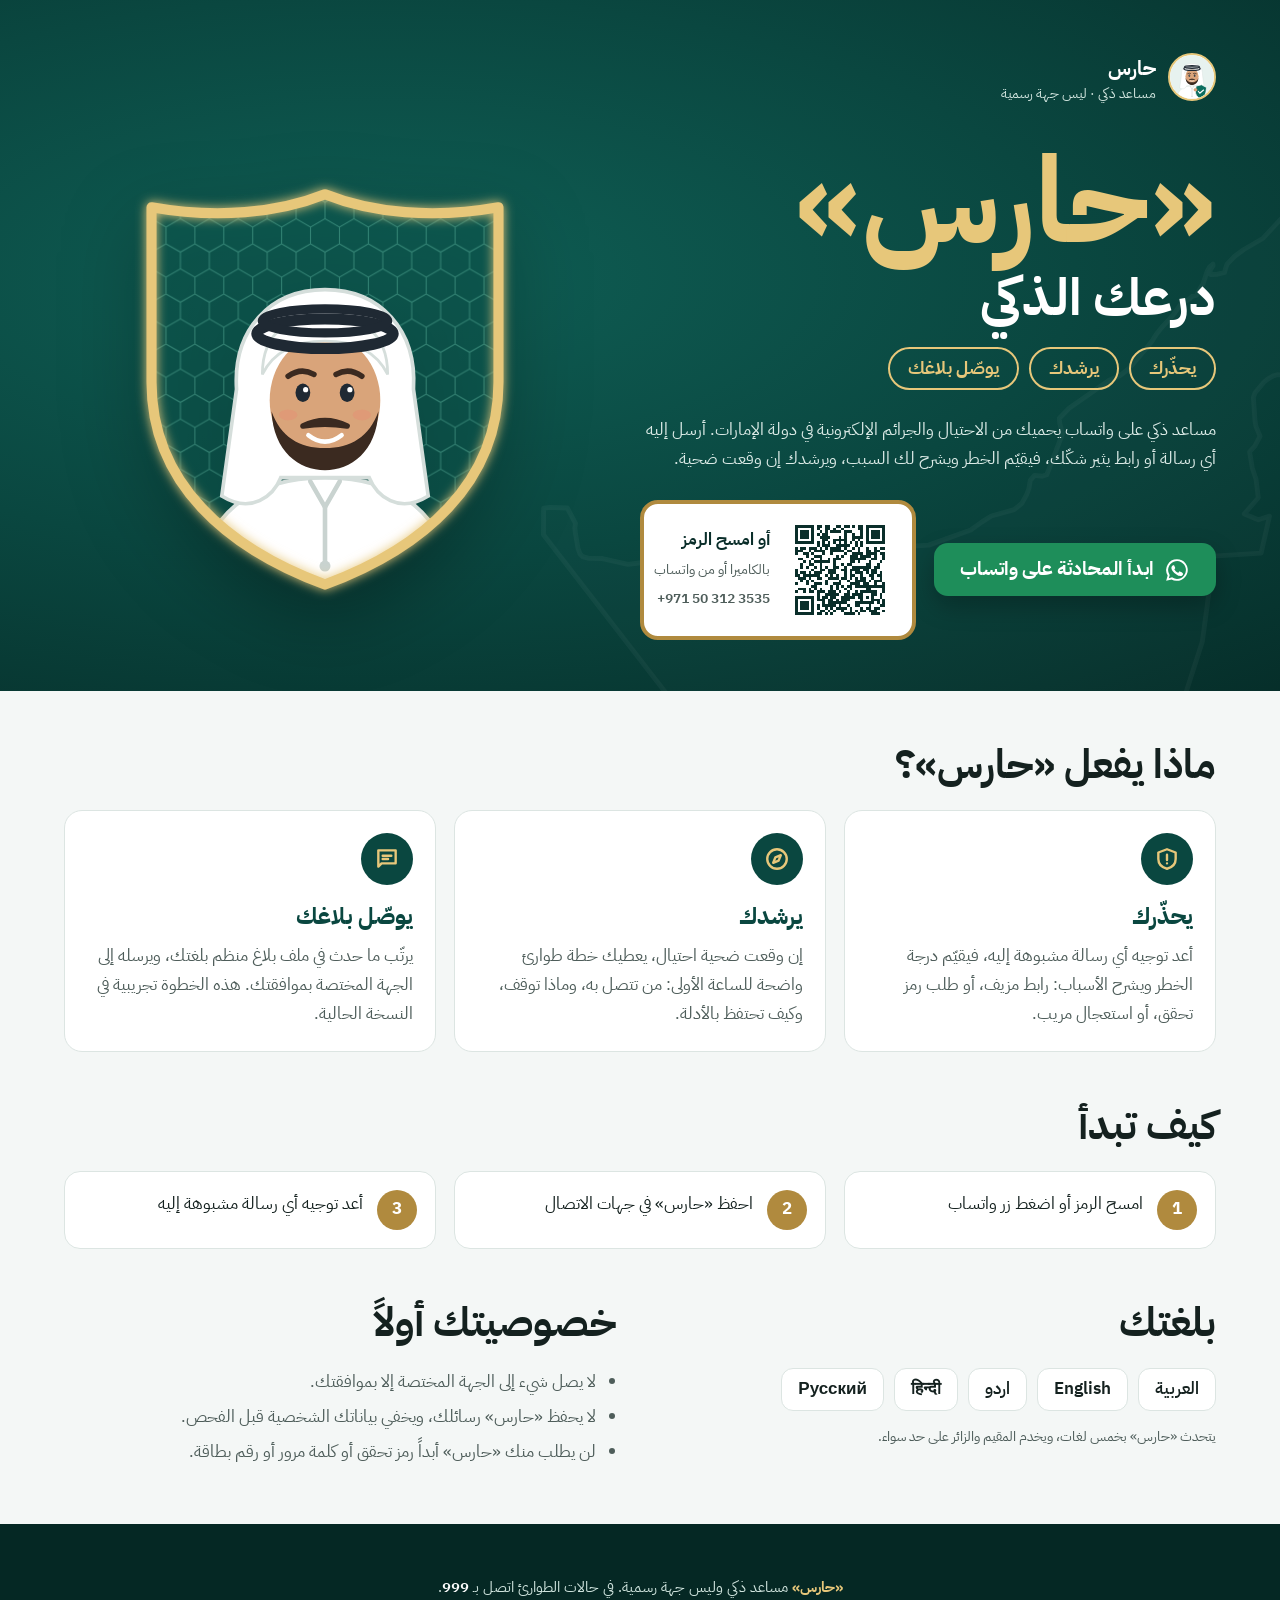
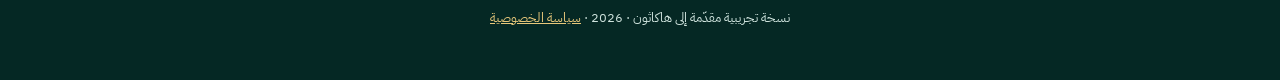
<file: docs/landing/index.html>
<!DOCTYPE html>
<html lang="ar" dir="rtl">
<head>
<meta charset="utf-8">
<meta name="viewport" content="width=device-width, initial-scale=1">
<title>«حارس» درعك الذكي</title>
<link rel="preconnect" href="https://fonts.googleapis.com">
<link rel="preconnect" href="https://fonts.gstatic.com" crossorigin>
<link href="https://fonts.googleapis.com/css2?family=IBM+Plex+Sans+Arabic:wght@400;500;600;700&display=swap" rel="stylesheet">
<style>
/* VOICE: calm, trustworthy, a public-safety campaign
   IDEA: the campaign poster itself, a golden shield guarding the country
   PICTURE: Haris inside the glowing shield, over the UAE outline
   COLOUR and TYPE: deep teal green ground, gold accent, white; IBM Plex Sans Arabic
   LAYOUT: one green hero band with the shield and the WhatsApp button, then three plain bands */
:root{color-scheme:light dark;--bg:light-dark(#F4F7F6,#0B1715);--ink:light-dark(#14211F,#E6EEEC);--muted:light-dark(#4E5D5A,#A9BAB6);--card:light-dark(#FFFFFF,#12211F);--line:light-dark(#DCE5E2,#24423D);--green:#0A4740;--deep:#052824;--gold:#E7C77A;--gold2:#B08A3E;--wa:#1E8E5A}
:root[data-theme=light]{color-scheme:light}:root[data-theme=dark]{color-scheme:dark}
*{box-sizing:border-box;min-width:0}
body{margin:0;background:var(--bg);color:var(--ink);font:17px/1.7 "IBM Plex Sans Arabic",Tahoma,sans-serif;overflow-x:clip}
a{color:inherit}
.band{padding:clamp(28px,4vw,64px) max(5vw,16px)}
.wrap{max-width:1180px;margin:0 auto}
.hero{background:radial-gradient(120% 90% at 30% 40%,#0F5F55 0%,var(--green) 45%,var(--deep) 100%);color:#fff;position:relative;overflow:hidden}
.hero .map{position:absolute;inset-inline-start:-6%;bottom:-18%;width:min(820px,95%);opacity:.12;pointer-events:none}
.top{display:flex;align-items:center;gap:12px;margin-bottom:clamp(18px,3vw,36px)}
.top img,.top .logo{width:48px;height:48px;border-radius:50%;background:#fff;border:2px solid var(--gold);flex:none;overflow:hidden}
.top b{font-size:20px}.top small{display:block;font-size:14px;color:#CFE3DD;line-height:1.3}
.grid{display:grid;grid-template-columns:minmax(0,1.05fr) minmax(0,.95fr);gap:clamp(20px,4vw,56px);align-items:center;position:relative}
h1{margin:0;font-size:clamp(64px,10vw,120px);line-height:1.05;color:var(--gold);font-weight:700}
.tag{font-size:clamp(32px,4.6vw,52px);font-weight:700;line-height:1.15;margin:4px 0 0}
.chips{display:flex;flex-wrap:wrap;gap:10px;margin:18px 0 26px;padding:0;list-style:none}
.chips li{border:2px solid var(--gold);color:var(--gold);border-radius:999px;padding:4px 18px;font-weight:700;font-size:18px}
.lead{max-width:34em;color:#DCEBE7;margin:0 0 26px}
.cta{display:flex;flex-wrap:wrap;align-items:center;gap:18px}
.btn{display:inline-flex;align-items:center;gap:10px;min-height:52px;padding:10px 26px;border-radius:14px;background:var(--wa);color:#fff;font-weight:700;font-size:19px;text-decoration:none;box-shadow:0 10px 24px rgba(0,0,0,.25);transition:transform .15s}
.btn:hover{transform:translateY(-2px)}.btn:focus-visible{outline:3px solid var(--gold);outline-offset:3px}
.btn svg{width:26px;height:26px;flex:none}
.num{direction:ltr;unicode-bidi:isolate;font-weight:600;color:#fff;white-space:nowrap}
.qr{display:flex;align-items:center;gap:14px;background:#fff;color:#0A2E2A;border:4px solid var(--gold2);border-radius:18px;padding:10px 16px 10px 10px}
.qr svg{width:112px;height:112px;display:block}.qr b{display:block;font-size:17px}.qr span{font-size:14px;color:#4E5D5A;line-height:1.4}
.pic{position:relative;display:grid;place-items:center}
.pic svg{width:min(100%,460px);height:auto;filter:drop-shadow(0 24px 40px rgba(0,0,0,.35))}
h2{font-size:clamp(28px,3.4vw,40px);line-height:1.15;margin:0 0 22px;color:var(--ink)}
.cards{display:grid;grid-template-columns:repeat(3,minmax(0,1fr));gap:18px;list-style:none;margin:0;padding:0}
.card{background:var(--card);border:1px solid var(--line);border-radius:18px;padding:22px}
.card h3{margin:0 0 6px;font-size:23px;color:light-dark(var(--green),var(--gold))}
.card p{margin:0;color:var(--muted)}
.ic{width:52px;height:52px;border-radius:50%;background:var(--green);display:grid;place-items:center;margin-bottom:12px}
.ic svg{width:26px;height:26px}
.steps{counter-reset:s;display:grid;grid-template-columns:repeat(3,minmax(0,1fr));gap:18px;list-style:none;margin:0;padding:0}
.steps li{display:flex;gap:14px;align-items:flex-start;background:var(--card);border:1px solid var(--line);border-radius:16px;padding:18px}
.steps li::before{counter-increment:s;content:counter(s);flex:none;width:40px;height:40px;border-radius:50%;background:var(--gold2);color:#fff;display:grid;place-items:center;font-weight:700}
.two{display:grid;grid-template-columns:minmax(0,1fr) minmax(0,1fr);gap:clamp(20px,4vw,48px)}
.langs{display:flex;flex-wrap:wrap;gap:10px;list-style:none;margin:0;padding:0}
.langs li{background:var(--card);border:1px solid var(--line);border-radius:12px;padding:6px 16px;font-weight:600}
.priv{margin:0;padding-inline-start:1.2em;color:var(--muted)}.priv li{margin-bottom:6px}
.note{font-size:14px;color:var(--muted);margin-top:14px}
footer{background:var(--deep);color:#CFE3DD;font-size:15px;text-align:center}
footer b{color:var(--gold)}
@media(max-width:860px){.grid{grid-template-columns:minmax(0,1fr)}.pic{order:-1}.pic svg{width:min(70%,320px)}.cards,.steps{grid-template-columns:minmax(0,1fr)}.two{grid-template-columns:minmax(0,1fr)}}
@media(prefers-reduced-motion:reduce){.btn{transition:none}}
</style>
</head>
<body>
<header class="band hero">
  <svg class="map" aria-hidden="true" xmlns="http://www.w3.org/2000/svg" viewBox="-8 -8 1016 805"><path d="M976.7 102.5 L988.9 108.8 L992.8 112.0 L997.3 129.1 L996.6 141.4 L995.5 151.6 L996.6 160.5 L998.8 169.7 L1000.0 174.6 L998.1 188.1 L995.0 224.7 L994.7 229.3 L994.8 232.1 L998.3 252.7 L993.8 253.3 L991.1 254.9 L990.2 256.7 L991.1 264.8 L991.3 267.6 L989.7 271.9 L983.7 274.8 L980.3 277.7 L978.9 280.6 L976.6 282.4 L967.6 286.0 L959.8 288.0 L957.9 297.9 L950.4 307.2 L942.2 308.6 L936.5 307.9 L933.9 306.5 L916.5 277.3 L920.2 273.0 L926.4 275.1 L931.1 278.6 L927.7 260.2 L925.2 255.8 L920.5 253.2 L915.6 252.1 L909.1 251.9 L904.3 253.3 L897.3 257.2 L892.6 261.2 L888.3 266.2 L881.7 274.1 L879.6 280.0 L881.7 309.8 L882.9 316.2 L887.9 328.1 L881.4 340.3 L874.9 347.4 L878.3 367.6 L882.9 381.4 L885.7 404.3 L868.4 424.3 L885.7 431.6 L899.6 427.1 L889.2 472.9 L830.7 476.7 L816.3 582.8 L755.5 772.0 L741.6 789.3 L208.4 719.4 L0.0 450.0 L0.2 417.1 L8.3 416.2 L29.7 417.0 L39.7 435.9 L38.9 441.8 L39.5 447.2 L42.7 466.5 L45.2 473.7 L48.5 477.2 L56.4 479.4 L73.1 479.6 L104.8 486.8 L130.1 483.6 L135.1 482.7 L139.9 481.3 L155.8 476.2 L177.3 464.7 L195.8 448.9 L208.0 432.9 L217.4 431.7 L223.1 438.6 L228.0 444.7 L247.8 445.5 L283.5 445.2 L306.8 448.9 L312.0 448.3 L325.6 445.6 L342.0 445.6 L363.1 453.2 L381.7 452.1 L391.1 452.4 L405.6 456.6 L411.3 460.6 L413.5 464.6 L417.7 466.6 L477.4 463.0 L529.4 444.3 L542.5 434.8 L554.9 426.9 L583.2 419.0 L592.7 411.3 L598.8 400.0 L601.5 392.8 L603.2 382.8 L608.4 376.6 L617.6 377.6 L623.6 375.8 L643.1 325.0 L639.7 312.1 L639.2 305.8 L651.2 293.4 L700.9 258.6 L713.4 253.4 L715.6 251.8 L722.5 246.6 L725.9 243.8 L739.1 228.4 L749.2 216.2 L752.0 212.7 L754.9 209.0 L757.3 204.9 L759.8 201.1 L767.0 192.2 L775.0 183.5 L780.1 178.0 L781.0 176.6 L789.1 165.3 L800.6 157.8 L803.6 154.8 L809.3 153.2 L814.8 142.8 L817.1 139.6 L820.0 130.9 L822.0 124.4 L825.2 118.6 L829.5 114.9 L829.7 116.6 L825.8 122.6 L826.5 127.7 L834.0 127.5 L843.8 125.2 L845.0 120.8 L847.0 114.8 L856.1 105.4 L867.8 96.7 L891.2 83.1 L925.6 46.1 L929.5 35.5 L935.8 13.2 L937.1 4.2 L952.4 0.0 L959.1 15.8 L955.0 40.2 L949.5 57.5 L949.8 79.8 L951.1 95.6 L953.6 96.4 L958.7 98.1 L970.1 104.7 L976.7 102.5 Z" fill="#FFFFFF" fill-opacity="0.08" stroke="#FFFFFF" stroke-opacity="0.32" stroke-width="6" stroke-linejoin="round"/></svg>
  <div class="wrap">
    <div class="top"><span class="logo" aria-hidden="true"><svg width="44" height="44" xmlns="http://www.w3.org/2000/svg" viewBox="0 0 200 200" role="img" aria-label="Haris">
  <title>Haris</title>
  <!-- background -->
  <circle cx="100" cy="100" r="100" fill="#E7F2EF"/>
  <clipPath id="c"><circle cx="100" cy="100" r="100"/></clipPath>
  <g clip-path="url(#c)">
    <!-- kandura (body) -->
    <path d="M30 200 C34 160 60 140 100 140 C140 140 166 160 170 200 Z" fill="#FFFFFF" stroke="#D5DEDB" stroke-width="2"/>
    <!-- collar and tassel -->
    <path d="M92 142 L100 156 L108 142" fill="none" stroke="#C9D3D0" stroke-width="2.5" stroke-linecap="round"/>
    <path d="M100 156 L100 186" stroke="#C9D3D0" stroke-width="2.5" stroke-linecap="round"/>
    <circle cx="100" cy="188" r="3" fill="#C9D3D0"/>
    <!-- ghutra (head scarf), back layer falling to the shoulders -->
    <path d="M52 92 C50 60 70 38 100 38 C130 38 150 60 148 92 L156 150 C140 160 128 150 124 140 L76 140 C72 150 60 160 44 150 Z" fill="#FFFFFF" stroke="#D5DEDB" stroke-width="2"/>
    <!-- face -->
    <ellipse cx="100" cy="98" rx="30" ry="35" fill="#D9A47A"/>
    <!-- ears hidden by ghutra; ghutra edge framing the face -->
    <path d="M66 84 C66 60 82 52 100 52 C118 52 134 60 134 84 C128 72 116 66 100 66 C84 66 72 72 66 84 Z" fill="#FFFFFF" stroke="#D5DEDB" stroke-width="1.5"/>
    <!-- agal (black cord) -->
    <ellipse cx="100" cy="62" rx="37" ry="8" fill="none" stroke="#1F2933" stroke-width="6"/>
    <ellipse cx="100" cy="55" rx="34" ry="6.5" fill="none" stroke="#1F2933" stroke-width="5"/>
    <!-- eyebrows -->
    <path d="M80 85 Q87 80 94 84" fill="none" stroke="#3B2A20" stroke-width="3" stroke-linecap="round"/>
    <path d="M106 84 Q113 80 120 85" fill="none" stroke="#3B2A20" stroke-width="3" stroke-linecap="round"/>
    <!-- eyes -->
    <ellipse cx="88" cy="94" rx="4" ry="5" fill="#1F2933"/>
    <ellipse cx="112" cy="94" rx="4" ry="5" fill="#1F2933"/>
    <circle cx="89.5" cy="92.3" r="1.4" fill="#FFFFFF"/>
    <circle cx="113.5" cy="92.3" r="1.4" fill="#FFFFFF"/>
    <!-- cheeks -->
    <ellipse cx="80" cy="106" rx="5" ry="3" fill="#E58E73" opacity=".45"/>
    <ellipse cx="120" cy="106" rx="5" ry="3" fill="#E58E73" opacity=".45"/>
    <!-- beard and moustache -->
    <path d="M71 104 C72 126 86 136 100 136 C114 136 128 126 129 104 C124 118 114 124 100 124 C86 124 76 118 71 104 Z" fill="#3B2A20"/>
    <path d="M88 112 Q100 106 112 112 Q100 110 88 112 Z" fill="#3B2A20" stroke="#3B2A20" stroke-width="3" stroke-linejoin="round"/>
    <!-- smile -->
    <path d="M91 117 Q100 124 109 117" fill="none" stroke="#FFFFFF" stroke-width="2.5" stroke-linecap="round"/>
    <!-- shield held in front -->
    <g transform="translate(118 132) rotate(8)">
      <path d="M26 0 L50 9 L50 30 C50 46 39 57 26 62 C13 57 2 46 2 30 L2 9 Z" fill="#0B6E5F" stroke="#FFFFFF" stroke-width="3"/>
      <path d="M15 31 L23 39 L38 22" fill="none" stroke="#FFFFFF" stroke-width="5" stroke-linecap="round" stroke-linejoin="round"/>
    </g>
    <!-- hand holding the shield -->
    <ellipse cx="116" cy="158" rx="8" ry="7" fill="#D9A47A" stroke="#C48A60" stroke-width="1"/>
  </g>
</svg>
</span><div><b>حارس</b><small>مساعد ذكي · ليس جهة رسمية</small></div></div>
    <div class="grid">
      <div>
        <h1>«حارس»</h1>
        <p class="tag">درعك الذكي</p>
        <ul class="chips" aria-label="ما يفعله حارس"><li>يحذّرك</li><li>يرشدك</li><li>يوصّل بلاغك</li></ul>
        <p class="lead">مساعد ذكي على واتساب يحميك من الاحتيال والجرائم الإلكترونية في دولة الإمارات. أرسل إليه أي رسالة أو رابط يثير شكّك، فيقيّم الخطر ويشرح لك السبب، ويرشدك إن وقعت ضحية.</p>
        <div class="cta">
          <a class="btn" href="https://wa.me/message/ZQRY2FJGR3KFN1" rel="noopener"><svg viewBox="0 0 24 24" fill="#fff" aria-hidden="true"><path d="M12 2a10 10 0 0 0-8.6 15.1L2 22l5-1.3A10 10 0 1 0 12 2zm0 18.2a8.2 8.2 0 0 1-4.2-1.2l-.3-.2-3 .8.8-2.9-.2-.3A8.2 8.2 0 1 1 12 20.2zm4.5-6.1c-.2-.1-1.5-.7-1.7-.8s-.4-.1-.6.1-.6.8-.8 1-.3.2-.5.1a6.7 6.7 0 0 1-3.3-2.9c-.2-.4.2-.4.7-1.3.1-.2 0-.3 0-.4l-.8-1.8c-.2-.5-.4-.4-.6-.4h-.5a1 1 0 0 0-.7.3 3 3 0 0 0-.9 2.2 5.2 5.2 0 0 0 1.1 2.7 11.9 11.9 0 0 0 4.6 4c1.7.7 2.4.8 3.2.7.5-.1 1.5-.6 1.7-1.2s.2-1.1.2-1.2-.2-.2-.4-.3z"/></svg>ابدأ المحادثة على واتساب</a>
          <div class="qr"><svg role="img" aria-label="رمز واتساب الرسمي لفتح محادثة حارس" xmlns="http://www.w3.org/2000/svg" viewBox="-4 -4 41 41" shape-rendering="crispEdges"><rect x="-4" y="-4" width="41" height="41" fill="#ffffff"/><path fill="#0A2E2A" d="M0 0h7v1h-7zM8 0h2v1h-2zM11 0h2v1h-2zM15 0h2v1h-2zM18 0h2v1h-2zM21 0h1v1h-1zM23 0h2v1h-2zM26 0h7v1h-7zM0 1h1v1h-1zM6 1h1v1h-1zM8 1h1v1h-1zM11 1h2v1h-2zM14 1h1v1h-1zM17 1h1v1h-1zM23 1h2v1h-2zM26 1h1v1h-1zM32 1h1v1h-1zM0 2h1v1h-1zM2 2h3v1h-3zM6 2h1v1h-1zM9 2h1v1h-1zM11 2h1v1h-1zM13 2h4v1h-4zM18 2h3v1h-3zM24 2h1v1h-1zM26 2h1v1h-1zM28 2h3v1h-3zM32 2h1v1h-1zM0 3h1v1h-1zM2 3h3v1h-3zM6 3h1v1h-1zM8 3h1v1h-1zM10 3h2v1h-2zM18 3h1v1h-1zM21 3h1v1h-1zM24 3h1v1h-1zM26 3h1v1h-1zM28 3h3v1h-3zM32 3h1v1h-1zM0 4h1v1h-1zM2 4h3v1h-3zM6 4h1v1h-1zM9 4h4v1h-4zM16 4h1v1h-1zM18 4h1v1h-1zM21 4h4v1h-4zM26 4h1v1h-1zM28 4h3v1h-3zM32 4h1v1h-1zM0 5h1v1h-1zM6 5h1v1h-1zM10 5h2v1h-2zM14 5h5v1h-5zM21 5h1v1h-1zM23 5h1v1h-1zM26 5h1v1h-1zM32 5h1v1h-1zM0 6h7v1h-7zM8 6h1v1h-1zM10 6h1v1h-1zM12 6h1v1h-1zM14 6h1v1h-1zM16 6h1v1h-1zM18 6h1v1h-1zM20 6h1v1h-1zM22 6h1v1h-1zM24 6h1v1h-1zM26 6h7v1h-7zM8 7h1v1h-1zM10 7h3v1h-3zM15 7h5v1h-5zM22 7h1v1h-1zM24 7h1v1h-1zM0 8h1v1h-1zM2 8h2v1h-2zM5 8h3v1h-3zM9 8h1v1h-1zM11 8h1v1h-1zM13 8h4v1h-4zM18 8h1v1h-1zM21 8h1v1h-1zM23 8h1v1h-1zM26 8h1v1h-1zM29 8h1v1h-1zM31 8h2v1h-2zM0 9h3v1h-3zM5 9h1v1h-1zM7 9h4v1h-4zM13 9h5v1h-5zM19 9h2v1h-2zM23 9h1v1h-1zM26 9h2v1h-2zM29 9h2v1h-2zM0 10h1v1h-1zM3 10h2v1h-2zM6 10h1v1h-1zM10 10h1v1h-1zM13 10h1v1h-1zM18 10h1v1h-1zM21 10h4v1h-4zM26 10h4v1h-4zM31 10h2v1h-2zM4 11h1v1h-1zM7 11h3v1h-3zM15 11h1v1h-1zM17 11h1v1h-1zM20 11h3v1h-3zM24 11h4v1h-4zM29 11h1v1h-1zM32 11h1v1h-1zM1 12h2v1h-2zM6 12h1v1h-1zM9 12h1v1h-1zM12 12h1v1h-1zM14 12h3v1h-3zM20 12h6v1h-6zM28 12h2v1h-2zM32 12h1v1h-1zM3 13h1v1h-1zM5 13h1v1h-1zM7 13h6v1h-6zM14 13h1v1h-1zM20 13h2v1h-2zM23 13h1v1h-1zM27 13h1v1h-1zM31 13h1v1h-1zM2 14h1v1h-1zM5 14h2v1h-2zM9 14h1v1h-1zM14 14h1v1h-1zM17 14h1v1h-1zM19 14h2v1h-2zM26 14h2v1h-2zM30 14h1v1h-1zM2 15h1v1h-1zM4 15h1v1h-1zM7 15h1v1h-1zM9 15h1v1h-1zM11 15h1v1h-1zM14 15h2v1h-2zM18 15h1v1h-1zM21 15h7v1h-7zM29 15h2v1h-2zM0 16h1v1h-1zM6 16h1v1h-1zM9 16h2v1h-2zM12 16h3v1h-3zM17 16h2v1h-2zM20 16h4v1h-4zM25 16h2v1h-2zM28 16h2v1h-2zM0 17h1v1h-1zM2 17h2v1h-2zM5 17h1v1h-1zM7 17h3v1h-3zM12 17h3v1h-3zM18 17h1v1h-1zM20 17h1v1h-1zM22 17h3v1h-3zM26 17h1v1h-1zM28 17h2v1h-2zM31 17h1v1h-1zM0 18h2v1h-2zM3 18h6v1h-6zM11 18h1v1h-1zM13 18h1v1h-1zM15 18h1v1h-1zM18 18h1v1h-1zM20 18h2v1h-2zM24 18h1v1h-1zM27 18h2v1h-2zM30 18h2v1h-2zM1 19h3v1h-3zM5 19h1v1h-1zM8 19h2v1h-2zM12 19h4v1h-4zM17 19h2v1h-2zM20 19h1v1h-1zM22 19h1v1h-1zM24 19h2v1h-2zM28 19h1v1h-1zM31 19h1v1h-1zM2 20h1v1h-1zM4 20h1v1h-1zM6 20h1v1h-1zM11 20h1v1h-1zM16 20h1v1h-1zM19 20h1v1h-1zM22 20h4v1h-4zM27 20h1v1h-1zM29 20h3v1h-3zM0 21h1v1h-1zM4 21h1v1h-1zM7 21h3v1h-3zM11 21h1v1h-1zM14 21h3v1h-3zM20 21h4v1h-4zM25 21h2v1h-2zM29 21h1v1h-1zM32 21h1v1h-1zM6 22h2v1h-2zM13 22h1v1h-1zM15 22h1v1h-1zM17 22h1v1h-1zM19 22h2v1h-2zM22 22h11v1h-11zM1 23h3v1h-3zM5 23h1v1h-1zM7 23h1v1h-1zM9 23h1v1h-1zM13 23h1v1h-1zM15 23h1v1h-1zM18 23h1v1h-1zM20 23h1v1h-1zM26 23h2v1h-2zM32 23h1v1h-1zM0 24h1v1h-1zM3 24h1v1h-1zM5 24h2v1h-2zM8 24h3v1h-3zM12 24h3v1h-3zM16 24h1v1h-1zM19 24h1v1h-1zM22 24h1v1h-1zM24 24h6v1h-6zM32 24h1v1h-1zM8 25h1v1h-1zM11 25h5v1h-5zM18 25h2v1h-2zM21 25h4v1h-4zM28 25h2v1h-2zM31 25h1v1h-1zM0 26h7v1h-7zM8 26h1v1h-1zM10 26h2v1h-2zM13 26h2v1h-2zM17 26h5v1h-5zM23 26h2v1h-2zM26 26h1v1h-1zM28 26h1v1h-1zM31 26h1v1h-1zM0 27h1v1h-1zM6 27h1v1h-1zM8 27h3v1h-3zM12 27h2v1h-2zM15 27h1v1h-1zM17 27h3v1h-3zM24 27h1v1h-1zM28 27h3v1h-3zM32 27h1v1h-1zM0 28h1v1h-1zM2 28h3v1h-3zM6 28h1v1h-1zM10 28h1v1h-1zM12 28h7v1h-7zM22 28h7v1h-7zM30 28h1v1h-1zM32 28h1v1h-1zM0 29h1v1h-1zM2 29h3v1h-3zM6 29h1v1h-1zM8 29h1v1h-1zM10 29h5v1h-5zM16 29h1v1h-1zM19 29h1v1h-1zM22 29h2v1h-2zM27 29h1v1h-1zM31 29h2v1h-2zM0 30h1v1h-1zM2 30h3v1h-3zM6 30h1v1h-1zM8 30h1v1h-1zM11 30h1v1h-1zM13 30h1v1h-1zM15 30h4v1h-4zM20 30h1v1h-1zM24 30h1v1h-1zM26 30h2v1h-2zM29 30h2v1h-2zM0 31h1v1h-1zM6 31h1v1h-1zM9 31h2v1h-2zM12 31h1v1h-1zM14 31h1v1h-1zM17 31h1v1h-1zM20 31h1v1h-1zM22 31h1v1h-1zM24 31h2v1h-2zM27 31h3v1h-3zM32 31h1v1h-1zM0 32h7v1h-7zM8 32h2v1h-2zM11 32h1v1h-1zM13 32h1v1h-1zM18 32h4v1h-4zM23 32h1v1h-1zM28 32h3v1h-3z"/></svg>

<div><b>أو امسح الرمز</b><span>بالكاميرا أو من واتساب<br><span class="num">+971 50 312 3535</span></span></div></div>
        </div>
      </div>
      <div class="pic"><svg xmlns="http://www.w3.org/2000/svg" viewBox="40 40 560 600" role="img" aria-label="حارس داخل درع ذهبي ذكي">
<defs>
<radialGradient id="bg" cx=".5" cy=".45" r=".7"><stop offset="0" stop-color="#0F5F55"/><stop offset="1" stop-color="#052824"/></radialGradient>
<pattern id="hex" width="40" height="69.3" patternUnits="userSpaceOnUse"><path d="M20 0 L40 11.5 L40 34.6 L20 46.2 L0 34.6 L0 11.5 Z M20 46.2 L20 69.3" fill="none" stroke="#7FE0C3" stroke-width="1.4" opacity=".35"/></pattern>
<filter id="glow" x="-20%" y="-20%" width="140%" height="140%"><feGaussianBlur stdDeviation="7" result="b"/><feMerge><feMergeNode in="b"/><feMergeNode in="SourceGraphic"/></feMerge></filter>
<clipPath id="sh"><path d="M320 70 C385 96 470 104 560 88 L560 330 C560 470 455 560 320 610 C185 560 80 470 80 330 L80 88 C170 104 255 96 320 70 Z"/></clipPath>
</defs>

<g transform="translate(320 340) scale(.88) translate(-320 -340)"><path d="M320 70 C385 96 470 104 560 88 L560 330 C560 470 455 560 320 610 C185 560 80 470 80 330 L80 88 C170 104 255 96 320 70 Z" fill="#0E5A50" opacity=".55"/>
<path d="M320 70 C385 96 470 104 560 88 L560 330 C560 470 455 560 320 610 C185 560 80 470 80 330 L80 88 C170 104 255 96 320 70 Z" fill="url(#hex)"/>
<g clip-path="url(#sh)"><g transform="translate(320 360) scale(2.55) translate(-100 -100)">
    <!-- kandura (body) -->
    <path d="M30 200 C34 160 60 140 100 140 C140 140 166 160 170 200 Z" fill="#FFFFFF" stroke="#D5DEDB" stroke-width="2"/>
    <!-- collar and tassel -->
    <path d="M92 142 L100 156 L108 142" fill="none" stroke="#C9D3D0" stroke-width="2.5" stroke-linecap="round"/>
    <path d="M100 156 L100 186" stroke="#C9D3D0" stroke-width="2.5" stroke-linecap="round"/>
    <circle cx="100" cy="188" r="3" fill="#C9D3D0"/>
    <!-- ghutra (head scarf), back layer falling to the shoulders -->
    <path d="M52 92 C50 60 70 38 100 38 C130 38 150 60 148 92 L156 150 C140 160 128 150 124 140 L76 140 C72 150 60 160 44 150 Z" fill="#FFFFFF" stroke="#D5DEDB" stroke-width="2"/>
    <!-- face -->
    <ellipse cx="100" cy="98" rx="30" ry="35" fill="#D9A47A"/>
    <!-- ears hidden by ghutra; ghutra edge framing the face -->
    <path d="M66 84 C66 60 82 52 100 52 C118 52 134 60 134 84 C128 72 116 66 100 66 C84 66 72 72 66 84 Z" fill="#FFFFFF" stroke="#D5DEDB" stroke-width="1.5"/>
    <!-- agal (black cord) -->
    <ellipse cx="100" cy="62" rx="37" ry="8" fill="none" stroke="#1F2933" stroke-width="6"/>
    <ellipse cx="100" cy="55" rx="34" ry="6.5" fill="none" stroke="#1F2933" stroke-width="5"/>
    <!-- eyebrows -->
    <path d="M80 85 Q87 80 94 84" fill="none" stroke="#3B2A20" stroke-width="3" stroke-linecap="round"/>
    <path d="M106 84 Q113 80 120 85" fill="none" stroke="#3B2A20" stroke-width="3" stroke-linecap="round"/>
    <!-- eyes -->
    <ellipse cx="88" cy="94" rx="4" ry="5" fill="#1F2933"/>
    <ellipse cx="112" cy="94" rx="4" ry="5" fill="#1F2933"/>
    <circle cx="89.5" cy="92.3" r="1.4" fill="#FFFFFF"/>
    <circle cx="113.5" cy="92.3" r="1.4" fill="#FFFFFF"/>
    <!-- cheeks -->
    <ellipse cx="80" cy="106" rx="5" ry="3" fill="#E58E73" opacity=".45"/>
    <ellipse cx="120" cy="106" rx="5" ry="3" fill="#E58E73" opacity=".45"/>
    <!-- beard and moustache -->
    <path d="M71 104 C72 126 86 136 100 136 C114 136 128 126 129 104 C124 118 114 124 100 124 C86 124 76 118 71 104 Z" fill="#3B2A20"/>
    <path d="M88 112 Q100 106 112 112 Q100 110 88 112 Z" fill="#3B2A20" stroke="#3B2A20" stroke-width="3" stroke-linejoin="round"/>
    <!-- smile -->
    <path d="M91 117 Q100 124 109 117" fill="none" stroke="#FFFFFF" stroke-width="2.5" stroke-linecap="round"/>
    </g></g>
<path d="M320 70 C385 96 470 104 560 88 L560 330 C560 470 455 560 320 610 C185 560 80 470 80 330 L80 88 C170 104 255 96 320 70 Z" fill="none" stroke="#E7C77A" stroke-width="14" stroke-linejoin="round" filter="url(#glow)"/>
</g></svg></div>
    </div>
  </div>
</header>

<main>
<section class="band"><div class="wrap">
  <h2>ماذا يفعل «حارس»؟</h2>
  <ul class="cards">
    <li class="card"><div class="ic"><svg viewBox="0 0 24 24" fill="none" stroke="#E7C77A" stroke-width="2.2" stroke-linecap="round" stroke-linejoin="round"><path d="M12 3 4 6v6c0 4.5 3.4 7.8 8 9 4.6-1.2 8-4.5 8-9V6z"/><path d="M12 8v5M12 16h.01"/></svg></div><h3>يحذّرك</h3><p>أعد توجيه أي رسالة مشبوهة إليه، فيقيّم درجة الخطر ويشرح الأسباب: رابط مزيف، أو طلب رمز تحقق، أو استعجال مريب.</p></li>
    <li class="card"><div class="ic"><svg viewBox="0 0 24 24" fill="none" stroke="#E7C77A" stroke-width="2.2" stroke-linecap="round" stroke-linejoin="round"><circle cx="12" cy="12" r="9"/><path d="m15.5 8.5-2 5-5 2 2-5z"/></svg></div><h3>يرشدك</h3><p>إن وقعت ضحية احتيال، يعطيك خطة طوارئ واضحة للساعة الأولى: من تتصل به، وماذا توقف، وكيف تحتفظ بالأدلة.</p></li>
    <li class="card"><div class="ic"><svg viewBox="0 0 24 24" fill="none" stroke="#E7C77A" stroke-width="2.2" stroke-linecap="round" stroke-linejoin="round"><path d="M4 4h16v12H7l-3 3z"/><path d="M8 9h8M8 12h5"/></svg></div><h3>يوصّل بلاغك</h3><p>يرتّب ما حدث في ملف بلاغ منظم بلغتك، ويرسله إلى الجهة المختصة بموافقتك. هذه الخطوة تجريبية في النسخة الحالية.</p></li>
  </ul>
</div></section>

<section class="band" style="padding-top:0"><div class="wrap">
  <h2>كيف تبدأ</h2>
  <ol class="steps">
    <li>امسح الرمز أو اضغط زر واتساب</li>
    <li>احفظ «حارس» في جهات الاتصال</li>
    <li>أعد توجيه أي رسالة مشبوهة إليه</li>
  </ol>
</div></section>

<section class="band" style="padding-top:0"><div class="wrap two">
  <div><h2>بلغتك</h2><ul class="langs"><li>العربية</li><li>English</li><li>اردو</li><li>हिन्दी</li><li>Русский</li></ul>
  <p class="note">يتحدث «حارس» بخمس لغات، ويخدم المقيم والزائر على حد سواء.</p></div>
  <div><h2>خصوصيتك أولاً</h2><ul class="priv">
    <li>لا يصل شيء إلى الجهة المختصة إلا بموافقتك.</li>
    <li>لا يحفظ «حارس» رسائلك، ويخفي بياناتك الشخصية قبل الفحص.</li>
    <li>لن يطلب منك «حارس» أبداً رمز تحقق أو كلمة مرور أو رقم بطاقة.</li>
  </ul></div>
</div></section>
</main>

<footer class="band">
  <p style="margin:0"><b>«حارس»</b> مساعد ذكي وليس جهة رسمية. في حالات الطوارئ اتصل بـ <span class="num" style="color:#fff">999</span>.</p>
  <p style="margin:6px 0 0;font-size:13px">نسخة تجريبية مقدّمة إلى هاكاثون · 2026 · <a href="https://claude.ai/artifact/HpRi1s6ufj1npsur4Z5CoJ" style="color:#E7C77A">سياسة الخصوصية</a></p>
</footer>
</body>
</html>
</file>
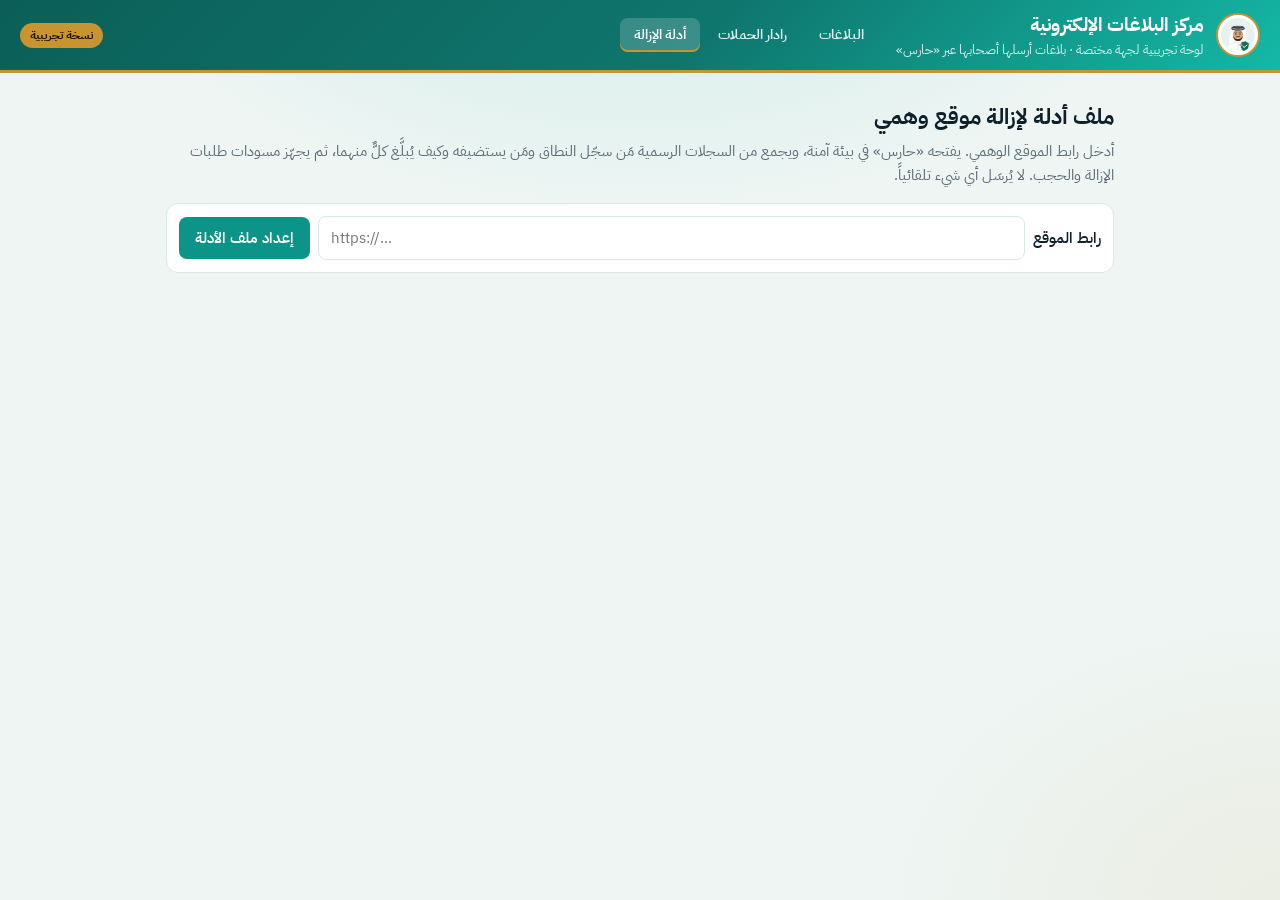
<file: frontend/evidence.html>
<!DOCTYPE html>
<html lang="ar" dir="rtl">
<head>
  <meta charset="utf-8">
  <meta name="viewport" content="width=device-width, initial-scale=1">
  <meta name="robots" content="noindex, nofollow">
  <title>ملف أدلة الإزالة | لوحة الجهة المختصة</title>
  <link rel="icon" href="haris.svg" type="image/svg+xml">
  <link rel="preconnect" href="https://fonts.googleapis.com">
  <link rel="preconnect" href="https://fonts.gstatic.com" crossorigin>
  <link href="https://fonts.googleapis.com/css2?family=IBM+Plex+Sans+Arabic:wght@400;500;600;700&display=swap" rel="stylesheet">
  <link rel="stylesheet" href="ops.css?v=20261123">
  <link rel="stylesheet" href="evidence.css?v=20261123">
  <link rel="stylesheet" href="splash.css?v=20261124a">
</head>
<body>
  <div id="splash" class="splash" aria-hidden="true" data-key="haris-splash-ops" data-title="حارس" data-line="ملف أدلة إزالة المواقع الوهمية" data-small="نموذج تجريبي للجهة المختصة · ليس تابعاً لأي جهة حكومية"></div>
  <script src="splash.js?v=20261124b"></script>
  <header class="ops-top">
    <div class="brand">
      <span class="seal"><img src="haris.svg" alt="" width="34" height="34"></span>
      <div>
        <h1>مركز البلاغات الإلكترونية</h1>
        <p>لوحة تجريبية لجهة مختصة · بلاغات أرسلها أصحابها عبر «حارس»</p>
      </div>
    </div>
    <nav class="tabs" aria-label="أقسام اللوحة">
      <a href="reports.html">البلاغات</a>
      <a href="authority.html">رادار الحملات</a>
      <a href="evidence.html" aria-current="page">أدلة الإزالة</a>
    </nav>
    <div class="status-strip">
      <span class="demo">نسخة تجريبية</span>
    </div>
  </header>

  <main class="ev">
    <h2>ملف أدلة لإزالة موقع وهمي</h2>
    <p class="ev-lead">أدخل رابط الموقع الوهمي. يفتحه «حارس» في بيئة آمنة، ويجمع من السجلات الرسمية مَن سجّل النطاق ومَن يستضيفه وكيف يُبلَّغ كلٌّ منهما، ثم يجهّز مسودات طلبات الإزالة والحجب. لا يُرسَل أي شيء تلقائياً.</p>

    <form id="login" class="login" hidden>
      <label for="token">رمز الدخول للجهة المختصة</label>
      <input id="token" type="password" autocomplete="off">
      <button type="submit">دخول</button>
      <p id="login-error" class="err" role="alert"></p>
    </form>

    <form id="ask" class="ev-ask">
      <label for="url">رابط الموقع</label>
      <input id="url" type="url" dir="ltr" placeholder="https://…" required>
      <button type="submit" id="go">إعداد ملف الأدلة</button>
    </form>
    <p id="status" class="ev-status" role="status" aria-live="polite"></p>

    <section id="file" class="ev-file" hidden></section>
  </main>
  <script src="evidence.js?v=20261123"></script>
</body>
</html>
</file>
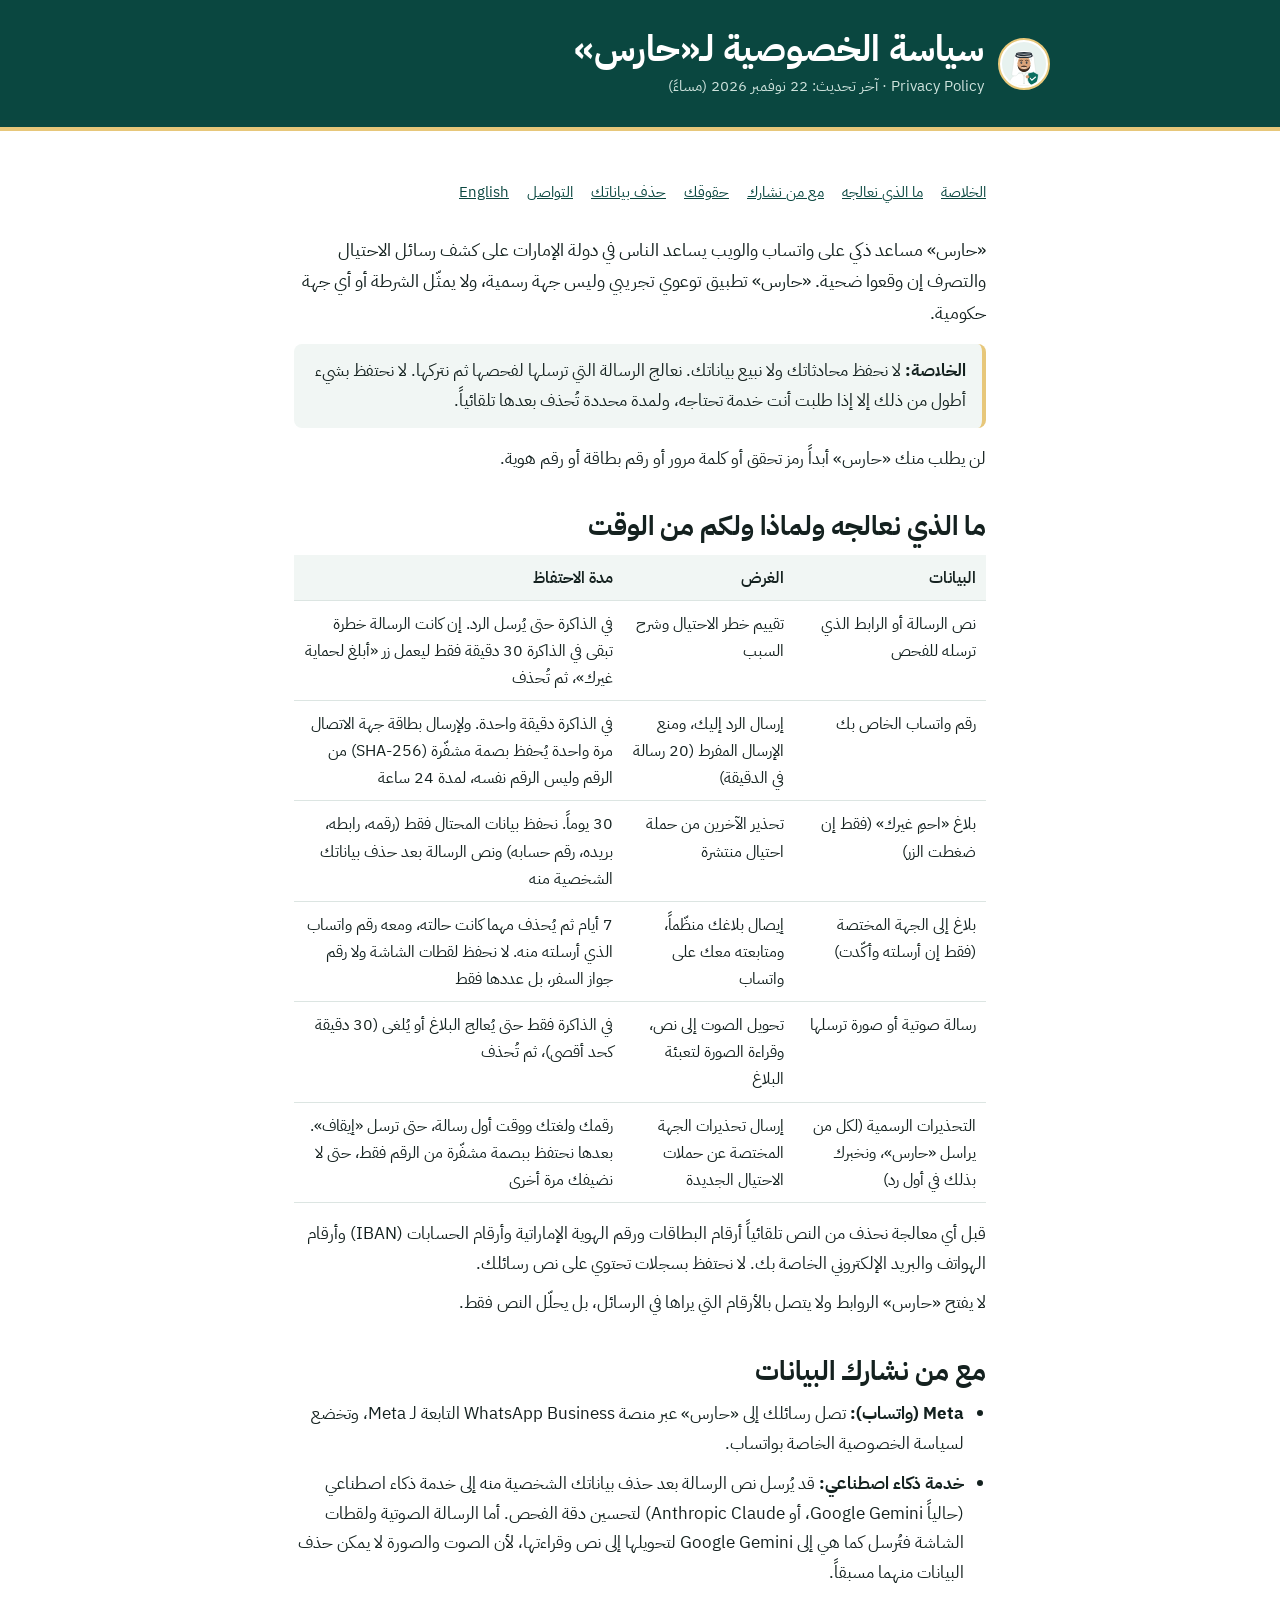
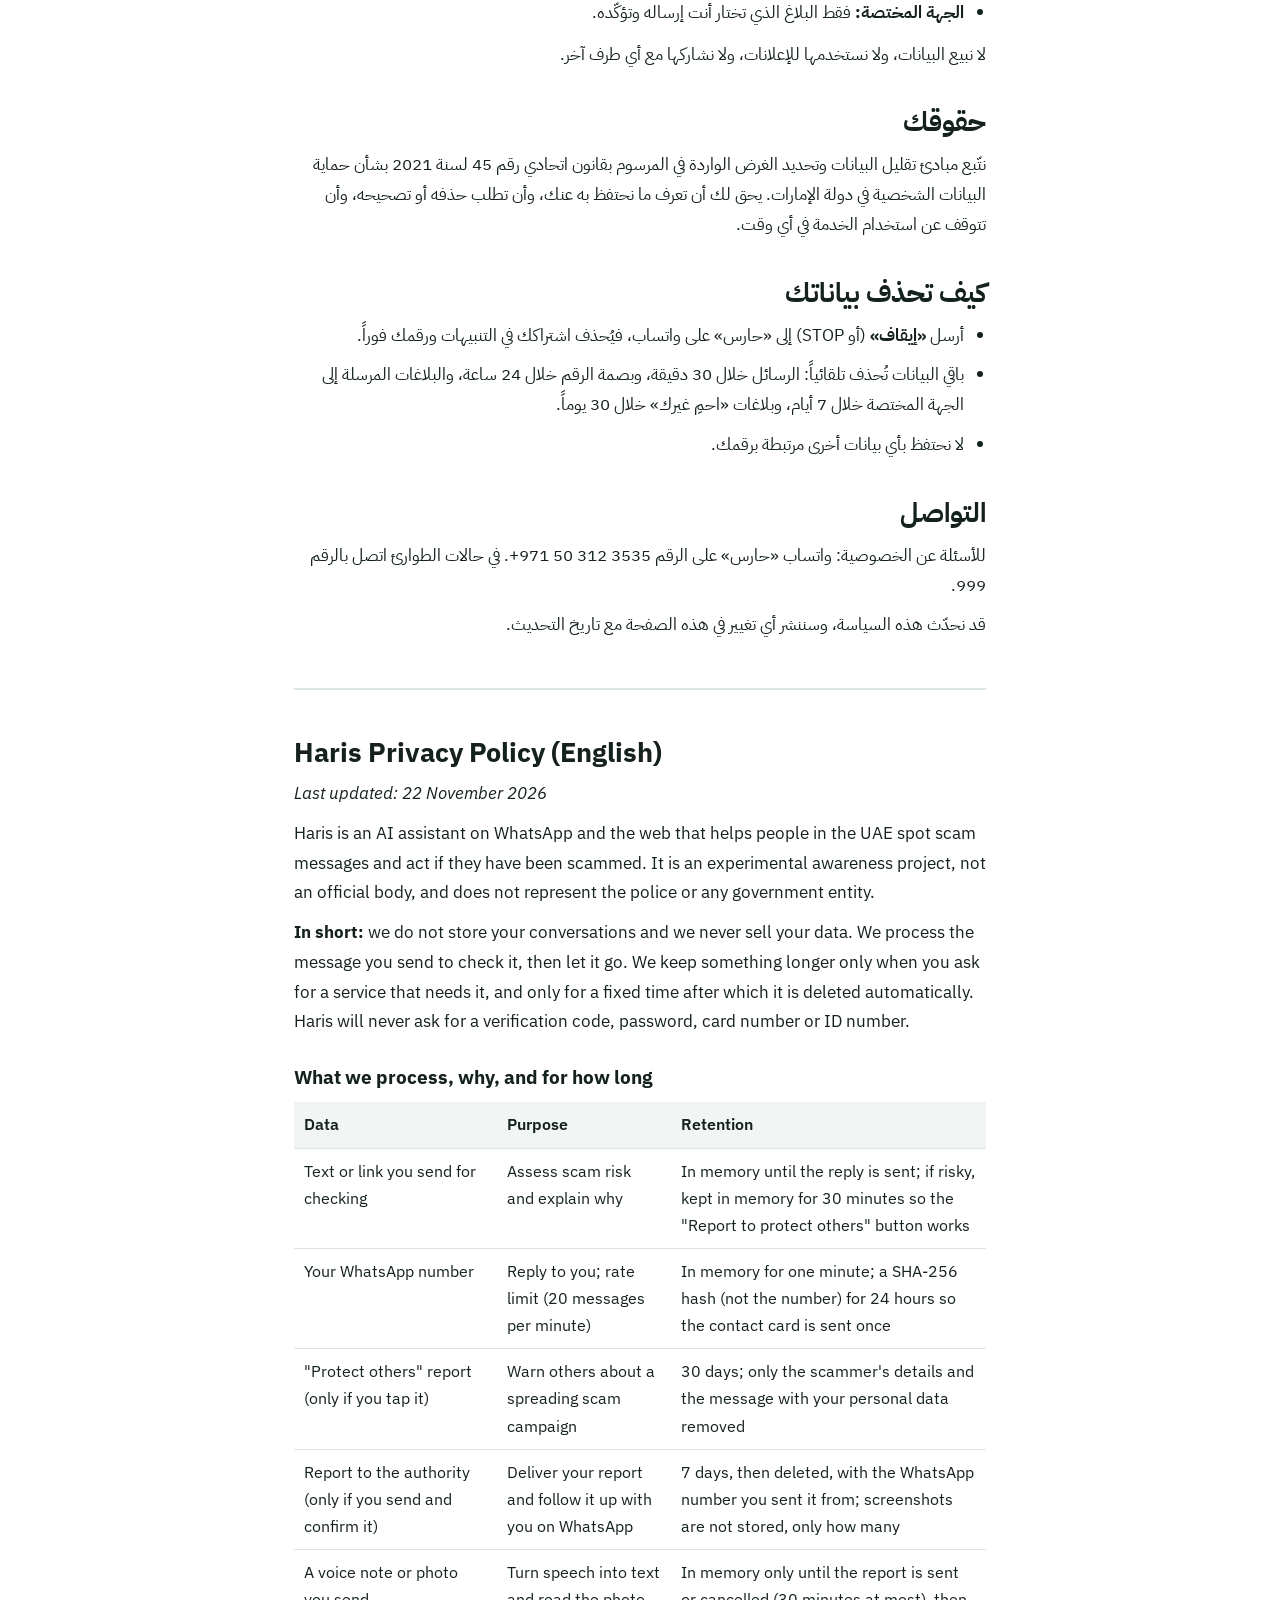
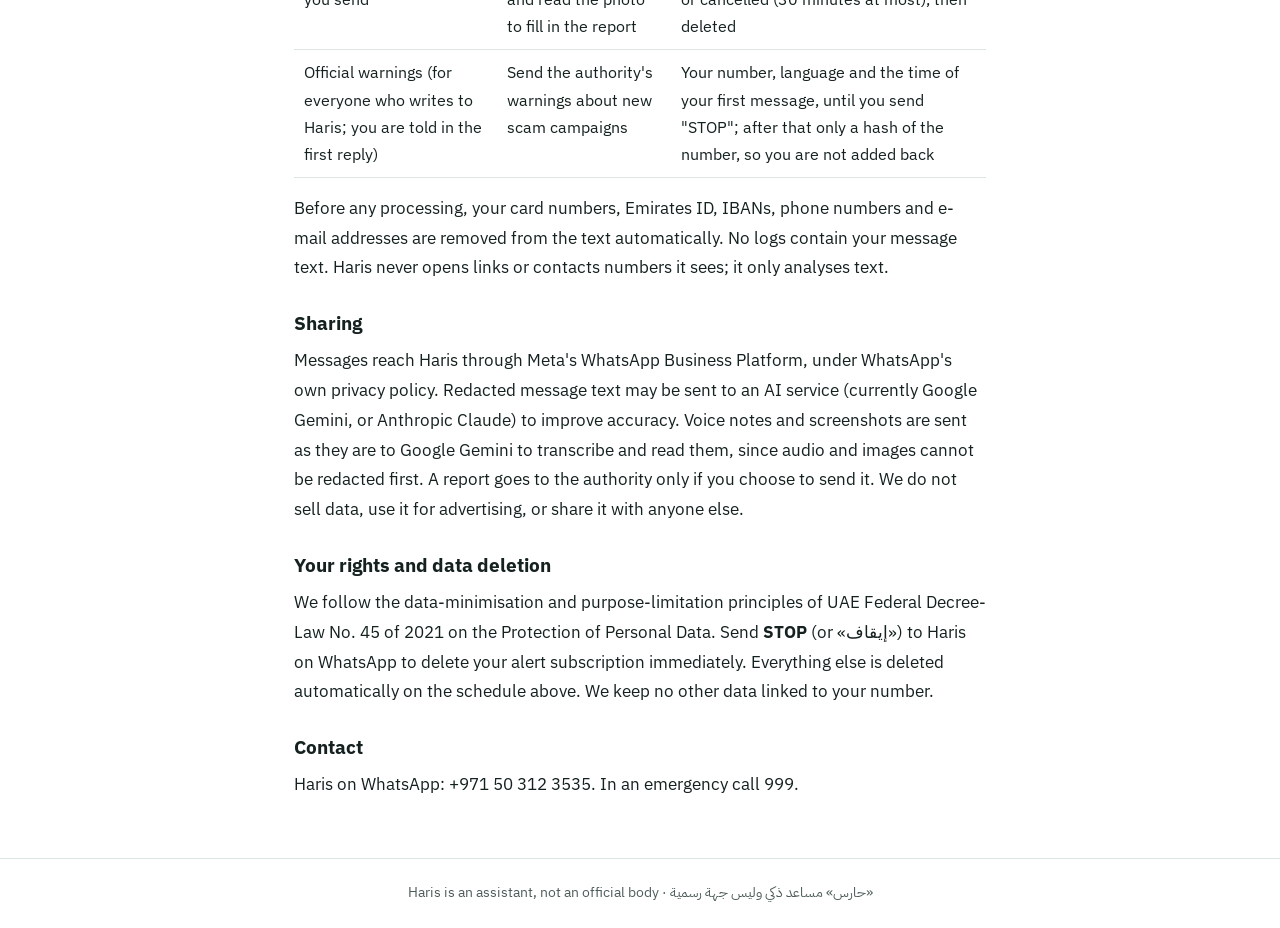
<file: docs/landing/privacy.html>
<!DOCTYPE html>
<html lang="ar" dir="rtl">
<head>
<meta charset="utf-8">
<meta name="viewport" content="width=device-width, initial-scale=1">
<title>سياسة الخصوصية · حارس</title>
<link rel="preconnect" href="https://fonts.googleapis.com">
<link rel="preconnect" href="https://fonts.gstatic.com" crossorigin>
<link href="https://fonts.googleapis.com/css2?family=IBM+Plex+Sans+Arabic:wght@400;600;700&family=IBM+Plex+Sans:wght@400;600;700&display=swap" rel="stylesheet">
<style>
/* VOICE: plain, formal privacy notice, a well-set memo
   IDEA: the official notice that accompanies the campaign poster
   PICTURE: none beyond the green header band with the shield logo; the tables are the substance
   COLOUR and TYPE: white page, deep teal band, gold rule; IBM Plex Sans Arabic and IBM Plex Sans
   LAYOUT: one reading column, Arabic first, English after, a data table in each */
:root{color-scheme:light dark;--bg:light-dark(#FFFFFF,#0B1715);--ink:light-dark(#14211F,#E6EEEC);--muted:light-dark(#4E5D5A,#A9BAB6);--line:light-dark(#DCE5E2,#24423D);--head:light-dark(#F1F6F4,#12211F);--green:#0A4740;--gold:#E7C77A}
:root[data-theme=light]{color-scheme:light}:root[data-theme=dark]{color-scheme:dark}
*{box-sizing:border-box;min-width:0}
body{margin:0;background:var(--bg);color:var(--ink);font:17px/1.75 "IBM Plex Sans Arabic","IBM Plex Sans",Tahoma,sans-serif;overflow-x:clip}
header{background:var(--green);color:#fff;border-bottom:4px solid var(--gold);padding:28px max(5vw,16px)}
.hw{max-width:820px;margin:0 auto;display:flex;align-items:center;gap:14px}
.logo{width:52px;height:52px;border-radius:50%;background:#fff;border:2px solid var(--gold);display:grid;place-items:center;flex:none;overflow:hidden}
header h1{margin:0;font-size:clamp(26px,4vw,36px);line-height:1.2}
header p{margin:2px 0 0;color:#CFE3DD;font-size:15px}
main{max-width:820px;margin:0 auto;padding:clamp(24px,4vw,48px) max(5vw,16px)}
nav{display:flex;flex-wrap:wrap;gap:8px 18px;font-size:15px;margin-bottom:28px}
nav a{color:light-dark(var(--green),var(--gold))}
h2{font-size:clamp(22px,2.6vw,27px);line-height:1.3;margin:36px 0 10px}
h3{font-size:19px;margin:24px 0 6px}
p,li{margin:0 0 10px}ul{padding-inline-start:1.3em;margin:0 0 12px}
.lead{font-size:18px}
.note{border-inline-start:4px solid var(--gold);background:var(--head);padding:12px 16px;border-radius:8px;margin:16px 0}
table{width:100%;border-collapse:collapse;font-size:15.5px;margin:8px 0 16px}
th,td{border-bottom:1px solid var(--line);padding:9px 10px;text-align:start;vertical-align:top}
th{background:var(--head);font-weight:600}
.num{direction:ltr;unicode-bidi:isolate;white-space:nowrap}
section[lang=en]{direction:ltr;text-align:left;font-family:"IBM Plex Sans",sans-serif;border-top:2px solid var(--line);margin-top:48px;padding-top:8px}
footer{border-top:1px solid var(--line);color:var(--muted);font-size:14px;text-align:center;padding:22px 16px}
a:focus-visible{outline:3px solid var(--gold);outline-offset:2px}
@media(max-width:600px){table{font-size:13.5px}.stack thead{display:none}.stack tr{display:grid;padding-block:10px;border-bottom:1px solid var(--line)}.stack td{display:flow-root;border:0;padding:3px 0;padding-inline-start:7.5em;text-align:start}.stack td::before{content:attr(data-l);float:inline-start;width:7em;margin-inline-start:-7.5em;font-weight:600}}
</style>
</head>
<body>
<header><div class="hw"><span class="logo"><svg width="44" height="44" aria-hidden="true" xmlns="http://www.w3.org/2000/svg" viewBox="0 0 200 200" role="img" aria-label="Haris">
  <title>Haris</title>
  <!-- background -->
  <circle cx="100" cy="100" r="100" fill="#E7F2EF"/>
  <clipPath id="c"><circle cx="100" cy="100" r="100"/></clipPath>
  <g clip-path="url(#c)">
    <!-- kandura (body) -->
    <path d="M30 200 C34 160 60 140 100 140 C140 140 166 160 170 200 Z" fill="#FFFFFF" stroke="#D5DEDB" stroke-width="2"/>
    <!-- collar and tassel -->
    <path d="M92 142 L100 156 L108 142" fill="none" stroke="#C9D3D0" stroke-width="2.5" stroke-linecap="round"/>
    <path d="M100 156 L100 186" stroke="#C9D3D0" stroke-width="2.5" stroke-linecap="round"/>
    <circle cx="100" cy="188" r="3" fill="#C9D3D0"/>
    <!-- ghutra (head scarf), back layer falling to the shoulders -->
    <path d="M52 92 C50 60 70 38 100 38 C130 38 150 60 148 92 L156 150 C140 160 128 150 124 140 L76 140 C72 150 60 160 44 150 Z" fill="#FFFFFF" stroke="#D5DEDB" stroke-width="2"/>
    <!-- face -->
    <ellipse cx="100" cy="98" rx="30" ry="35" fill="#D9A47A"/>
    <!-- ears hidden by ghutra; ghutra edge framing the face -->
    <path d="M66 84 C66 60 82 52 100 52 C118 52 134 60 134 84 C128 72 116 66 100 66 C84 66 72 72 66 84 Z" fill="#FFFFFF" stroke="#D5DEDB" stroke-width="1.5"/>
    <!-- agal (black cord) -->
    <ellipse cx="100" cy="62" rx="37" ry="8" fill="none" stroke="#1F2933" stroke-width="6"/>
    <ellipse cx="100" cy="55" rx="34" ry="6.5" fill="none" stroke="#1F2933" stroke-width="5"/>
    <!-- eyebrows -->
    <path d="M80 85 Q87 80 94 84" fill="none" stroke="#3B2A20" stroke-width="3" stroke-linecap="round"/>
    <path d="M106 84 Q113 80 120 85" fill="none" stroke="#3B2A20" stroke-width="3" stroke-linecap="round"/>
    <!-- eyes -->
    <ellipse cx="88" cy="94" rx="4" ry="5" fill="#1F2933"/>
    <ellipse cx="112" cy="94" rx="4" ry="5" fill="#1F2933"/>
    <circle cx="89.5" cy="92.3" r="1.4" fill="#FFFFFF"/>
    <circle cx="113.5" cy="92.3" r="1.4" fill="#FFFFFF"/>
    <!-- cheeks -->
    <ellipse cx="80" cy="106" rx="5" ry="3" fill="#E58E73" opacity=".45"/>
    <ellipse cx="120" cy="106" rx="5" ry="3" fill="#E58E73" opacity=".45"/>
    <!-- beard and moustache -->
    <path d="M71 104 C72 126 86 136 100 136 C114 136 128 126 129 104 C124 118 114 124 100 124 C86 124 76 118 71 104 Z" fill="#3B2A20"/>
    <path d="M88 112 Q100 106 112 112 Q100 110 88 112 Z" fill="#3B2A20" stroke="#3B2A20" stroke-width="3" stroke-linejoin="round"/>
    <!-- smile -->
    <path d="M91 117 Q100 124 109 117" fill="none" stroke="#FFFFFF" stroke-width="2.5" stroke-linecap="round"/>
    <!-- shield held in front -->
    <g transform="translate(118 132) rotate(8)">
      <path d="M26 0 L50 9 L50 30 C50 46 39 57 26 62 C13 57 2 46 2 30 L2 9 Z" fill="#0B6E5F" stroke="#FFFFFF" stroke-width="3"/>
      <path d="M15 31 L23 39 L38 22" fill="none" stroke="#FFFFFF" stroke-width="5" stroke-linecap="round" stroke-linejoin="round"/>
    </g>
    <!-- hand holding the shield -->
    <ellipse cx="116" cy="158" rx="8" ry="7" fill="#D9A47A" stroke="#C48A60" stroke-width="1"/>
  </g>
</svg>
</span><div><h1>سياسة الخصوصية لـ«حارس»</h1><p>Privacy Policy · آخر تحديث: 22 نوفمبر 2026 (مساءً)</p></div></div></header>
<main>
<nav aria-label="أقسام الصفحة"><a href="#summary">الخلاصة</a><a href="#data">ما الذي نعالجه</a><a href="#share">مع من نشارك</a><a href="#rights">حقوقك</a><a href="#delete">حذف بياناتك</a><a href="#contact">التواصل</a><a href="#en">English</a></nav>

<section id="summary">
<p class="lead">«حارس» مساعد ذكي على واتساب والويب يساعد الناس في دولة الإمارات على كشف رسائل الاحتيال والتصرف إن وقعوا ضحية. «حارس» تطبيق توعوي تجريبي وليس جهة رسمية، ولا يمثّل الشرطة أو أي جهة حكومية.</p>
<div class="note"><b>الخلاصة:</b> لا نحفظ محادثاتك ولا نبيع بياناتك. نعالج الرسالة التي ترسلها لفحصها ثم نتركها. لا نحتفظ بشيء أطول من ذلك إلا إذا طلبت أنت خدمة تحتاجه، ولمدة محددة تُحذف بعدها تلقائياً.</div>
<p>لن يطلب منك «حارس» أبداً رمز تحقق أو كلمة مرور أو رقم بطاقة أو رقم هوية.</p>
</section>

<section id="data">
<h2>ما الذي نعالجه ولماذا ولكم من الوقت</h2>
<table class="stack">
<thead><tr><th>البيانات</th><th>الغرض</th><th>مدة الاحتفاظ</th></tr></thead>
<tbody>
<tr><td data-l="البيانات">نص الرسالة أو الرابط الذي ترسله للفحص</td><td data-l="الغرض">تقييم خطر الاحتيال وشرح السبب</td><td data-l="المدة">في الذاكرة حتى يُرسل الرد. إن كانت الرسالة خطرة تبقى في الذاكرة 30 دقيقة فقط ليعمل زر «أبلغ لحماية غيرك»، ثم تُحذف</td></tr>
<tr><td data-l="البيانات">رقم واتساب الخاص بك</td><td data-l="الغرض">إرسال الرد إليك، ومنع الإرسال المفرط (20 رسالة في الدقيقة)</td><td data-l="المدة">في الذاكرة دقيقة واحدة. ولإرسال بطاقة جهة الاتصال مرة واحدة يُحفظ بصمة مشفّرة (SHA-256) من الرقم وليس الرقم نفسه، لمدة 24 ساعة</td></tr>
<tr><td data-l="البيانات">بلاغ «احمِ غيرك» (فقط إن ضغطت الزر)</td><td data-l="الغرض">تحذير الآخرين من حملة احتيال منتشرة</td><td data-l="المدة">30 يوماً. نحفظ بيانات المحتال فقط (رقمه، رابطه، بريده، رقم حسابه) ونص الرسالة بعد حذف بياناتك الشخصية منه</td></tr>
<tr><td data-l="البيانات">بلاغ إلى الجهة المختصة (فقط إن أرسلته وأكّدت)</td><td data-l="الغرض">إيصال بلاغك منظّماً، ومتابعته معك على واتساب</td><td data-l="المدة">7 أيام ثم يُحذف مهما كانت حالته، ومعه رقم واتساب الذي أرسلته منه. لا نحفظ لقطات الشاشة ولا رقم جواز السفر، بل عددها فقط</td></tr>
<tr><td data-l="البيانات">رسالة صوتية أو صورة ترسلها</td><td data-l="الغرض">تحويل الصوت إلى نص، وقراءة الصورة لتعبئة البلاغ</td><td data-l="المدة">في الذاكرة فقط حتى يُعالج البلاغ أو يُلغى (30 دقيقة كحد أقصى)، ثم تُحذف</td></tr>
<tr><td data-l="البيانات">التحذيرات الرسمية (لكل من يراسل «حارس»، ونخبرك بذلك في أول رد)</td><td data-l="الغرض">إرسال تحذيرات الجهة المختصة عن حملات الاحتيال الجديدة</td><td data-l="المدة">رقمك ولغتك ووقت أول رسالة، حتى ترسل «إيقاف». بعدها نحتفظ ببصمة مشفّرة من الرقم فقط، حتى لا نضيفك مرة أخرى</td></tr>
</tbody>
</table>
<p>قبل أي معالجة نحذف من النص تلقائياً أرقام البطاقات ورقم الهوية الإماراتية وأرقام الحسابات (IBAN) وأرقام الهواتف والبريد الإلكتروني الخاصة بك. لا نحتفظ بسجلات تحتوي على نص رسائلك.</p>
<p>لا يفتح «حارس» الروابط ولا يتصل بالأرقام التي يراها في الرسائل، بل يحلّل النص فقط.</p>
</section>

<section id="share">
<h2>مع من نشارك البيانات</h2>
<ul>
<li><b>Meta (واتساب):</b> تصل رسائلك إلى «حارس» عبر منصة WhatsApp Business التابعة لـ Meta، وتخضع لسياسة الخصوصية الخاصة بواتساب.</li>
<li><b>خدمة ذكاء اصطناعي:</b> قد يُرسل نص الرسالة بعد حذف بياناتك الشخصية منه إلى خدمة ذكاء اصطناعي (حالياً Google Gemini، أو Anthropic Claude) لتحسين دقة الفحص. أما الرسالة الصوتية ولقطات الشاشة فتُرسل كما هي إلى Google Gemini لتحويلها إلى نص وقراءتها، لأن الصوت والصورة لا يمكن حذف البيانات منهما مسبقاً.</li>
<li><b>الجهة المختصة:</b> فقط البلاغ الذي تختار أنت إرساله وتؤكّده.</li>
</ul>
<p>لا نبيع البيانات، ولا نستخدمها للإعلانات، ولا نشاركها مع أي طرف آخر.</p>
</section>

<section id="rights">
<h2>حقوقك</h2>
<p>نتّبع مبادئ تقليل البيانات وتحديد الغرض الواردة في المرسوم بقانون اتحادي رقم 45 لسنة 2021 بشأن حماية البيانات الشخصية في دولة الإمارات. يحق لك أن تعرف ما نحتفظ به عنك، وأن تطلب حذفه أو تصحيحه، وأن تتوقف عن استخدام الخدمة في أي وقت.</p>
</section>

<section id="delete">
<h2>كيف تحذف بياناتك</h2>
<ul>
<li>أرسل <b>«إيقاف»</b> (أو STOP) إلى «حارس» على واتساب، فيُحذف اشتراكك في التنبيهات ورقمك فوراً.</li>
<li>باقي البيانات تُحذف تلقائياً: الرسائل خلال 30 دقيقة، وبصمة الرقم خلال 24 ساعة، والبلاغات المرسلة إلى الجهة المختصة خلال 7 أيام، وبلاغات «احمِ غيرك» خلال 30 يوماً.</li>
<li>لا نحتفظ بأي بيانات أخرى مرتبطة برقمك.</li>
</ul>
</section>

<section id="contact">
<h2>التواصل</h2>
<p>للأسئلة عن الخصوصية: واتساب «حارس» على الرقم <span class="num">+971 50 312 3535</span>. في حالات الطوارئ اتصل بالرقم <span class="num">999</span>.</p>
<p>قد نحدّث هذه السياسة، وسننشر أي تغيير في هذه الصفحة مع تاريخ التحديث.</p>
</section>

<section id="en" lang="en">
<h2>Haris Privacy Policy (English)</h2>
<p><i>Last updated: 22 November 2026</i></p>
<p>Haris is an AI assistant on WhatsApp and the web that helps people in the UAE spot scam messages and act if they have been scammed. It is an experimental awareness project, not an official body, and does not represent the police or any government entity.</p>
<p><b>In short:</b> we do not store your conversations and we never sell your data. We process the message you send to check it, then let it go. We keep something longer only when you ask for a service that needs it, and only for a fixed time after which it is deleted automatically. Haris will never ask for a verification code, password, card number or ID number.</p>
<h3>What we process, why, and for how long</h3>
<table class="stack">
<thead><tr><th>Data</th><th>Purpose</th><th>Retention</th></tr></thead>
<tbody>
<tr><td data-l="Data">Text or link you send for checking</td><td data-l="Purpose">Assess scam risk and explain why</td><td data-l="Retention">In memory until the reply is sent; if risky, kept in memory for 30 minutes so the "Report to protect others" button works</td></tr>
<tr><td data-l="Data">Your WhatsApp number</td><td data-l="Purpose">Reply to you; rate limit (20 messages per minute)</td><td data-l="Retention">In memory for one minute; a SHA-256 hash (not the number) for 24 hours so the contact card is sent once</td></tr>
<tr><td data-l="Data">"Protect others" report (only if you tap it)</td><td data-l="Purpose">Warn others about a spreading scam campaign</td><td data-l="Retention">30 days; only the scammer's details and the message with your personal data removed</td></tr>
<tr><td data-l="Data">Report to the authority (only if you send and confirm it)</td><td data-l="Purpose">Deliver your report and follow it up with you on WhatsApp</td><td data-l="Retention">7 days, then deleted, with the WhatsApp number you sent it from; screenshots are not stored, only how many</td></tr>
<tr><td data-l="Data">A voice note or photo you send</td><td data-l="Purpose">Turn speech into text and read the photo to fill in the report</td><td data-l="Retention">In memory only until the report is sent or cancelled (30 minutes at most), then deleted</td></tr>
<tr><td data-l="Data">Official warnings (for everyone who writes to Haris; you are told in the first reply)</td><td data-l="Purpose">Send the authority's warnings about new scam campaigns</td><td data-l="Retention">Your number, language and the time of your first message, until you send "STOP"; after that only a hash of the number, so you are not added back</td></tr>
</tbody>
</table>
<p>Before any processing, your card numbers, Emirates ID, IBANs, phone numbers and e-mail addresses are removed from the text automatically. No logs contain your message text. Haris never opens links or contacts numbers it sees; it only analyses text.</p>
<h3>Sharing</h3>
<p>Messages reach Haris through Meta's WhatsApp Business Platform, under WhatsApp's own privacy policy. Redacted message text may be sent to an AI service (currently Google Gemini, or Anthropic Claude) to improve accuracy. Voice notes and screenshots are sent as they are to Google Gemini to transcribe and read them, since audio and images cannot be redacted first. A report goes to the authority only if you choose to send it. We do not sell data, use it for advertising, or share it with anyone else.</p>
<h3>Your rights and data deletion</h3>
<p>We follow the data-minimisation and purpose-limitation principles of UAE Federal Decree-Law No. 45 of 2021 on the Protection of Personal Data. Send <b>STOP</b> (or «إيقاف») to Haris on WhatsApp to delete your alert subscription immediately. Everything else is deleted automatically on the schedule above. We keep no other data linked to your number.</p>
<h3>Contact</h3>
<p>Haris on WhatsApp: <span class="num">+971 50 312 3535</span>. In an emergency call <span class="num">999</span>.</p>
</section>
</main>
<footer>«حارس» مساعد ذكي وليس جهة رسمية · Haris is an assistant, not an official body</footer>
</body>
</html>
</file>
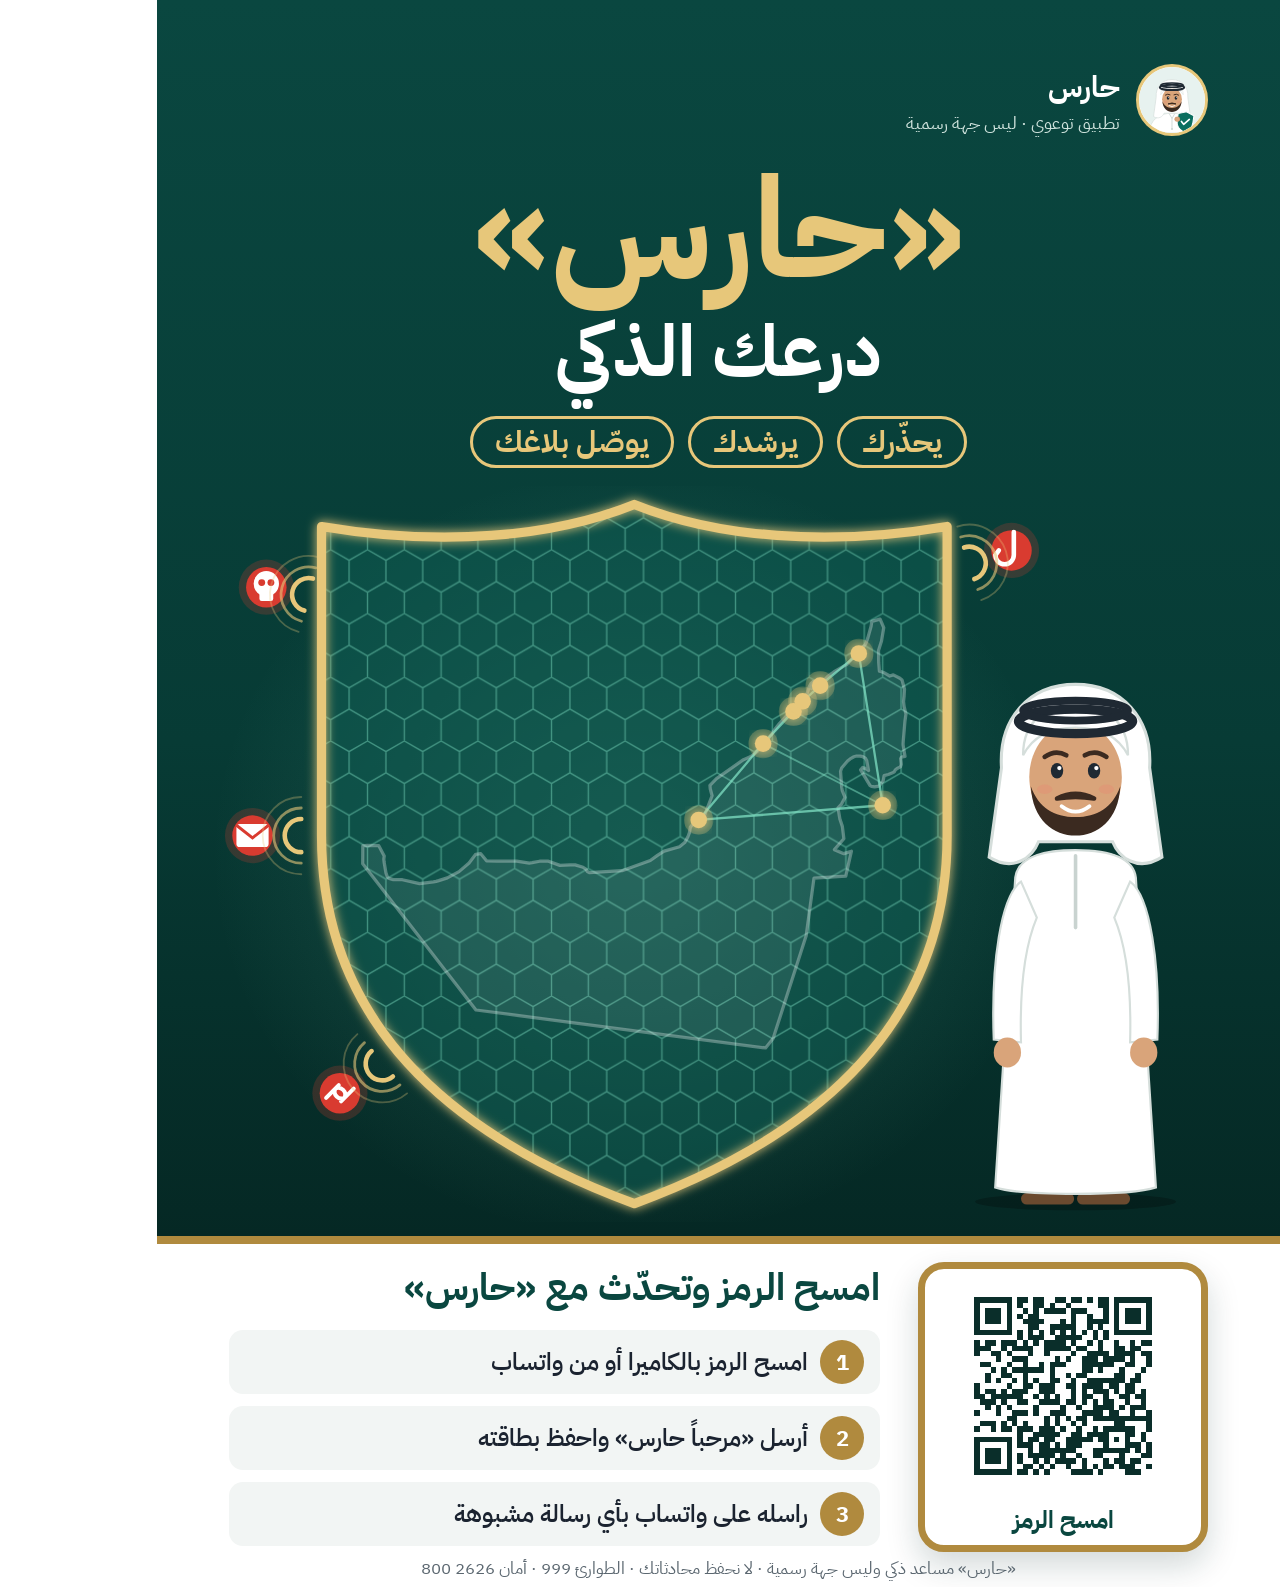
<file: docs/poster/poster.html>
<!doctype html>
<html lang="ar" dir="rtl">
<head>
<meta charset="utf-8">
<title>ملصق حملة «حارس»: درعك الذكي</title>
<link rel="preconnect" href="https://fonts.googleapis.com">
<link href="https://fonts.googleapis.com/css2?family=IBM+Plex+Sans+Arabic:wght@400;500;600;700&amp;display=swap" rel="stylesheet">
<style>
body{margin:0}
*{box-sizing:border-box}
</style>
</head>
<body>
<div dir="rtl" style="width: 1123px; height: 1587px; position: relative; overflow: hidden; background: #FFFFFF; font-family: 'IBM Plex Sans Arabic', Tahoma, sans-serif; color: #1B2330">

  <div aria-hidden="true" style="position: absolute; left: 0; top: 0; width: 1123px; height: 1236px; background: linear-gradient(180deg, #0A4740 0%, #073B35 60%, #052824 100%)"></div>
  <div aria-hidden="true" style="position: absolute; left: 0; top: 1236px; width: 1123px; height: 8px; background: #B08A3E"></div>

  <header style="position: absolute; top: 64px; right: 72px; left: 72px; display: flex; align-items: center; gap: 16px">
    <img src="../../frontend/haris.svg" alt="شعار حارس" style="width: 72px; height: 72px; border-radius: 50%; border: 3px solid #E7C77A; background: #FFFFFF">
    <div style="display: flex; flex-direction: column">
      <strong style="font-size: 30px; color: #FFFFFF">حارس</strong>
      <span style="font-size: 18px; color: #CFE3DD">تطبيق توعوي · ليس جهة رسمية</span>
    </div>
  </header>

  <h1 style="position: absolute; top: 150px; right: 72px; left: 72px; margin: 0; display: flex; flex-direction: column; align-items: center; text-align: center; line-height: 1.15">
    <span style="font-size: 140px; font-weight: 700; color: #E7C77A">«حارس»</span>
    <span style="font-size: 72px; font-weight: 700; color: #FFFFFF; margin-top: 0">درعك الذكي</span>
    <span style="display: flex; gap: 14px; margin-top: 22px; font-size: 30px; font-weight: 700; color: #E7C77A">
      <span style="border: 3px solid #E7C77A; border-radius: 999px; padding: 6px 22px">يحذّرك</span>
      <span style="border: 3px solid #E7C77A; border-radius: 999px; padding: 6px 22px">يرشدك</span>
      <span style="border: 3px solid #E7C77A; border-radius: 999px; padding: 6px 22px">يوصّل بلاغك</span>
    </span>
  </h1>

  <div role="img" aria-label="حارس يقف بجانب درع ذهبي كبير يحتضن خريطة الإمارات وإماراتها السبع متصلة بشبكة رقمية، والفيروسات وروابط الاحتيال وصنارات التصيد ترتد عن حافة الدرع" style="position: absolute; inset: 0; pointer-events: none"></div>
  <svg aria-hidden="true" viewBox="0 0 1123 800" style="position: absolute; left: 0; top: 486px; width: 1123px; height: 736px" preserveAspectRatio="xMidYMid meet">
    <defs>
      <pattern id="phex" width="40" height="69.3" patternUnits="userSpaceOnUse"><path d="M20 0 L40 11.5 L40 34.6 L20 46.2 L0 34.6 L0 11.5 Z M20 46.2 L20 69.3" fill="none" stroke="#7FE0C3" stroke-width="1.5" opacity=".45"/></pattern>
      <filter id="pglow" x="-30%" y="-30%" width="160%" height="160%"><feGaussianBlur stdDeviation="6" result="b"/><feMerge><feMergeNode in="b"/><feMergeNode in="SourceGraphic"/></feMerge></filter>
      <radialGradient id="phalo" cx=".5" cy=".5" r=".5"><stop offset="0" stop-color="#7FE0C3" stop-opacity=".22"/><stop offset="1" stop-color="#7FE0C3" stop-opacity="0"/></radialGradient>
    </defs>
    <ellipse cx="470" cy="400" rx="460" ry="420" fill="url(#phalo)"/>
    <path d="M470 20 C560 56 680 66 810 44 L810 380 C810 590 660 710 470 780 C280 710 130 590 130 380 L130 44 C260 66 380 56 470 20 Z" fill="#0E5A50" opacity=".6"/>
    <path d="M470 20 C560 56 680 66 810 44 L810 380 C810 590 660 710 470 780 C280 710 130 590 130 380 L130 44 C260 66 380 56 470 20 Z" fill="url(#phex)"/>
    <path d="M470 20 C560 56 680 66 810 44 L810 380 C810 590 660 710 470 780 C280 710 130 590 130 380 L130 44 C260 66 380 56 470 20 Z" fill="none" stroke="#E7C77A" stroke-width="10" stroke-linejoin="round" filter="url(#pglow)"/>
    <image href="uae-map-light.svg" x="170" y="140" width="600" opacity=".95"/>
    <line x1="540" y1="363" x2="610" y2="280" stroke="#7FE0C3" stroke-width="2.5" opacity=".75"/><line x1="610" y1="280" x2="643" y2="245" stroke="#7FE0C3" stroke-width="2.5" opacity=".75"/><line x1="643" y1="245" x2="653" y2="234" stroke="#7FE0C3" stroke-width="2.5" opacity=".75"/><line x1="653" y1="234" x2="672" y2="217" stroke="#7FE0C3" stroke-width="2.5" opacity=".75"/><line x1="672" y1="217" x2="714" y2="182" stroke="#7FE0C3" stroke-width="2.5" opacity=".75"/><line x1="714" y1="182" x2="740" y2="347" stroke="#7FE0C3" stroke-width="2.5" opacity=".75"/><line x1="740" y1="347" x2="540" y2="363" stroke="#7FE0C3" stroke-width="2.5" opacity=".75"/><line x1="610" y1="280" x2="740" y2="347" stroke="#7FE0C3" stroke-width="2" opacity=".5"/><circle cx="540" cy="363" r="16" fill="#E7C77A" opacity=".25"/><circle cx="540" cy="363" r="9" fill="#E7C77A" filter="url(#pglow)"/><circle cx="610" cy="280" r="16" fill="#E7C77A" opacity=".25"/><circle cx="610" cy="280" r="9" fill="#E7C77A" filter="url(#pglow)"/><circle cx="643" cy="245" r="16" fill="#E7C77A" opacity=".25"/><circle cx="643" cy="245" r="9" fill="#E7C77A" filter="url(#pglow)"/><circle cx="653" cy="234" r="16" fill="#E7C77A" opacity=".25"/><circle cx="653" cy="234" r="9" fill="#E7C77A" filter="url(#pglow)"/><circle cx="672" cy="217" r="16" fill="#E7C77A" opacity=".25"/><circle cx="672" cy="217" r="9" fill="#E7C77A" filter="url(#pglow)"/><circle cx="714" cy="182" r="16" fill="#E7C77A" opacity=".25"/><circle cx="714" cy="182" r="9" fill="#E7C77A" filter="url(#pglow)"/><circle cx="740" cy="347" r="16" fill="#E7C77A" opacity=".25"/><circle cx="740" cy="347" r="9" fill="#E7C77A" filter="url(#pglow)"/>
    <g transform="translate(70 110) scale(1)"><circle r="30" fill="#D93B30" opacity=".22"/><circle r="22" fill="#D93B30"/><g transform="scale(1.25)"><circle cx="0" cy="-3" r="11" fill="#fff"/><rect x="-6" y="4" width="12" height="8" rx="2" fill="#fff"/><circle cx="-4" cy="-4" r="3" fill="#D93B30"/><circle cx="4" cy="-4" r="3" fill="#D93B30"/></g></g><g transform="translate(116 118) rotate(-75)" fill="none" stroke="#E7C77A" stroke-linecap="round"><path d="M-18 0 a18 18 0 0 1 36 0" stroke-width="5"/><path d="M-30 0 a30 30 0 0 1 60 0" stroke-width="3" opacity=".6"/><path d="M-42 0 a42 42 0 0 1 84 0" stroke-width="2" opacity=".3"/></g>
    
    <g transform="translate(880 70) scale(1)"><circle r="30" fill="#D93B30" opacity=".22"/><circle r="22" fill="#D93B30"/><g transform="scale(1.25)"><path d="M2 -16 V4 a8 8 0 0 1 -16 0 l3 -4" fill="none" stroke="#fff" stroke-width="4" stroke-linecap="round"/></g></g><g transform="translate(834 84) rotate(72)" fill="none" stroke="#E7C77A" stroke-linecap="round"><path d="M-18 0 a18 18 0 0 1 36 0" stroke-width="5"/><path d="M-30 0 a30 30 0 0 1 60 0" stroke-width="3" opacity=".6"/><path d="M-42 0 a42 42 0 0 1 84 0" stroke-width="2" opacity=".3"/></g>
    <g transform="translate(55 380) scale(1)"><circle r="30" fill="#D93B30" opacity=".22"/><circle r="22" fill="#D93B30"/><g transform="scale(1.25)"><rect x="-14" y="-10" width="28" height="20" rx="3" fill="#fff"/><path d="M-14 -9 L0 2 L14 -9" fill="none" stroke="#D93B30" stroke-width="2.5"/></g></g><g transform="translate(108 380) rotate(-90)" fill="none" stroke="#E7C77A" stroke-linecap="round"><path d="M-18 0 a18 18 0 0 1 36 0" stroke-width="5"/><path d="M-30 0 a30 30 0 0 1 60 0" stroke-width="3" opacity=".6"/><path d="M-42 0 a42 42 0 0 1 84 0" stroke-width="2" opacity=".3"/></g>
    <g transform="translate(150 660) scale(1)"><circle r="30" fill="#D93B30" opacity=".22"/><circle r="22" fill="#D93B30"/><g transform="scale(1.25)"><path d="M-12 4 l8 -8 a6 6 0 0 1 8 8 l-3 3 M12 -4 l-8 8 a6 6 0 0 1 -8 -8 l3 -3" fill="none" stroke="#fff" stroke-width="3.5" stroke-linecap="round"/></g></g><g transform="translate(196 628) rotate(-130)" fill="none" stroke="#E7C77A" stroke-linecap="round"><path d="M-18 0 a18 18 0 0 1 36 0" stroke-width="5"/><path d="M-30 0 a30 30 0 0 1 60 0" stroke-width="3" opacity=".6"/><path d="M-42 0 a42 42 0 0 1 84 0" stroke-width="2" opacity=".3"/></g>
    <g transform="translate(700 168) scale(.78)">
      <ellipse cx="320" cy="782" rx="140" ry="12" fill="rgba(0,0,0,.25)"/>
      <path d="M252 770 h58 a8 8 0 0 1 0 16 h-58 a8 8 0 0 1 0-16 Z" fill="#6B4A2F"/>
      <path d="M330 770 h58 a8 8 0 0 1 0 16 h-58 a8 8 0 0 1 0-16 Z" fill="#6B4A2F"/>
      <path d="M236 330 C240 302 272 292 320 292 C368 292 400 302 404 330 L432 762 C396 774 244 774 208 762 Z" fill="#FFFFFF" stroke="#D5DEDB" stroke-width="3"/>
      <path d="M320 300 L320 400" stroke="#C9D3D0" stroke-width="5" stroke-linecap="round"/>
      <path d="M244 336 C216 356 202 450 206 556 L244 560 C242 486 250 424 266 386 Z" fill="#FFFFFF" stroke="#D5DEDB" stroke-width="3"/><ellipse cx="225" cy="574" rx="19" ry="21" fill="#D9A47A"/>
      <path d="M396 336 C424 356 438 450 434 556 L396 560 C398 486 390 424 374 386 Z" fill="#FFFFFF" stroke="#D5DEDB" stroke-width="3"/><ellipse cx="415" cy="574" rx="19" ry="21" fill="#D9A47A"/>
      <g transform="translate(320 190) scale(2.15) translate(-100 -98)">
        <path d="M52 92 C50 60 70 38 100 38 C130 38 150 60 148 92 L156 150 C140 160 128 150 124 140 L76 140 C72 150 60 160 44 150 Z" fill="#FFFFFF" stroke="#D5DEDB" stroke-width="2"/>
        <ellipse cx="100" cy="98" rx="30" ry="35" fill="#D9A47A"/>
        <path d="M66 84 C66 60 82 52 100 52 C118 52 134 60 134 84 C128 72 116 66 100 66 C84 66 72 72 66 84 Z" fill="#FFFFFF" stroke="#D5DEDB" stroke-width="1.5"/>
        <ellipse cx="100" cy="62" rx="37" ry="8" fill="none" stroke="#1F2933" stroke-width="6"/>
        <ellipse cx="100" cy="55" rx="34" ry="6.5" fill="none" stroke="#1F2933" stroke-width="5"/>
        <path d="M80 85 Q87 80 94 84" fill="none" stroke="#3B2A20" stroke-width="3" stroke-linecap="round"/>
        <path d="M106 84 Q113 80 120 85" fill="none" stroke="#3B2A20" stroke-width="3" stroke-linecap="round"/>
        <ellipse cx="88" cy="94" rx="4" ry="5" fill="#1F2933"/>
        <ellipse cx="112" cy="94" rx="4" ry="5" fill="#1F2933"/>
        <circle cx="89.5" cy="92.3" r="1.4" fill="#FFFFFF"/>
        <circle cx="113.5" cy="92.3" r="1.4" fill="#FFFFFF"/>
        <ellipse cx="80" cy="106" rx="5" ry="3" fill="#E58E73" opacity=".45"/>
        <ellipse cx="120" cy="106" rx="5" ry="3" fill="#E58E73" opacity=".45"/>
        <path d="M71 104 C72 126 86 136 100 136 C114 136 128 126 129 104 C124 118 114 124 100 124 C86 124 76 118 71 104 Z" fill="#3B2A20"/>
        <path d="M88 112 Q100 106 112 112 Q100 110 88 112 Z" fill="#3B2A20" stroke="#3B2A20" stroke-width="3" stroke-linejoin="round"/>
        <path d="M91 117 Q100 124 109 117" fill="none" stroke="#FFFFFF" stroke-width="2.5" stroke-linecap="round"/>
      </g>
    </g>
  </svg>

  <div style="position: absolute; top: 1262px; right: 72px; width: 290px; height: 290px; display: flex; flex-direction: column; align-items: center; justify-content: center; gap: 6px; background: #FFFFFF; border: 7px solid #B08A3E; border-radius: 26px; box-shadow: 0 14px 32px rgba(10, 46, 42, 0.18)">
    <img src="qr.svg" alt="رمز واتساب الرسمي لفتح محادثة حارس" style="width: 220px; height: 220px">
    <strong style="font-size: 24px; color: #0A4740">امسح الرمز</strong>
  </div>
  <p style="position: absolute; top: 1262px; right: 400px; left: 72px; margin: 0; font-size: 38px; font-weight: 700; color: #0A4740; line-height: 1.35">امسح الرمز وتحدّث مع «حارس»</p>

  <ol aria-label="ثلاث خطوات" style="position: absolute; top: 1330px; right: 400px; left: 72px; margin: 0; padding: 0; list-style: none; display: flex; flex-direction: column; gap: 12px">
    <li style="display: flex; align-items: center; gap: 12px; padding: 10px 16px; background: #F2F5F4; border-radius: 14px; font-size: 24px; font-weight: 600">
      <span style="flex-shrink: 0; width: 44px; height: 44px; border-radius: 50%; background: #B08A3E; color: #FFFFFF; display: flex; align-items: center; justify-content: center; font-size: 22px; font-weight: 700">1</span>
      امسح الرمز بالكاميرا أو من واتساب
    </li>
    <li style="display: flex; align-items: center; gap: 12px; padding: 10px 16px; background: #F2F5F4; border-radius: 14px; font-size: 24px; font-weight: 600">
      <span style="flex-shrink: 0; width: 44px; height: 44px; border-radius: 50%; background: #B08A3E; color: #FFFFFF; display: flex; align-items: center; justify-content: center; font-size: 22px; font-weight: 700">2</span>
      أرسل «مرحباً حارس» واحفظ بطاقته
    </li>
    <li style="display: flex; align-items: center; gap: 12px; padding: 10px 16px; background: #F2F5F4; border-radius: 14px; font-size: 24px; font-weight: 600">
      <span style="flex-shrink: 0; width: 44px; height: 44px; border-radius: 50%; background: #B08A3E; color: #FFFFFF; display: flex; align-items: center; justify-content: center; font-size: 22px; font-weight: 700">3</span>
      راسله على واتساب بأي رسالة مشبوهة
    </li>
  </ol>

  <p style="position: absolute; top: 1556px; right: 72px; left: 72px; margin: 0; text-align: center; font-size: 17px; color: #5B6770">«حارس» مساعد ذكي وليس جهة رسمية · لا نحفظ محادثاتك · الطوارئ <bdi dir="ltr">999</bdi> · أمان <bdi dir="ltr">800 2626</bdi></p>
</div>
</body>
</html>
</file>
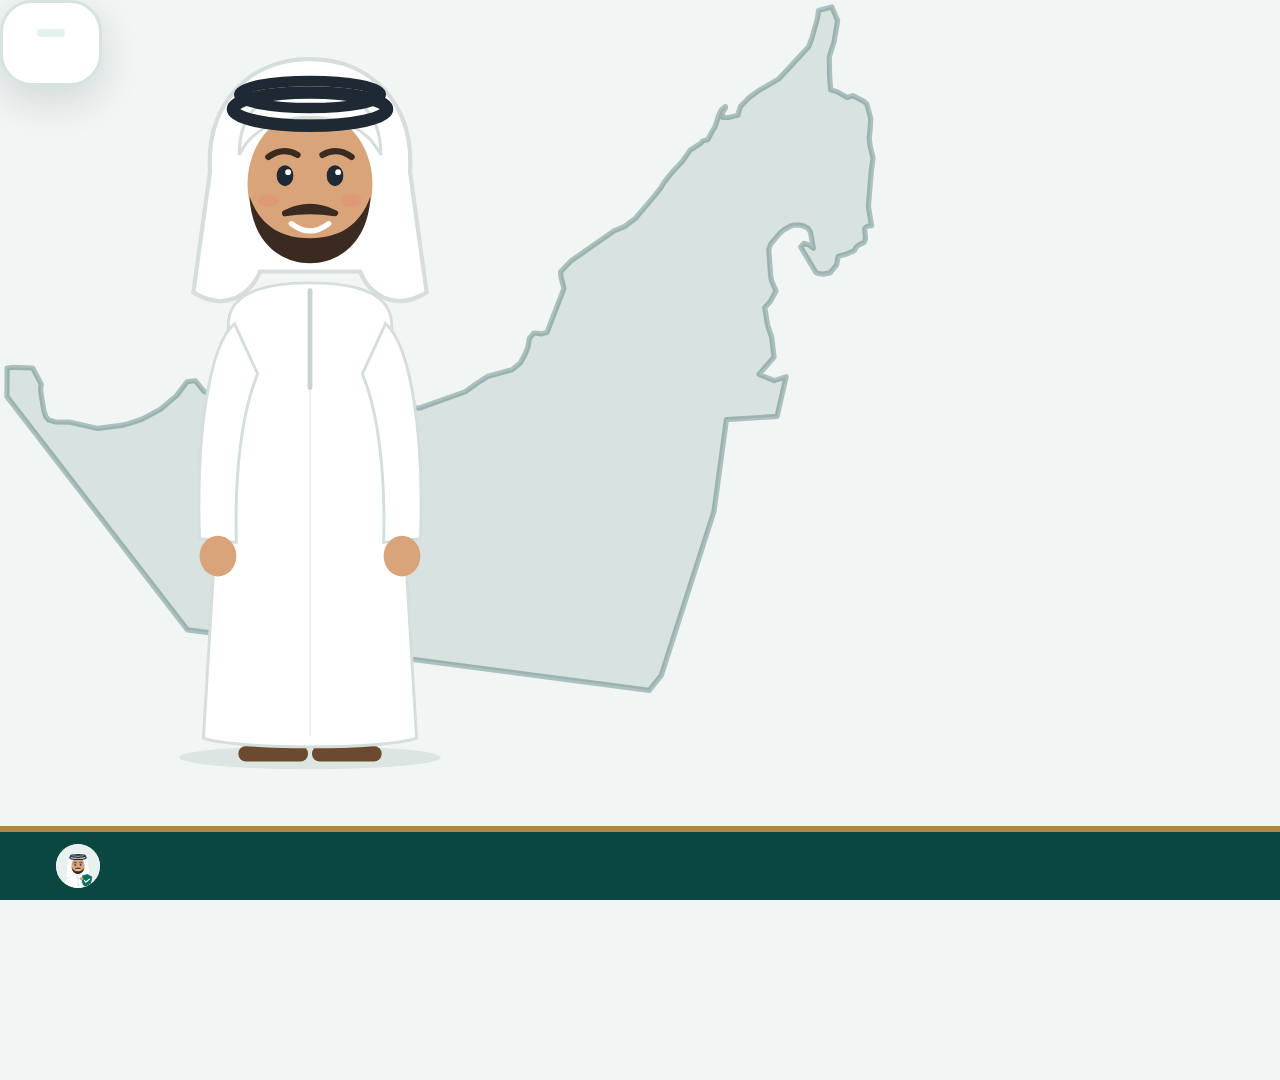
<file: docs/video/journey.html>
<!doctype html>
<html>
<head>
<meta charset="utf-8">
<title>Haris journey</title>
<style>
@font-face { font-family: "IBM Plex Sans Arabic"; font-weight: 400; src: url(fonts/IBMPlexSansArabic-Regular.ttf); }
@font-face { font-family: "IBM Plex Sans Arabic"; font-weight: 500; src: url(fonts/IBMPlexSansArabic-Medium.ttf); }
@font-face { font-family: "IBM Plex Sans Arabic"; font-weight: 600; src: url(fonts/IBMPlexSansArabic-SemiBold.ttf); }
@font-face { font-family: "IBM Plex Sans Arabic"; font-weight: 700; src: url(fonts/IBMPlexSansArabic-Bold.ttf); }
@font-face { font-family: "IBM Plex Sans Devanagari"; font-weight: 400; src: url(fonts/IBMPlexSansDevanagari-Regular.ttf); }
@font-face { font-family: "IBM Plex Sans Devanagari"; font-weight: 600; src: url(fonts/IBMPlexSansDevanagari-SemiBold.ttf); }
@font-face { font-family: "IBM Plex Sans Devanagari"; font-weight: 700; src: url(fonts/IBMPlexSansDevanagari-Bold.ttf); }
* { box-sizing: border-box; margin: 0; padding: 0; }
html, body { width: 1920px; height: 1080px; overflow: hidden; }
body { background: #F1F5F4; color: #1B2330; font-family: var(--font), "IBM Plex Sans Arabic", "Inter", "IBM Plex Sans Devanagari", sans-serif; }
.abs { position: absolute; }
:root { --brand: #0A4740; --gold: #B08A3E; --gold2: #E7C77A; --muted: #5B6770; --line: #DCE4E1; --high: #B42318; --warn: #B54708; --ok: #10633D; }
#map { width: 880px; }
#band { left: 0; right: 0; bottom: 0; height: 74px; background: var(--brand); border-top: 6px solid var(--gold); display: flex; align-items: center; gap: 16px; padding: 0 56px; color: #fff; font-size: 23px; z-index: 20; }
#band img { width: 44px; height: 44px; border-radius: 50%; background: #fff; }
#bubble { background: #fff; border-radius: 32px; padding: 26px 34px 30px; box-shadow: 0 14px 40px rgba(10,46,42,.14); border: 3px solid #D7E3DF; z-index: 12; }
#bubble .tail { position: absolute; width: 0; height: 0; }
#persona { display: inline-block; font-size: 23px; font-weight: 700; color: var(--brand); background: #E4F2EC; border-radius: 12px; padding: 4px 14px; margin-bottom: 12px; }
#cap { font-size: 36px; line-height: 1.55; font-weight: 600; color: #0A2E2A; }
#haris { z-index: 11; }
.scene { position: absolute; }
.ltr { direction: ltr; unicode-bidi: isolate; }

/* phones */
.phone { position: absolute; width: 520px; height: 880px; border-radius: 60px; background: #10181A; padding: 14px; box-shadow: 0 24px 60px rgba(10,46,42,.28); }
.screen { position: relative; width: 100%; height: 100%; border-radius: 47px; overflow: hidden; background: #EFE9E1; display: flex; flex-direction: column; }
.wahead { display: flex; align-items: center; gap: 12px; padding: 44px 18px 14px; background: var(--brand); color: #fff; flex: none; }
.wahead img { width: 54px; height: 54px; border-radius: 50%; background: #fff; }
.wahead b { font-size: 25px; display: flex; align-items: center; gap: 6px; }
.wahead small { display: block; font-size: 17px; opacity: .85; }
.chat { flex: 1; display: flex; flex-direction: column; justify-content: flex-end; gap: 10px; padding: 14px; overflow: hidden; }
.chat > * { flex: none; }
.in, .out { max-width: 88%; padding: 12px 16px; border-radius: 18px; font-size: 21px; line-height: 1.5; background: #fff; box-shadow: 0 1px 1px rgba(0,0,0,.08); }
.in { align-self: flex-start; border-start-start-radius: 4px; }
.out { align-self: flex-end; background: #D9F2DD; border-start-end-radius: 4px; }
.fwd { font-size: 16px; color: var(--muted); font-style: italic; margin-bottom: 4px; }
.risk { font-weight: 700; color: #A11D12; font-size: 23px; margin-bottom: 4px; }
.btns { align-self: flex-start; width: 88%; display: flex; flex-direction: column; gap: 6px; }
.btn { background: #fff; border-radius: 14px; padding: 11px; text-align: center; font-size: 20px; font-weight: 600; color: var(--brand); box-shadow: 0 1px 1px rgba(0,0,0,.08); }
.composer { flex: none; display: flex; align-items: center; gap: 8px; padding: 10px 12px 26px; }
.composer .field { flex: 1; min-height: 46px; border-radius: 23px; background: #fff; display: flex; align-items: center; padding: 6px 16px; font-size: 19px; color: var(--muted); }
.composer .send { flex: none; width: 46px; height: 46px; border-radius: 50%; background: var(--brand); }
.sheet { position: absolute; left: 0; right: 0; bottom: 0; background: #fff; border-radius: 24px 24px 0 0; padding: 18px 18px 30px; box-shadow: 0 -8px 30px rgba(0,0,0,.18); z-index: 3; }
.sheet h4 { font-size: 21px; color: var(--muted); margin-bottom: 8px; }
.rowi { padding: 15px 8px; border-bottom: 1px solid #EEF1F0; font-size: 22px; font-weight: 600; }
.sys { align-self: center; max-width: 92%; text-align: center; font-size: 18px; padding: 6px 14px; border-radius: 10px; background: #FFF6E5; color: #6B4E12; }
.card { align-self: stretch; background: #fff; border-radius: 16px; padding: 14px 16px; font-size: 20px; line-height: 1.5; }
.card.gold { border: 3px solid var(--gold); background: #FFF8E8; }
.card.green { border: 3px solid #1E8E5A; background: #E7F5EE; color: #10633D; font-weight: 700; }
.card.dark { background: var(--brand); color: #fff; font-weight: 700; }
.line { padding: 6px 0; font-weight: 600; }
.voice { display: flex; align-items: center; gap: 10px; background: #E4F2EC; border-radius: 30px; padding: 10px 14px; align-self: stretch; }
.play { width: 40px; height: 40px; border-radius: 50%; background: var(--brand); color: #fff; display: flex; align-items: center; justify-content: center; font-size: 18px; }
.bars { display: flex; gap: 4px; align-items: center; height: 34px; }
.bars i { display: block; width: 5px; border-radius: 3px; background: var(--brand); }
.fld { align-self: stretch; display: flex; justify-content: space-between; align-items: center; background: #fff; border-radius: 12px; padding: 12px 16px; font-size: 21px; }
.fld span { color: var(--muted); }
.tick { width: 24px; height: 24px; border-radius: 50%; background: #1E8E5A; display: inline-flex; align-items: center; justify-content: center; vertical-align: middle; }
.tap { outline: 4px solid var(--gold); outline-offset: 2px; }

/* the dashboard */
.dash { position: absolute; inset: 0; background: #F4F6F5; border-radius: 22px; overflow: hidden; box-shadow: 0 24px 60px rgba(10,46,42,.22); border: 1px solid #D5DFDB; }
.dbar { height: 78px; background: var(--brand); color: #fff; display: flex; align-items: center; gap: 14px; padding: 0 24px; }
.dbar img { width: 46px; height: 46px; border-radius: 50%; background: #fff; }
.dbar b { font-size: 26px; white-space: nowrap; }
.narrow .dtabs { display: none; }
.dtabs { display: flex; gap: 6px; margin-inline-start: 18px; }
.dtabs span { white-space: nowrap; font-size: 19px; padding: 6px 14px; border-radius: 10px; opacity: .8; }
.dtabs span.on { background: rgba(255,255,255,.16); opacity: 1; font-weight: 700; }
.demo { white-space: nowrap; margin-inline-start: auto; background: var(--gold2); color: #3A2A06; font-weight: 700; font-size: 18px; border-radius: 10px; padding: 5px 14px; }
.dbody { position: absolute; top: 78px; inset-inline: 0; bottom: 0; padding: 22px; display: grid; grid-template-columns: 480px 1fr; gap: 20px; }
.queue { position: relative; overflow: hidden; }
.qrow { position: absolute; inset-inline: 0; min-height: 134px; background: #fff; border: 1px solid var(--line); border-inline-start: 8px solid #98a2ab; border-radius: 14px; padding: 12px 16px; display: flex; flex-direction: column; gap: 4px; }
.qrow.critical { border-inline-start-color: #8e1414; } .qrow.financial { border-inline-start-color: var(--high); } .qrow.medium { border-inline-start-color: var(--warn); }
.qtop { display: flex; align-items: center; gap: 6px; flex-wrap: nowrap; }
.pr { display: inline-block; font-size: 16px; font-weight: 700; padding: 2px 12px; border-radius: 999px; color: #fff; white-space: nowrap; }
.pr.critical { background: #8e1414; } .pr.financial { background: var(--high); } .pr.medium { background: var(--warn); } .pr.indicator { background: #98a2ab; }
.sts { font-size: 15px; font-weight: 700; padding: 1px 10px; border-radius: 999px; border: 2px solid currentColor; white-space: nowrap; }
.sts.new { color: var(--high); } .sts.received { color: var(--brand); } .sts.info { color: var(--warn); }
.ref { margin-inline-start: auto; font-size: 15px; font-weight: 700; color: var(--muted); }
.qwhat { font-size: 22px; font-weight: 700; display: flex; gap: 8px; align-items: center; flex-wrap: wrap; }
.qmeta { font-size: 18px; color: var(--muted); }
.chip { display: inline-block; font-size: 16px; font-weight: 700; border-radius: 8px; padding: 2px 10px; background: #E4F2EC; color: var(--brand); white-space: nowrap; }
.chip.soon { background: #FFF1D6; color: #8A5A00; }
.glow { box-shadow: 0 0 0 4px var(--gold2), 0 10px 26px rgba(176,138,62,.35); }
.detail { background: #fff; border: 1px solid var(--line); border-radius: 16px; padding: 18px 22px; display: flex; flex-direction: column; gap: 10px; font-size: 20px; overflow: hidden; }
.dhead { display: flex; align-items: center; gap: 8px; }
.dhead h2 { font-size: 22px; margin-inline-start: auto; color: var(--muted); }
.dtitle { font-size: 27px; font-weight: 700; color: #1B2330; }
.verified { align-self: flex-start; font-size: 18px; font-weight: 700; color: var(--ok); background: #E7F5EE; border-radius: 8px; padding: 3px 12px; }
.hint { border-radius: 10px; padding: 10px 14px; font-size: 20px; font-weight: 600; background: #FEF3F2; color: var(--high); line-height: 1.5; }
.banner { border-radius: 10px; padding: 10px 14px; font-size: 19px; line-height: 1.5; background: #FFF6E2; border: 2px solid var(--gold2); color: #5A3E06; }
.banner b { display: block; }
.langb { border-radius: 10px; padding: 8px 14px; font-size: 18px; background: #EAF1FB; color: #1F4E8C; line-height: 1.5; }
.facts { display: grid; grid-template-columns: max-content 1fr; gap: 6px 18px; font-size: 20px; }
.facts dt { color: var(--muted); } .facts dd { font-weight: 600; }
.detail h3 { font-size: 19px; color: var(--muted); margin-top: 4px; }
blockquote { border-inline-start: 5px solid var(--brand); background: #F4F7F6; border-radius: 8px; padding: 10px 14px; font-size: 21px; line-height: 1.55; }
.orig { border: 2px dashed #C9D3D0; border-radius: 10px; padding: 8px 14px; font-size: 18px; color: var(--muted); }
.orig blockquote { margin-top: 8px; border-inline-start-color: #98a2ab; color: #1B2330; font-size: 20px; }
.acts { display: flex; gap: 10px; margin-top: auto; border-top: 1px solid var(--line); padding-top: 14px; }
.dbtn { font-size: 20px; font-weight: 700; border-radius: 10px; padding: 10px 20px; border: 2px solid var(--brand); color: var(--brand); background: #fff; }
.dbtn.primary { background: var(--brand); color: #fff; }
.timeline { list-style: none; display: flex; flex-direction: column; gap: 8px; font-size: 19px; }
.timeline li { border-inline-start: 4px solid var(--line); padding-inline-start: 12px; }
.timeline li.reply { border-inline-start-color: var(--brand); }
.timeline .note { display: block; background: #F4F7F6; border-radius: 8px; padding: 8px 12px; margin-top: 4px; font-size: 20px; }
.ta { border: 2px solid var(--line); border-radius: 10px; padding: 10px 12px; min-height: 64px; font-size: 21px; background: #fff; }
.dnotif { position: absolute; inset-inline-start: 30px; bottom: 30px; width: 476px; background: rgba(255,255,255,.98); border-radius: 22px; padding: 16px 18px; box-shadow: 0 16px 40px rgba(0,0,0,.28); z-index: 4; border: 1px solid #E2E8E6; }
.napp { display: flex; align-items: center; gap: 8px; font-size: 16px; color: var(--muted); }
.waicon { flex: none; width: 30px; height: 30px; border-radius: 50%; background: #1E8E5A; display: inline-block; }
.dnotif b { display: block; font-size: 21px; margin-top: 6px; line-height: 1.45; }

/* full scenes */
.fullbg { position: absolute; inset: 0; }
.row { position: absolute; inset: 0; display: flex; align-items: center; gap: 90px; padding: 40px 150px 40px; }
.ptxt h1 { font-size: 150px; color: var(--gold); line-height: 1.1; }
.ptxt .tag { font-size: 40px; font-weight: 700; color: var(--brand); margin-top: 10px; line-height: 1.4; }
.ptxt .step { font-size: 34px; font-weight: 600; color: #1B2330; margin-top: 40px; line-height: 1.55; background: #fff; border-radius: 22px; padding: 22px 28px; border: 3px solid #D7E3DF; }
.pbox { position: relative; flex: none; width: 637px; height: 900px; }
.pbox > img { width: 637px; height: 900px; border-radius: 18px; box-shadow: 0 20px 50px rgba(10,46,42,.22); }
.cam { position: absolute; width: 330px; height: 560px; border-radius: 48px; background: #10181A; padding: 12px; box-shadow: 0 24px 60px rgba(0,0,0,.35); }
.cam .view { position: relative; width: 100%; height: 100%; border-radius: 38px; overflow: hidden; background: #2a3436; display: flex; align-items: center; justify-content: center; }
.cam .view img { width: 230px; height: 230px; background: #fff; padding: 10px; border-radius: 8px; }
.corner { position: absolute; width: 270px; height: 270px; border: 5px solid var(--gold2); border-radius: 18px; }
.scanline { position: absolute; left: 40px; right: 40px; height: 4px; background: var(--gold2); box-shadow: 0 0 18px var(--gold2); }
.toast { position: absolute; left: 14px; right: 14px; top: 30px; background: #fff; border-radius: 16px; padding: 12px 14px; font-size: 15px; display: flex; gap: 10px; align-items: center; }
.toast b { display: block; font-size: 16px; }
.lock { position: relative; flex: none; width: 470px; height: 860px; border-radius: 60px; background: #10181A; padding: 14px; box-shadow: 0 24px 60px rgba(0,0,0,.4); }
.lock .scr { width: 100%; height: 100%; border-radius: 47px; background: linear-gradient(170deg, #2C5E57, #12302C); padding: 90px 16px 20px; display: flex; flex-direction: column; gap: 12px; }
.clock { text-align: center; color: #fff; font-size: 76px; font-weight: 300; margin-bottom: 20px; font-family: "Inter", sans-serif; }
.sms { background: rgba(255,255,255,.93); border-radius: 20px; padding: 13px 16px; font-size: 19px; line-height: 1.45; }
.sms b { display: flex; align-items: center; gap: 8px; font-size: 18px; }
.sms b::before { content: ""; width: 26px; height: 26px; border-radius: 7px; background: #34C759; display: inline-block; }
.ptext { color: #fff; display: flex; flex-direction: column; gap: 40px; }
.ptext div { font-size: 58px; font-weight: 700; line-height: 1.4; }
.ptext .gold { color: var(--gold2); font-size: 70px; }

/* wide info scenes */
.panel { position: absolute; inset: 0; background: #fff; border-radius: 28px; box-shadow: 0 24px 60px rgba(10,46,42,.16); padding: 52px 60px; border: 1px solid #DCE5E2; display: flex; flex-direction: column; justify-content: center; }
.panel h2 { font-size: 54px; color: var(--brand); margin-bottom: 40px; }
.grid2 { display: grid; grid-template-columns: 1fr 1fr; gap: 26px; }
.pcard { display: flex; align-items: center; gap: 24px; background: #F1F5F4; border-radius: 24px; padding: 34px; font-size: 35px; font-weight: 700; line-height: 1.45; min-height: 260px; }
.ic { flex: none; width: 92px; height: 92px; border-radius: 50%; background: var(--brand); display: flex; align-items: center; justify-content: center; font-size: 44px; }
.flow { display: flex; align-items: stretch; gap: 0; }
.node { flex: 1; background: #F1F5F4; border-radius: 24px; padding: 26px 18px; text-align: center; display: flex; flex-direction: column; align-items: center; gap: 10px; }
.node .ic { width: 96px; height: 96px; }
.node b { font-size: 29px; color: var(--brand); line-height: 1.3; }
.node > span:not(.ic) { font-size: 22px; color: var(--muted); line-height: 1.45; }
.node.haris { background: var(--brand); } .node.haris b { color: var(--gold2); } .node.haris > span:not(.ic) { color: #CFE3DD; } .node.haris .ic { background: #fff; }
.arrow { flex: none; width: 70px; display: flex; align-items: center; justify-content: center; position: relative; }
.arrow svg { width: 48px; height: 48px; }
[dir="rtl"] .arrow svg { transform: scaleX(-1); }
.fallback { margin-top: 36px; background: #FFF6E2; border: 3px solid var(--gold2); color: #5A3E06; border-radius: 20px; padding: 22px 28px; font-size: 30px; font-weight: 700; }
.tech { margin-top: 26px; display: flex; gap: 12px; flex-wrap: wrap; }
.tech span { direction: ltr; font-size: 22px; font-weight: 600; background: #EEF2F1; color: #33424D; border-radius: 12px; padding: 8px 18px; font-family: "Inter", sans-serif; }
.roles { display: flex; flex-direction: column; gap: 22px; }
.roles .pcard { min-height: 0; padding: 26px 34px; font-size: 44px; }
.tl { display: flex; flex-direction: column; gap: 34px; position: relative; }
.tli { display: flex; gap: 24px; align-items: flex-start; }
.tli .ic { width: 96px; height: 96px; font-size: 44px; }
.tli b { display: block; font-size: 40px; color: var(--brand); }
.tli div > span { display: block; font-size: 29px; color: #33424D; line-height: 1.5; margin-top: 2px; }
.phones4 { display: flex; justify-content: space-between; gap: 22px; min-height: 600px; }
.ph4 { flex: 1; display: flex; flex-direction: column; align-items: center; text-align: center; gap: 12px; }
.ph4 img { width: 232px; height: auto; filter: drop-shadow(0 14px 22px rgba(10,46,42,.22)); }
.ph4 b { font-size: 30px; color: var(--brand); line-height: 1.25; }
.ph4 span { font-size: 22px; color: #33424D; line-height: 1.45; }
.panel h2.tight { margin-bottom: 26px; font-size: 48px; }
.minis { display: flex; justify-content: space-between; gap: 18px; }
.mini { flex: 1; height: 720px; border-radius: 40px; background: #10181A; padding: 10px; box-shadow: 0 18px 40px rgba(10,46,42,.25); }
.mini .scr { width: 100%; height: 100%; border-radius: 31px; background: linear-gradient(170deg, #2C5E57, #12302C); padding: 26px 10px 10px; display: flex; flex-direction: column; gap: 12px; }
.mini .lname { text-align: center; color: #fff; font-size: 24px; font-weight: 700; padding: 6px 0 14px; }
.mini .sms { font-size: 19px; padding: 14px 13px; line-height: 1.5; }
.mini .sms b { font-size: 17px; margin-bottom: 4px; }
.mini .sms b::before { background: #1E8E5A; border-radius: 50%; }
.stopline { margin-top: 26px; text-align: center; font-size: 28px; font-weight: 700; color: var(--brand); }
.prev { display: flex; flex-direction: column; gap: 10px; }
.pv { background: #fff; border: 1px solid var(--line); border-radius: 12px; padding: 10px 14px; font-size: 18px; line-height: 1.5; }
.pv .chip { margin-bottom: 4px; }
.camp { background: #fff; border: 1px solid var(--line); border-radius: 16px; padding: 20px; display: flex; flex-direction: column; gap: 14px; }
.camp .big { font-size: 80px; font-weight: 700; color: var(--high); line-height: 1; font-family: "Inter", sans-serif; }
.spark { display: flex; align-items: flex-end; gap: 8px; height: 150px; padding: 10px; background: #F7F9F8; border-radius: 12px; }
.spark i { flex: 1; background: var(--high); border-radius: 4px 4px 0 0; opacity: .85; }
.approved { background: #E7F5EE; border: 3px solid #1E8E5A; color: #10633D; border-radius: 12px; padding: 12px 16px; font-size: 21px; font-weight: 700; }

/* the end */
.hero { position: absolute; inset: 0; background: var(--brand); overflow: hidden; }
.hero .mapbg { position: absolute; width: 1100px; opacity: .14; }
.heroc { position: absolute; top: 0; bottom: 0; justify-content: center; width: 1150px; display: flex; flex-direction: column; align-items: center; text-align: center; gap: 12px; }
.heroc .s1 { font-size: 130px; font-weight: 700; color: var(--gold2); line-height: 1.1; }
.heroc .s2 { font-size: 72px; font-weight: 700; color: #fff; line-height: 1.3; }
.heroc .chips { display: flex; gap: 14px; margin-top: 8px; }
.heroc .chips span { border: 3px solid var(--gold2); color: var(--gold2); border-radius: 999px; padding: 6px 24px; font-size: 30px; font-weight: 700; }
.heroc .guards { font-size: 38px; font-weight: 700; color: var(--gold2); }
.qrcard { margin-top: 26px; display: flex; align-items: center; gap: 30px; background: #fff; border-radius: 30px; padding: 22px 34px; border: 6px solid var(--gold); }
.qrcard img { width: 230px; height: 230px; }
.qrcard b { font-size: 46px; color: var(--brand); display: block; }
.qrcard span { font-size: 26px; color: #33424D; display: block; margin-top: 8px; max-width: 400px; line-height: 1.45; }
</style>
</head>
<body>
<div id="stage" class="abs" style="inset:0">
  <img id="map" class="abs" src="../poster/uae-map.svg" alt="">
  <div id="scenes"></div>
  <svg id="haris" class="abs" width="620" height="775" viewBox="0 0 640 800" style="overflow:visible">
    <ellipse cx="320" cy="782" rx="135" ry="12" fill="#DCE5E2"/>
    <path d="M254 770 h56 a8 8 0 0 1 0 16 h-56 a8 8 0 0 1 0-16 Z" fill="#6B4A2F"/>
    <path d="M330 770 h56 a8 8 0 0 1 0 16 h-56 a8 8 0 0 1 0-16 Z" fill="#6B4A2F"/>
    <g id="body">
      <path d="M236 330 C240 302 272 292 320 292 C368 292 400 302 404 330 L430 762 C396 774 244 774 210 762 Z" fill="#FFFFFF" stroke="#D5DEDB" stroke-width="3"/>
      <path d="M320 304 L320 760" stroke="#EEF2F1" stroke-width="2"/>
      <path d="M320 300 L320 400" stroke="#C9D3D0" stroke-width="5" stroke-linecap="round"/>
      <g id="armR">
        <path d="M398 334 C424 356 438 450 434 556 L396 560 C398 486 390 424 374 386 Z" fill="#FFFFFF" stroke="#D5DEDB" stroke-width="3"/>
        <ellipse cx="415" cy="574" rx="19" ry="21" fill="#D9A47A"/>
      </g>
      <g id="armL">
        <path d="M242 334 C216 356 202 450 206 556 L244 560 C242 486 250 424 266 386 Z" fill="#FFFFFF" stroke="#D5DEDB" stroke-width="3"/>
        <ellipse cx="225" cy="574" rx="19" ry="21" fill="#D9A47A"/>
      </g>
      <g id="headSway"><g id="head">
        <g transform="translate(320 190) scale(2.15) translate(-100 -98)">
          <path d="M52 92 C50 60 70 38 100 38 C130 38 150 60 148 92 L156 150 C140 160 128 150 124 140 L76 140 C72 150 60 160 44 150 Z" fill="#FFFFFF" stroke="#D5DEDB" stroke-width="2"/>
          <ellipse cx="100" cy="98" rx="30" ry="35" fill="#D9A47A"/>
          <path d="M66 84 C66 60 82 52 100 52 C118 52 134 60 134 84 C128 72 116 66 100 66 C84 66 72 72 66 84 Z" fill="#FFFFFF" stroke="#D5DEDB" stroke-width="1.5"/>
          <ellipse cx="100" cy="62" rx="37" ry="8" fill="none" stroke="#1F2933" stroke-width="6"/>
          <ellipse cx="100" cy="55" rx="34" ry="6.5" fill="none" stroke="#1F2933" stroke-width="5"/>
          <path d="M80 85 Q87 80 94 84" fill="none" stroke="#3B2A20" stroke-width="3" stroke-linecap="round"/>
          <path d="M106 84 Q113 80 120 85" fill="none" stroke="#3B2A20" stroke-width="3" stroke-linecap="round"/>
          <ellipse id="eyeL" cx="88" cy="94" rx="4" ry="5" fill="#1F2933"/>
          <ellipse id="eyeR" cx="112" cy="94" rx="4" ry="5" fill="#1F2933"/>
          <g id="shine"><circle cx="89.5" cy="92.3" r="1.4" fill="#FFFFFF"/><circle cx="113.5" cy="92.3" r="1.4" fill="#FFFFFF"/></g>
          <ellipse cx="80" cy="106" rx="5" ry="3" fill="#E58E73" opacity=".45"/>
          <ellipse cx="120" cy="106" rx="5" ry="3" fill="#E58E73" opacity=".45"/>
          <path d="M71 104 C72 126 86 136 100 136 C114 136 128 126 129 104 C124 118 114 124 100 124 C86 124 76 118 71 104 Z" fill="#3B2A20"/>
          <path d="M88 112 Q100 106 112 112 Q100 110 88 112 Z" fill="#3B2A20" stroke="#3B2A20" stroke-width="3" stroke-linejoin="round"/>
          <path id="smile" d="M91 117 Q100 124 109 117" fill="none" stroke="#FFFFFF" stroke-width="2.5" stroke-linecap="round"/>
          <g id="mouthOpen" opacity="0"><ellipse cx="100" cy="118.6" rx="7.6" ry="4.6" fill="#5A2620"/><path d="M93.2 116.1 Q100 114.4 106.8 116.1" fill="none" stroke="#FFFFFF" stroke-width="1.9" stroke-linecap="round"/><ellipse cx="100" cy="121.4" rx="4.2" ry="1.7" fill="#C9605A"/></g>
        </g>
      </g></g>
    </g>
  </svg>
  <div id="bubble" class="abs"><div class="tail"></div><div id="persona"></div><div id="cap"></div></div>
  <div id="band" class="abs"><img src="../../frontend/haris.svg" alt=""><span id="footer"></span></div>
</div>
<script src="vendor/gsap.min.js"></script>
<script>
const W = 1920;
let D, U, R, rtl = true, starts = [];
const esc = (s) => String(s).replace(/[&<>]/g, (c) => ({ "&": "&amp;", "<": "&lt;", ">": "&gt;" }[c]));
const clamp = (x, a = 0, b = 1) => Math.max(a, Math.min(b, x));
const ease = (x) => { x = clamp(x); return x * x * (3 - 2 * x); };
const lerp = (a, b, x) => a + (b - a) * x;
const TICK = '<span class="tick"><svg width="15" height="15" viewBox="0 0 24 24" fill="none" stroke="#fff" stroke-width="3.4" stroke-linecap="round" stroke-linejoin="round"><path d="m5 12 5 5 9-10"/></svg></span>';
const BADGE = '<svg width="18" height="18" viewBox="0 0 24 24" fill="#E7C77A"><circle cx="12" cy="12" r="10"/><path d="m8 12 3 3 5-6" stroke="#0A4740" stroke-width="2.4" fill="none" stroke-linecap="round"/></svg>';
const ARROW = '<svg viewBox="0 0 24 24" fill="none" stroke="#B08A3E" stroke-width="2.6" stroke-linecap="round" stroke-linejoin="round"><path d="M4 12h15M13 6l6 6-6 6"/></svg>';
const LOGO = "../../frontend/haris.svg";

// Where the scene, Haris, his speech bubble and the map sit, per layout (x is measured from the left in Arabic and mirrored in English).
const MODES = {
  full:  { box: [0, 0, 1920, 1006], haris: null, bubble: null, map: 0 },
  hero:  { box: [0, 0, 1920, 1006], haris: [1260, 215, 600], bubble: null, map: 0 },
  phone: { box: [90, 96, 640, 880], haris: [1250, 200, 620], bubble: [780, 110, 560, "side"], map: 1 },
  wide:  { box: [56, 60, 1240, 926], haris: [1480, 575, 345], bubble: [1330, 80, 560, "down"], map: 0 },
};
const X = (x, w) => (rtl ? x : W - x - w);

const at = (s, inner, extra = "", cls = "") => `<div data-at="${s}" class="${cls}" ${extra}>${inner}</div>`;
function header(title, sub) { return `<div class="wahead"><img src="${LOGO}" alt=""><div><b>${esc(title)} ${BADGE}</b><small>${esc(sub)}</small></div></div>`; }
function composer(text, typed = "") { return `<div class="composer"><div class="field" ${typed}>${esc(text)}</div><div class="send"></div></div>`; }
function phone(inner, style = "") { return `<div class="phone" style="${style}"><div class="screen">${inner}</div></div>`; }
function dbar(tab) {
  const d = U.dash;
  return `<div class="dbar"><img src="${LOGO}" alt=""><b>${esc(d.title)}</b><div class="dtabs">${d.tabs.map((t, i) => `<span class="${i === tab ? "on" : ""}">${esc(t)}</span>`).join("")}</div><span class="demo">${esc(d.demo)}</span></div>`;
}
// A queue row; `slots` is "t:slot,t:slot" (the row slides to each slot at that time).
function qrow(pr, st, what, meta, ref, slots, extra = "", chips = "") {
  const d = U.dash;
  const sts = Array.isArray(st) ? st.map(([a, b, s]) => `<span class="sts ${s}" data-at="${a}" ${b ? `data-until="${b}"` : ""}>${esc(d.st[s])}</span>`).join("") : `<span class="sts ${st}">${esc(d.st[st])}</span>`;
  return `<div class="qrow ${pr}" data-slots="${slots}" ${extra}><div class="qtop"><span class="pr ${pr}">${esc(d.pr[pr])}</span>${sts}<span class="ref ltr">${esc(ref)}</span></div>
    <div class="qwhat">${esc(what)}</div>${chips ? `<div style="display:flex;gap:6px">${chips}</div>` : ""}<div class="qmeta">${esc(meta)}</div></div>`;
}
const facts = (pairs) => `<dl class="facts">${pairs.map(([k, v]) => `<dt>${esc(k)}</dt><dd>${esc(v)}</dd>`).join("")}</dl>`;

function build() {
  const u = U, d = u.dash, ru = R.ru, refs = R.refs;
  const link = (s) => esc(s).replace(/([a-z0-9-]+\.[a-z]{2,})/i, '<b class="ltr" style="color:#1F5FBF;font-weight:500">$1</b>');
  const fake = ["HRS-20261121-91C0D2", "HRS-20261121-3E77A1", "HRS-20261121-C4180B", "HRS-20261121-0A9F5E"];
  const S = {
    poster: `<div class="fullbg"><img src="../poster/uae-map-light.svg" alt="" style="position:absolute;inset-inline-start:-80px;top:120px;width:1200px;opacity:.5"></div>
      <div class="row"><div class="pbox"><img src="../poster/haris-poster.png" alt="">
        <div class="cam" data-cam style="left:330px"><div class="view"><img src="../poster/qr.svg" alt=""><div class="corner"></div><div class="scanline" data-scan></div>
        <div class="toast" data-at="4.4" data-tapat="6.0"><span class="waicon"></span><div><b>WhatsApp</b>${esc(u.poster.open_wa)}</div></div></div></div></div>
        <div class="ptxt"><h1 data-at="0.3">${esc(u.poster.title)}</h1><div class="tag" data-at="0.8">${esc(u.poster.tagline)}</div>
        <div class="step" data-at="2.0">📱 ${esc(u.poster.step)}</div></div></div>`,
    problem: `<div class="fullbg" style="background:#0A4740"></div><div class="row" style="gap:110px">
      <div class="lock"><div class="scr"><div class="clock ltr">8:12</div>
        ${u.problem.sms.map(([a, b], i) => `<div class="sms" data-at="${0.4 + i * 0.9}"><b>${esc(a)}</b>${esc(b)}</div>`).join("")}</div></div>
      <div class="ptext"><div data-at="0.8">${esc(u.problem.l1)}</div><div data-at="4.4">${esc(u.problem.l2)}</div><div class="gold" data-at="8.2">${esc(u.problem.l3)}</div></div></div>`,
    a_check: phone(`${header(u.wa.title, u.wa.verified)}<div class="chat">
      <div class="out" data-at="0.6"><div class="fwd">↪ ${esc(u.wa.forwarded)}</div>${link(u.check.scam)}</div>
      <div class="sys" data-at="1.6" data-until="2.8">${esc(u.wa.typing)}</div>
      <div class="in" data-at="2.8"><div class="risk">🔴 ${esc(u.check.risk)}</div>
        ${u.check.reasons.map((r, i) => `<div data-at="${3.3 + i * 0.6}">• ${esc(r)}</div>`).join("")}</div>
      <div class="in" data-at="6.2">💡 ${esc(u.check.advice)}</div>
      <div class="btns" data-at="8.6"><div class="btn" data-tapat="10.4">${esc(u.wa.report)}</div><div class="btn">${esc(u.wa.scammed)}</div><div class="btn">${esc(u.wa.again)}</div></div>
      </div>${composer(u.wa.composer)}`, "left:60px"),
    site: phone(`${header(u.wa.title, u.wa.verified)}<div class="chat">
      <div class="out" data-at="0.6">${esc(u.site.msg)}<div class="ltr" dir="ltr" style="color:#1F5FBF;font-weight:600;text-align:left">${esc(u.site.url)}</div></div>
      <div class="sys" data-at="1.8" data-until="3.4">🌐 ${esc(u.wa.typing)}</div>
      <div class="in" data-at="3.4"><div class="risk">🔴 ${esc(u.site.risk)}</div>
        <div data-at="4.0" style="font-weight:700;margin-top:6px">${esc(u.site.head)}</div>
        ${u.site.findings.map((r, i) => `<div data-at="${4.6 + i * 0.8}">• ${esc(r)}</div>`).join("")}</div>
      <div class="in" data-at="8.2">💡 ${esc(u.site.advice)}</div>
      </div>${composer(u.wa.composer)}`, "left:60px"),
    ad: phone(`${header(u.wa.title, u.wa.verified)}<div class="chat">
      <div class="out" data-at="0.5" style="font-weight:600">${esc(u.ad.cmd)}</div>
      <div class="in" data-at="1.3">${esc(u.ad.ask)}</div>
      <div class="out" data-at="2.6">${esc(u.ad.text)}</div>
      <div class="sys" data-at="3.6" data-until="5.0">${esc(u.wa.typing)}</div>
      <div class="in" data-at="5.0"><div class="risk">🔴 ${esc(u.ad.risk)}</div>
        ${u.ad.reasons.map((r, i) => `<div data-at="${5.6 + i * 0.7}">• ${esc(r)}</div>`).join("")}</div>
      <div class="in" data-at="7.4">💡 ${esc(u.ad.advice)}</div>
      <div class="btns" data-at="9.2"><div class="btn" data-tapat="10.6">${esc(u.wa.report)}</div><div class="btn">${esc(u.wa.scammed)}</div></div>
      <div class="sys" data-at="11.4">${esc(u.ad.sent)}</div>
      </div>${composer(u.wa.composer)}`, "left:60px"),
    a_help: phone(`${header(u.wa.title, u.wa.verified)}<div class="chat">
      <div class="sys" data-at="0.4">🗓️ ${esc(u.help.later)}</div>
      <div class="btns" data-at="0.8"><div class="btn" data-tapat="1.6">${esc(u.wa.scammed)}</div></div>
      <div class="out" data-at="4.6" style="font-weight:600">${esc(u.wa.cases[0])}</div>
      <div class="in" data-at="5.4"><b>${esc(u.help.title)}</b>
        ${u.help.steps.map((s, i) => `<div data-at="${5.9 + i * 0.7}">${i + 1}. ${esc(s)}</div>`).join("")}
        <div data-at="8.2" style="margin-top:8px;font-weight:700;color:#A11D12">${esc(u.help.emergency)}</div></div>
      </div>${composer(u.wa.composer)}
      <div class="sheet" data-sheet="2.0,4.5"><h4>${esc(u.wa.list_section)}</h4>
        ${u.wa.cases.map((c, i) => `<div class="rowi" ${i === 0 ? 'data-tapat="3.8"' : ""}>${esc(c)}</div>`).join("")}</div>`, "left:60px"),
    a_report: phone(`<div class="wahead"><img src="${LOGO}" alt=""><div><b>${esc(u.wa.title)}</b><small>${esc(u.report.head)}</small></div></div><div class="chat" style="background:#F5F6F4">
      <div class="voice" data-at="0.5"><span class="play">▶</span><div class="bars">${Array.from({ length: 22 }, (_, i) => `<i data-wave="${i}"></i>`).join("")}</div></div>
      ${u.report.fields.map((f, i) => `<div class="fld" data-at="${2.4 + i * 0.5}"><span>${esc(f[0])}</span><b>${esc(f[1])} ${TICK}</b></div>`).join("")}
      <div class="card green" data-at="4.6">📄 ${esc(u.report.ready)}</div>
      <div class="card" data-at="5.6" style="font-weight:600">${esc(u.report.consent)}</div>
      <div class="card dark" data-at="6.6" data-tapat="7.6" style="text-align:center">${esc(u.report.uaepass)}</div>
      <div class="card" data-at="8.4" style="color:#10633D;font-weight:700">${TICK} ${esc(u.report.id_ok)}</div>
      <div class="card gold" data-at="9.6" style="font-weight:700">${esc(u.report.sent)}<div class="ltr" style="font-size:17px;color:#6B4E12;text-align:start">${esc(refs.ahmed)}</div></div>
      </div>`, "left:60px"),
    a_auth: `<div class="dash">${dbar(0)}<div class="dbody"><div class="queue">
      ${qrow("financial", [[0, 9.2, "new"], [9.2, 0, "received"]], d.money, d.a_meta, refs.ahmed, "0:-1,1.2:0", 'data-at="1.2" data-glow="1.2,3.4" data-tapat="3.4"')}
      ${d.queue.map((q, i) => qrow(q[0], q[1], q[2], q[3], fake[i], `0:${i},1.2:${i + 1}`)).join("")}
      </div><div class="detail" data-at="3.8">
        <div class="dhead"><span class="pr financial">${esc(d.pr.financial)}</span><span class="sts new" data-until="9.2">${esc(d.st.new)}</span><span class="sts received" data-at="9.2">${esc(d.st.received)}</span><h2 class="ltr">${esc(refs.ahmed)}</h2></div>
        <div class="dtitle">${esc(d.money)}</div>
        <span class="verified">${esc(d.a_verified)}</span>
        <div class="hint" data-at="5.4" data-glow="5.4,9">${esc(d.a_hint)}</div>
        ${facts(d.a_facts)}
        <h3>${esc(d.story_h)}</h3><blockquote>${esc(d.a_story)}</blockquote>
        <div class="acts"><span class="dbtn primary" data-tapat="8.8">${esc(d.receive)}</span><span class="dbtn">${esc(d.ask)}</span></div>
      </div></div>
      <div class="dnotif" data-at="10.2"><div class="napp"><span class="waicon" style="width:22px;height:22px"></span>${esc(d.notif_app)}</div><b>${esc(d.a_notif)}</b></div></div>`,
    n_chat: phone(`${header(ru.title, ru.status)}<div class="chat">
      <div class="out" data-at="0.6" dir="ltr">${esc(ru.story)}</div>
      <div class="in" data-at="2.2" dir="ltr">${esc(ru.residencyQ)}</div>
      <div class="btns" data-at="2.8" data-until="5.0" dir="ltr"><div class="btn">${esc(ru.resident)}</div><div class="btn" data-tapat="4.0">${esc(ru.visitor)}</div><div class="btn">${esc(ru.minor)}</div></div>
      <div class="out" data-at="5.0" dir="ltr">${esc(ru.visitor)}</div>
      <div class="in" data-at="5.6" dir="ltr">${esc(ru.departureQ)}</div>
      <div class="btns" data-at="6.2" data-until="7.8" dir="ltr"><div class="btn" data-tapat="7.2">${esc(ru.dep3)}</div><div class="btn">${esc(ru.depWeek)}</div></div>
      <div class="out" data-at="7.8" dir="ltr">${esc(ru.dep3)}</div>
      <div class="card dark" data-at="8.6" data-tapat="9.6" style="text-align:center" dir="ltr">🛂 ${esc(ru.passport)}</div>
      <div class="card" data-at="10.4" style="color:#10633D;font-weight:700" dir="ltr">${TICK} ${esc(ru.passportDone)}</div>
      <div class="card gold" data-at="11.6" dir="ltr" style="font-weight:600">${esc(ru.sent)}<div style="font-size:17px">${esc(refs.anna)}</div></div>
      </div>${composer(ru.composer)}`, "left:60px"),
    n_auth: `<div class="dash">${dbar(0)}<div class="dbody"><div class="queue">
      ${qrow("financial", "new", d.n_what, d.n_meta, refs.anna, "0:4,2.6:0", 'data-at="1.0" data-glow="1.0,3.6" data-tapat="3.4"', `<span class="chip">${esc(d.lang_ru)}</span><span class="chip soon">${esc(d.visitor_soon)}</span>`)}
      ${qrow("financial", "received", d.money, d.a_meta2, refs.ahmed, "0:0,2.6:1")}
      ${d.queue.map((q, i) => qrow(q[0], q[1], q[2], q[3], fake[i], `0:${i + 1},2.6:${i + 2}`)).join("")}
      </div><div class="detail" data-at="3.8" style="gap:9px">
        <div class="dhead"><span class="pr financial">${esc(d.pr.financial)}</span><span class="sts new">${esc(d.st.new)}</span><h2 class="ltr">${esc(refs.anna)}</h2></div>
        <span class="verified">${esc(d.n_verified)}</span>
        <div class="banner" data-glow="9.6,13"><b>${esc(d.n_banner)}</b>${esc(d.n_tourism)}</div>
        <div class="langb">${esc(d.n_lang)}</div>
        <h3>${esc(d.story_h)}</h3><blockquote data-glow="5.0,7">${esc(d.n_story)}</blockquote>
        <div class="orig">▾ ${esc(d.original)}<blockquote dir="ltr" data-at="6.6">${esc(ru.story)}</blockquote></div>
      </div></div></div>`,
    n_reply: `<div style="position:absolute;inset:0;display:flex;gap:30px">
      <div style="position:relative;flex:1"><div class="dash narrow">${dbar(0)}<div class="dbody" style="grid-template-columns:1fr"><div class="detail" style="gap:12px">
        <div class="dhead"><span class="pr financial">${esc(d.pr.financial)}</span><span class="sts received" data-until="3.8">${esc(d.st.received)}</span><span class="sts info" data-at="3.8" data-until="10.4">${esc(d.st.info)}</span><span class="sts received" data-at="10.4">${esc(d.st.received)}</span><h2 class="ltr">${esc(refs.anna)}</h2></div>
        <div style="display:flex;gap:8px"><span class="chip">${esc(d.lang_ru)}</span><span class="chip soon">${esc(d.visitor_soon)}</span></div>
        <h3>${esc(d.log)}</h3>
        <ol class="timeline"><li>${esc(d.submitted)}</li><li>${esc(d.received_ev)}</li>
          <li data-at="3.8">${esc(d.asked)}<span class="note">${esc(d.question)}</span></li>
          <li class="reply" data-at="10.4" data-glow="10.4,14">${esc(d.replied)}<span class="note">${esc(d.answer)}</span></li></ol>
        <div class="acts" style="flex-direction:column;gap:8px" data-until="3.8"><b style="font-size:19px">${esc(d.ask_label)}</b>
          <div class="ta" data-type="0.6,2.4" data-full="${esc(d.question)}"></div>
          <div><span class="dbtn primary" data-tapat="3.2">${esc(d.ask)}</span></div></div>
      </div></div></div></div>
      ${phone(`${header(ru.title, ru.status)}<div class="chat" dir="ltr">
        <div class="card gold" style="font-size:18px;opacity:.75">${esc(ru.sent)}</div>
        <div class="in" data-at="4.4"><b>${esc(ru.infoWaiting)}</b><div style="margin:6px 0;font-weight:700">«${esc(ru.question)}»</div>${esc(ru.infoAsk)}</div>
        <div class="in" data-at="5.8" style="font-size:18px">${esc(ru.safety)}</div>
        <div class="out" data-at="9.0">${esc(ru.answer)}</div>
        <div class="in" data-at="9.6">${esc(ru.passed)}</div>
      </div>${composer(ru.composer, `data-type="7.0,1.8" data-full="${esc(ru.answer)}" data-clear="9.0" dir="ltr"`)}`, "position:relative;flex:none;width:420px;height:880px;margin-top:22px")}</div>`,
    child: phone(`${header(u.wa.title, u.wa.verified)}<div class="chat">
      <div class="out" data-at="0.6">${esc(u.child.msg)}</div>
      <div class="in" data-at="2.0">${esc(u.child.residencyQ)}</div>
      <div class="btns" data-at="2.5" data-until="4.4"><div class="btn">${esc(u.child.resident)}</div><div class="btn">${esc(u.child.visitor)}</div><div class="btn" data-tapat="3.7">${esc(u.child.minor)}</div></div>
      <div class="out" data-at="4.4">${esc(u.child.minor)}</div>
      <div class="in" data-at="5.0" style="font-weight:700">💚 ${esc(u.child.calm)}</div>
      <div class="card" data-at="7.0" style="border:3px solid #1E8E5A">${esc(u.child.handoff)}<div class="line" data-at="7.8">${esc(u.child.moi)}</div><div class="line" data-at="8.4">${esc(u.child.moe)}</div></div>
      <div class="btns" data-at="9.4"><div class="btn">${esc(u.child.parent)}</div></div>
      <div class="card" data-at="10.8" style="font-weight:700">${esc(u.child.nodata)}<br>${esc(u.child.nophoto)}</div>
      </div>${composer(u.wa.composer)}`, "left:60px"),
    radar: `<div class="dash">${dbar(1)}<div class="dbody" style="grid-template-columns:460px 1fr"><div class="camp">
        <b style="font-size:25px">${esc(u.radar.campaign)}</b><span class="ltr" style="font-size:21px;color:#1F5FBF;font-weight:600;text-align:start">${esc(u.radar.domain)}</span>
        <div><span class="big" data-count="0.6,3.0,37">0</span> <span style="font-size:22px;font-weight:700">${esc(u.radar.reports)}</span></div>
        <div class="spark" dir="ltr">${[2, 3, 2, 5, 4, 7, 6, 9, 11, 14, 12].map((h, i) => `<i data-grow="${0.6 + i * 0.22},${h}"></i>`).join("")}</div>
        <span class="chip soon" style="align-self:flex-start;font-size:19px" data-until="9.4">⏳ ${esc(u.radar.pending)}</span>
        <div class="approved" data-at="9.4">${esc(u.radar.approved)}</div>
      </div><div class="detail" data-at="3.6" style="gap:10px"><b style="font-size:23px">${esc(u.radar.preview)}</b><div class="prev">
        ${R.alerts.map(([l, name, title, text], i) => `<div class="pv" data-at="${4.0 + i * 0.8}" dir="${["ar", "ur"].includes(l) ? "rtl" : "ltr"}"><span class="chip">${esc(name)}</span><div><b>${esc(title)}</b> ${esc(text)}</div></div>`).join("")}</div>
        <div class="acts" style="margin-top:6px"><span class="dbtn primary" data-tapat="8.9">${esc(u.radar.approve)}</span></div>
      </div></div></div>`,
    broadcast: `<div class="panel" style="padding:44px 40px"><div class="minis">
      ${R.alerts.map(([l, name, title, text], i) => `<div class="mini" data-at="${0.6 + i * 0.7}"><div class="scr"><div class="lname">${esc(name)}</div>
        <div class="sms" dir="${["ar", "ur"].includes(l) ? "rtl" : "ltr"}" data-at="${1.0 + i * 0.7}"><b>${esc(u.broadcast.app)}</b><div style="font-weight:700;margin-bottom:4px">${esc(title)}</div>${esc(text)}</div></div></div>`).join("")}
      </div><div class="stopline" data-at="5.0">${esc(u.broadcast.stop)}</div></div>`,
    privacy: `<div class="panel"><h2 data-at="0.2">🔒 ${esc(u.privacy.title)}</h2><div class="grid2">
      ${u.privacy.items.map(([ic, t], i) => `<div class="pcard" data-at="${0.8 + i * 1.3}"><span class="ic">${ic}</span><span>${esc(t)}</span></div>`).join("")}</div></div>`,
    evidence: `<div class="panel"><h2 data-at="0.2">🧾 ${esc(u.evidence.title)}</h2><div class="grid2">
      ${u.evidence.items.map(([ic, t], i) => `<div class="pcard" data-at="${0.8 + i * 1.3}"><span class="ic">${ic}</span><span>${esc(t)}</span></div>`).join("")}</div></div>`,
    today: `<div class="panel"><h2 data-at="0.2">✅ ${esc(u.today.title)}</h2><div class="grid2">
      ${u.today.items.map(([ic, t], i) => `<div class="pcard" data-at="${0.7 + i * 0.9}"><span class="ic">${ic}</span><span>${esc(t)}</span></div>`).join("")}</div>
      <div class="fallback" data-at="7.0">${esc(u.today.stats)}</div></div>`,
    how: `<div class="panel"><h2 data-at="0.2">⚙️ ${esc(u.how.title)}</h2><div class="flow">
      ${u.how.nodes.map(([ic, b, s], i) => (i ? `<div class="arrow" data-at="${0.4 + i * 1.1}">${ARROW}</div>` : "") + `<div class="node ${i === 1 ? "haris" : ""}" data-at="${0.6 + i * 1.1}"><span class="ic">${i === 1 ? `<img src="${LOGO}" style="width:96px;height:96px;border-radius:50%">` : ic}</span><b>${esc(b)}</b><span>${esc(s)}</span></div>`).join("")}</div>
      <div class="fallback" data-at="5.6">${esc(u.how.fallback)}</div>
      <div class="tech" data-at="7.0">${u.how.tech.map((t) => `<span>${esc(t)}</span>`).join("")}</div></div>`,
    role: `<div class="panel"><h2 data-at="0.2">${esc(u.role.title)}</h2><div class="roles">
      ${u.role.items.map(([ic, t], i) => `<div class="pcard" data-at="${0.8 + i * 1.2}"><span class="ic">${ic}</span><span>${esc(t)}</span></div>`).join("")}</div></div>`,
    assistant: `<div class="panel"><h2 class="tight" data-at="0.2">📱 ${esc(u.assistant.title)}</h2><div class="phones4">
      ${u.assistant.items.map(([b, t], i) => `<div class="ph4" data-at="${(u.captions.assistant[i + 1] || [1 + i * 3])[0] - 0.2}"><img src="img/phone-${D.lang}-p${i + 1}.png" alt=""><b>${esc(b)}</b><span>${esc(t)}</span></div>`).join("")}</div></div>`,
    future: `<div class="panel"><h2 data-at="0.2">🚀 ${esc(u.future.title)}</h2><div class="tl">
      ${u.future.items.map(([ic, b, s], i) => `<div class="tli" data-at="${0.9 + i * 1.6}"><span class="ic">${ic}</span><div><b>${esc(b)}</b><span>${esc(s)}</span></div></div>`).join("")}</div></div>`,
    outro: `<div class="hero"><img class="mapbg" src="../poster/uae-map-light.svg" alt="" style="inset-inline-start:40px;top:160px">
      <div class="heroc" style="inset-inline-end:60px"><div class="s1" data-at="0.3">${esc(u.outro.s1)}</div><div class="s2" data-at="0.8">${esc(u.outro.s2)}</div>
      <div class="chips" data-at="1.3">${u.outro.chips.map((c) => `<span>${esc(c)}</span>`).join("")}</div>
      <div class="guards" data-at="1.8">${esc(u.outro.guards)}</div>
      <div class="qrcard" data-at="2.4"><img src="../poster/qr.svg" alt=""><div style="text-align:start"><b>${esc(u.outro.try)}</b><span>${esc(u.outro.scan)}</span></div></div></div></div>`,
  };
  const root = document.getElementById("scenes");
  D.scenes.forEach((sc, i) => {
    const s = document.createElement("div");
    s.className = "scene"; s.dataset.i = i; s.innerHTML = S[sc.k];
    const [x, y, w, h] = MODES[sc.mode].box;
    Object.assign(s.style, { left: X(x, w) + "px", top: y + "px", width: w + "px", height: h + "px" });
    root.appendChild(s);
  });
}

function init(data) {
  D = data; U = D.ui; R = D.shared;
  rtl = U.dir === "rtl";
  document.documentElement.dir = U.dir;
  document.documentElement.lang = D.lang;
  document.body.style.setProperty("--font", `"${U.font}"`);
  document.getElementById("footer").textContent = U.footer;
  build();
  let t = D.lead;
  starts = D.scenes.map((s) => { const a = t; t += s.dur; return a; });
  const m = document.getElementById("map");
  Object.assign(m.style, { left: X(1010, 880) + "px", top: "270px" });
  if (!rtl) document.getElementById("haris").style.transform = "scaleX(-1)";
  buildMotion();
}

// Haris's motion as one GSAP timeline, seeked to each frame: a blink every 3 seconds, a nod and a
// pointing gesture with every spoken line, and a wave at the end.
let TL;
function buildMotion() {
  const head = document.getElementById("head"), arm = document.getElementById("armL");
  const eyes = [document.getElementById("eyeL"), document.getElementById("eyeR")];
  TL = gsap.timeline({ paused: true });
  gsap.set(head, { svgOrigin: "320 300", rotation: 0, y: 0 });
  gsap.set(arm, { svgOrigin: "244 346", rotation: 18 });
  for (let b = 3; b < D.total; b += 3) {
    TL.to(eyes, { attr: { ry: 0.6 }, duration: 0.07, ease: "power1.in" }, b)
      .to(eyes, { attr: { ry: 5 }, duration: 0.1, ease: "power1.out" }, b + 0.07);
  }
  const sceneAt = (t) => { let k = 0; starts.forEach((s, i) => { if (t >= s) k = i; }); return k; };
  const baseOf = (mode) => (mode === "hero" ? 125 : mode === "full" ? 18 : 48);
  starts.forEach((s, i) => {
    const mode = D.scenes[i].mode, base = baseOf(mode);
    TL.to(arm, { rotation: base, duration: 0.7, ease: "power2.inOut" }, s + 0.05);
    if (mode === "hero") {
      for (let w = 0; w < 4; w++) {
        TL.to(arm, { rotation: base + 14, duration: 0.25, ease: "sine.inOut" }, s + 0.9 + w * 0.5)
          .to(arm, { rotation: base - 8, duration: 0.25, ease: "sine.inOut" }, s + 1.15 + w * 0.5);
      }
      TL.to(arm, { rotation: base, duration: 0.3, ease: "sine.inOut" }, s + 2.95);
    }
  });
  // spoken lines; without a voice, each caption stands in for one
  let speech = D.speech;
  if (!speech.length) {
    speech = [];
    D.scenes.forEach((sc, i) => (U.captions[sc.k] || []).forEach(([at]) => speech.push([starts[i] + at, 3])));
  }
  speech.forEach(([t, len]) => {
    const mode = D.scenes[sceneAt(t)].mode, base = baseOf(mode);
    if (mode === "full") return;
    TL.to(head, { rotation: -2.5, y: 3, duration: 0.22, ease: "power2.out" }, t)
      .to(head, { rotation: 0.8, y: 0, duration: 0.45, ease: "power2.inOut" }, t + 0.22);
    if (len > 3) {
      TL.to(head, { rotation: 1.6, y: 2, duration: 0.3, ease: "sine.inOut" }, t + len * 0.5)
        .to(head, { rotation: 0, y: 0, duration: 0.4, ease: "sine.inOut" }, t + len * 0.5 + 0.3);
    }
    if (mode !== "hero") {
      TL.to(arm, { rotation: base + 12, duration: 0.3, ease: "power2.out" }, t + 0.05)
        .to(arm, { rotation: base - 3, duration: 0.5, ease: "sine.inOut" }, t + 0.35);
      if (len > 2.5) {
        TL.to(arm, { rotation: base + 7, duration: 0.35, ease: "sine.inOut" }, t + len * 0.55)
          .to(arm, { rotation: base, duration: 0.5, ease: "sine.inOut" }, t + len * 0.55 + 0.35);
      }
    }
  });
}

function layout(mode) { return MODES[mode]; }

function render(t) {
  let k = 0;
  starts.forEach((s, i) => { if (t >= s) k = i; });
  const sc = D.scenes[k], dur = sc.dur, lt = t - starts[k];
  const cur = layout(sc.mode), prev = layout((D.scenes[k - 1] || sc).mode);
  const mv = k ? ease((lt + 0.2) / 0.9) : 1;

  // Haris: moves between layouts
  const H = document.getElementById("haris");
  const hp = prev.haris || cur.haris, hc = cur.haris || prev.haris;
  const hop = lerp(prev.haris ? 1 : 0, cur.haris ? 1 : 0, mv);
  if (hc) {
    const w = lerp(hp[2], hc[2], mv), x = lerp(hp[0], hc[0], mv), y = lerp(hp[1], hc[1], mv);
    Object.assign(H.style, { left: X(x, w) + "px", top: y + "px", width: w + "px", height: w * 1.25 + "px", opacity: String(hop), display: hop > 0.01 ? "" : "none" });
  } else H.style.display = "none";
  document.getElementById("map").style.opacity = String(lerp(prev.map, cur.map, mv));

  // speech bubble: persona and timed captions
  const bub = document.getElementById("bubble"), cap = document.getElementById("cap"), per = document.getElementById("persona");
  const caps = U.captions[sc.k] || [];
  let ci = -1;
  caps.forEach(([a], i) => { if (lt >= a) ci = i; });
  if (cur.bubble && caps.length) {
    const [bx, by, bw, tailMode] = cur.bubble;
    Object.assign(bub.style, { left: X(bx, bw) + "px", top: by + "px", width: bw + "px", display: "" });
    const tail = bub.querySelector(".tail");
    tail.removeAttribute("style");
    if (tailMode === "side") {
      Object.assign(tail.style, { top: "70px", borderTop: "26px solid transparent", borderBottom: "26px solid transparent" });
      if (rtl) Object.assign(tail.style, { right: "-26px", borderLeft: "28px solid #fff" }); else Object.assign(tail.style, { left: "-26px", borderRight: "28px solid #fff" });
    } else {
      const off = cur.haris[0] + cur.haris[2] * 0.5 - bx - 26;
      Object.assign(tail.style, { bottom: "-26px", borderLeft: "26px solid transparent", borderRight: "26px solid transparent", borderTop: "28px solid #fff" });
      tail.style.left = (rtl ? off : bw - off - 52) + "px";
    }
    const key = `${k}:${ci}`;
    if (cap.dataset.k !== key) {
      cap.textContent = ci >= 0 ? caps[ci][1] : "";
      const p = (U.persona || {})[sc.k];
      per.textContent = p || ""; per.style.display = p ? "" : "none";
      cap.dataset.k = key;
    }
    const nextAt = ci + 1 < caps.length ? caps[ci + 1][0] : Infinity;
    const co = ci >= 0 ? Math.min(ease((lt - caps[ci][0]) / 0.35), ease((nextAt - lt) / 0.25)) : 0;
    cap.style.opacity = String(co);
    const bo = Math.min(ease((lt - 0.1) / 0.4), ease((dur - lt) / 0.3));
    bub.style.opacity = String(bo);
    bub.style.transform = `translateY(${(1 - bo) * 14}px)`;
  } else bub.style.display = "none";

  // scenes: crossfade, then items appear on time
  document.querySelectorAll(".scene").forEach((s) => {
    const i = +s.dataset.i, st = starts[i], d = D.scenes[i].dur, r = t - st;
    const vis = Math.min(ease((r + 0.4) / 0.4), ease((d - r) / 0.4));
    s.style.opacity = String(vis);
    s.style.visibility = vis > 0 ? "visible" : "hidden";
    s.style.transform = `translateY(${(1 - vis) * 20}px)`;
    if (vis <= 0) return;
    s.querySelectorAll("[data-at],[data-until]").forEach((n) => {
      const a = n.dataset.at ? +n.dataset.at : -1, u = n.dataset.until ? +n.dataset.until : Infinity;
      const on = r >= a && r < u;
      n.style.display = on ? "" : "none";
      if (!n.dataset.slots) {
        const o = ease((r - a) / 0.3);
        n.style.opacity = String(o);
        n.style.transform = `translateY(${(1 - o) * 10}px)`;
      }
    });
    s.querySelectorAll("[data-slots]").forEach((n) => {
      const steps = n.dataset.slots.split(",").map((p) => p.split(":").map(Number));
      let slot = steps[0][1];
      steps.forEach(([a, v], j) => { if (j && r >= a) slot = lerp(steps[j - 1][1], v, ease((r - a) / 0.6)); });
      n.style.top = slot * 150 + "px";
      const a = n.dataset.at ? +n.dataset.at : -1;
      n.style.opacity = String(ease((r - a) / 0.4));
    });
    s.querySelectorAll("[data-tapat]").forEach((n) => {
      const a = +n.dataset.tapat, on = r >= a && r < a + 0.45;
      n.classList.toggle("tap", on);
      n.style.scale = on ? "0.97" : "1";
    });
    s.querySelectorAll("[data-glow]").forEach((n) => {
      const [a, b] = n.dataset.glow.split(",").map(Number);
      n.classList.toggle("glow", r >= a && r < b);
    });
    s.querySelectorAll("[data-type]").forEach((n) => {
      const [a, len] = n.dataset.type.split(",").map(Number), full = n.dataset.full;
      const c = n.dataset.clear ? +n.dataset.clear : Infinity;
      const m = Math.round(clamp((r - a) / len) * full.length);
      const typing = r >= a && r < c && m > 0;
      if (n.classList.contains("field")) {
        n.textContent = typing ? full.slice(0, m) : (n.dataset.ph || (n.dataset.ph = n.textContent));
        n.style.color = typing ? "#1B2330" : "#5B6770";
      } else n.textContent = r >= a ? full.slice(0, m) : "";
    });
    s.querySelectorAll("[data-count]").forEach((n) => {
      const [a, len, to] = n.dataset.count.split(",").map(Number);
      n.textContent = String(Math.round(ease((r - a) / len) * to));
    });
    s.querySelectorAll("[data-grow]").forEach((n) => {
      const [a, h] = n.dataset.grow.split(",").map(Number);
      n.style.height = ease((r - a) / 0.5) * h * 9 + "px";
    });
    const sheet = s.querySelector("[data-sheet]");
    if (sheet) {
      const [a, b] = sheet.dataset.sheet.split(",").map(Number);
      const o = Math.min(ease((r - a) / 0.35), ease((b - r) / 0.3));
      sheet.style.transform = `translateY(${(1 - o) * 110}%)`;
    }
    const cam = s.querySelector("[data-cam]");
    if (cam) {
      const up = ease((r - 1.0) / 1.1), away = ease((r - 7.4) / 1.2);
      cam.style.top = (1000 - up * 660 + away * 900) + "px";
      const scan = s.querySelector("[data-scan]");
      const sp = clamp((r - 2.2) / 2.0);
      scan.style.top = (150 + Math.abs(Math.sin(sp * Math.PI * 2)) * 250) + "px";
      scan.style.opacity = r > 2.2 && r < 4.3 ? "1" : "0";
    }
    s.querySelectorAll("[data-wave]").forEach((n) => {
      const j = +n.dataset.wave;
      n.style.height = (8 + 24 * Math.abs(Math.sin(j * 1.7 + t * 6)) * (r > 0.6 && r < 2.4 ? 1 : 0.3)) + "px";
    });
  });

  // Haris: breathing, then the GSAP timeline (blinks, nods, gestures), then the mouth from the voice
  const bob = Math.sin(t * 2.1) * 4;
  document.getElementById("body").setAttribute("transform", `translate(0 ${bob})`);
  document.getElementById("headSway").setAttribute("transform", `rotate(${Math.sin(t * 1.3) * 1.2} 320 300)`);
  TL.time(Math.min(t, TL.duration()));
  const ry = +document.getElementById("eyeL").getAttribute("ry");
  document.getElementById("shine").style.opacity = ry < 2.5 ? "0" : "1";
  const o = D.lips.length ? (D.lips[Math.min(D.lips.length - 1, Math.round(t * 30))] || 0) : 0;
  const m = document.getElementById("mouthOpen");
  m.setAttribute("opacity", o > 0.04 ? "1" : "0");
  m.setAttribute("transform", `translate(100 118.6) scale(${0.85 + 0.15 * o} ${0.18 + 0.82 * o}) translate(-100 -118.6)`);
  document.getElementById("smile").style.opacity = String(1 - Math.min(1, o * 3));
}
</script>
</body>
</html>
</file>
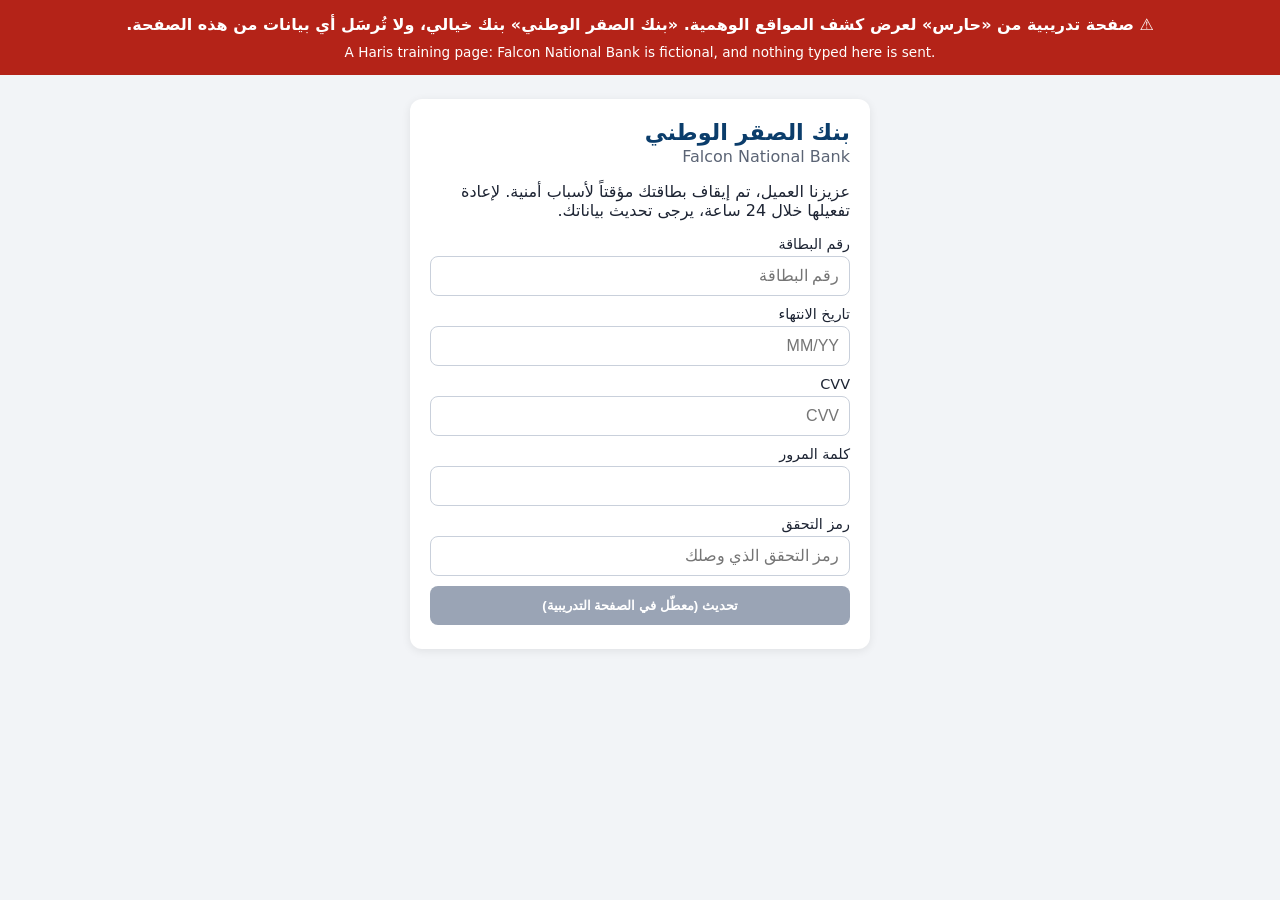
<file: frontend/demo/falcon-bank.html>
<!doctype html>
<html lang="ar" dir="rtl">
<head>
<meta charset="utf-8">
<meta name="viewport" content="width=device-width, initial-scale=1">
<meta name="robots" content="noindex, nofollow">
<title>بنك الصقر الوطني | Falcon National Bank — تحديث بيانات البطاقة</title>
<link rel="stylesheet" href="demo.css">
</head>
<body>
<div class="training">⚠️ صفحة تدريبية من «حارس» لعرض كشف المواقع الوهمية. «بنك الصقر الوطني» بنك خيالي، ولا تُرسَل أي بيانات من هذه الصفحة.<span class="en-note" dir="ltr" lang="en">A Haris training page: Falcon National Bank is fictional, and nothing typed here is sent.</span></div>
<main class="card">
  <h1>بنك الصقر الوطني</h1>
  <p class="en">Falcon National Bank</p>
  <p>عزيزنا العميل، تم إيقاف بطاقتك مؤقتاً لأسباب أمنية. لإعادة تفعيلها خلال 24 ساعة، يرجى تحديث بياناتك.</p>
  <form>
    <label>رقم البطاقة <input type="text" name="card_number" autocomplete="cc-number" placeholder="رقم البطاقة"></label>
    <label>تاريخ الانتهاء <input type="text" name="exp_date" autocomplete="cc-exp" placeholder="MM/YY"></label>
    <label>CVV <input type="text" name="cvv" autocomplete="cc-csc" placeholder="CVV"></label>
    <label>كلمة المرور <input type="password" name="password"></label>
    <label>رمز التحقق <input type="text" name="otp" placeholder="رمز التحقق الذي وصلك"></label>
    <button type="button" disabled>تحديث (معطّل في الصفحة التدريبية)</button>
  </form>
</main>
</body>
</html>
</file>
<file: frontend/ops.css>
/* Reports dashboard: an operations room for the authority (demo). Calm, official, dense.
   The app's look: an emerald top bar, a light pearl rail and work area, teal and gold as the
   identity, red only for danger. No real police branding: the demo badge is always visible. */
:root {
  --navy: #0b5f58; --navy-2: #0f766e; --rail: rgba(255,255,255,.72); --line: #d5ebe6; --line-dark: #d5ebe6;
  --bg: #eef5f3; --card: #FFFFFF; --ink: #10202b; --muted: #5b6b77; --muted-dark: #5b6b77;
  --green: #0d9488; --green-2: #0f766e; --gold: #c8942f; --gold-soft: #f6ecd6;
  --critical: #C62828; --financial: #E06C00; --medium: #2F6FB5; --indicator: #6C7A89; --ok: #1E8E5A;
  --radius: 12px;
}
* { box-sizing: border-box; min-width: 0; }
body { margin: 0; font: 15px/1.6 "IBM Plex Sans Arabic", "Segoe UI", Tahoma, sans-serif; color: var(--ink);
  background: radial-gradient(900px 500px at 50% -10%, rgba(20,184,166,.14), transparent 60%), radial-gradient(700px 500px at 100% 100%, rgba(200,148,47,.08), transparent 60%), var(--bg); background-attachment: fixed; }
bdi { unicode-bidi: isolate; }
button, select, input, textarea { font: inherit; }
:focus-visible { outline: 3px solid var(--gold); outline-offset: 2px; }

/* --- Top bar ------------------------------------------------------------- */
.ops-top { position: sticky; top: 0; z-index: 5; display: flex; align-items: center; gap: 18px; flex-wrap: wrap;
  padding: 10px 20px; background: linear-gradient(135deg, #0b5f58, #0f766e 55%, #14b8a6); color: #fff;
  border-bottom: 3px solid var(--gold); }
.brand { display: flex; align-items: center; gap: 12px; }
.seal { width: 44px; height: 44px; border-radius: 50%; background: #fff; display: grid; place-items: center; border: 2px solid var(--gold); }
.brand h1 { margin: 0; font-size: 19px; font-weight: 700; letter-spacing: 0; }
.brand p { margin: 0; font-size: 12.5px; color: #d4efe9; }
.tabs { display: flex; gap: 4px; }
.tabs a { color: #dff3ef; text-decoration: none; padding: 6px 14px; border-radius: 8px; font-weight: 600; font-size: 14px; }
.tabs a[aria-current="page"] { background: rgba(255,255,255,.18); color: #fff; box-shadow: inset 0 -2px 0 var(--gold); }
.status-strip { margin-inline-start: auto; display: flex; align-items: center; gap: 14px; font-size: 13px; }
.live { display: inline-flex; align-items: center; gap: 6px; color: #e6fffa; }
.live i { width: 8px; height: 8px; border-radius: 50%; background: #35D07F; box-shadow: 0 0 0 3px rgba(53,208,127,.2); }
.live.off { color: #ffe1e1; } .live.off i { background: #F05252; box-shadow: 0 0 0 3px rgba(240,82,82,.2); }
.clock { font-variant-numeric: tabular-nums; color: #fff; font-weight: 600; }
.demo { background: var(--gold); color: #1B1405; font-weight: 700; font-size: 12px; padding: 3px 10px; border-radius: 999px; }

/* --- Layout ---------------------------------------------------------------- */
.ops { display: grid; grid-template-columns: 250px minmax(0, 1fr); min-height: calc(100vh - 67px); }
.side { background: var(--rail); color: var(--ink); padding: 16px 12px 24px; border-inline-end: 1px solid var(--line); backdrop-filter: blur(6px); }
.side-title { margin: 6px 8px 8px; font-size: 12px; color: var(--muted-dark); font-weight: 600; }
.queues { display: grid; gap: 2px; margin-bottom: 18px; }
.q { display: flex; align-items: center; gap: 10px; width: 100%; padding: 9px 10px; border: 0; border-radius: 9px;
  background: transparent; color: var(--ink); text-align: start; cursor: pointer; font-size: 14px; }
.q:hover { background: rgba(13,148,136,.07); }
.q[aria-pressed="true"] { background: rgba(13,148,136,.13); color: var(--navy); font-weight: 700; box-shadow: inset -3px 0 0 var(--gold); }
.q .ic { width: 26px; height: 26px; border-radius: 7px; display: grid; place-items: center; background: #e6f4f1; font-size: 14px; flex: none; }
.q .n { margin-inline-start: auto; min-width: 26px; text-align: center; font-size: 12.5px; font-weight: 700; padding: 1px 7px;
  border-radius: 999px; background: #e6f4f1; color: var(--navy); font-variant-numeric: tabular-nums; }
.q .late { width: 8px; height: 8px; border-radius: 50%; background: #F05252; flex: none; }
.q.sep { margin-top: 8px; border-top: 1px solid var(--line-dark); border-radius: 0; padding-top: 12px; }
.filters { display: grid; gap: 6px; padding: 0 8px; font-size: 13px; }
.filters select { width: 100%; padding: 7px 8px; border-radius: 8px; border: 1px solid var(--line); background: #fff; color: var(--ink); }
.filters .check { display: flex; align-items: center; gap: 8px; margin-top: 4px; }
.by-lang { margin: 10px 8px; font-size: 12px; color: var(--muted-dark); }
.legend { margin: 14px 8px 0; font-size: 12.5px; color: var(--muted); }
.legend summary { cursor: pointer; color: var(--navy); font-weight: 600; }
.legend ul { list-style: none; padding: 0; margin: 8px 0; display: grid; gap: 6px; }
.work { padding: 16px 20px 28px; }

/* --- Login, KPIs, banner ----------------------------------------------------- */
.login { display: flex; gap: 8px; align-items: center; flex-wrap: wrap; background: var(--card); border: 1px solid var(--line);
  border-radius: var(--radius); padding: 12px 16px; margin-bottom: 14px; }
.login[hidden] { display: none; }
.login input { flex: 1; min-width: 200px; padding: 9px 10px; border: 1px solid var(--line); border-radius: 8px; }
.login button, .primary { background: var(--green); color: #fff; border: 0; border-radius: 9px; padding: 9px 18px; font-weight: 700; cursor: pointer; }
.kpis { display: grid; grid-template-columns: repeat(6, minmax(0, 1fr)); gap: 10px; margin-bottom: 12px; }
.kpis div { background: var(--card); border: 1px solid var(--line); border-radius: var(--radius); padding: 10px 14px; border-top: 3px solid var(--green); }
.kpis span { display: block; font-size: 12.5px; color: var(--muted); }
.kpis b { font-size: 26px; font-weight: 700; color: var(--navy); font-variant-numeric: tabular-nums; }
.kpis .hot { border-top-color: var(--critical); } .kpis .hot b { color: var(--critical); }
.kpis .warm { border-top-color: var(--gold); }
.arrived { display: block; width: 100%; margin: 0 0 12px; padding: 12px 16px; border: 0; border-radius: var(--radius);
  background: var(--green); color: #fff; font-weight: 700; text-align: start; cursor: pointer; box-shadow: 0 0 0 3px var(--gold) inset; animation: arrive 1.2s ease-out 2; }
.arrived[hidden] { display: none; }
@keyframes arrive { from { transform: scale(1.015); } to { transform: none; } }
.queue-head { display: flex; align-items: baseline; gap: 12px; flex-wrap: wrap; margin: 4px 0 8px; }
.queue-head h2 { margin: 0; font-size: 18px; color: var(--navy); }
.updated { margin: 0; font-size: 12px; color: var(--muted); }

/* --- Table and detail ------------------------------------------------------- */
.split { display: grid; grid-template-columns: minmax(0, 1.25fr) minmax(0, 1fr); gap: 14px; align-items: start; }
.table { background: var(--card); border: 1px solid var(--line); border-radius: var(--radius); overflow: hidden; }
.thead, .case { display: grid; grid-template-columns: 6px minmax(150px, 1.2fr) minmax(0, 1.6fr) minmax(0, .75fr) minmax(0, .9fr) minmax(0, .7fr) minmax(0, .7fr); gap: 10px; align-items: center; }
.thead { padding: 8px 0 8px 12px; background: #e6f4f1; font-size: 12px; color: var(--muted); font-weight: 600; border-bottom: 1px solid var(--line); }
.rows { max-height: calc(100vh - 290px); overflow-y: auto; }
.case { width: 100%; padding: 10px 0 10px 12px; border: 0; border-bottom: 1px solid var(--line); background: var(--card); text-align: start; cursor: pointer; font-size: 13.5px; color: var(--ink); }
.case:hover { background: #f3faf8; }
.case[aria-pressed="true"] { background: #dcf1ec; }
.case.fresh { background: var(--gold-soft); }
.case.closed { opacity: .6; }
.case .bar { align-self: stretch; border-radius: 0 3px 3px 0; background: var(--indicator); }
.case.critical .bar { background: var(--critical); } .case.financial .bar { background: var(--financial); }
.case.medium .bar { background: var(--medium); }
.case .ref { font-weight: 600; font-size: 12.5px; color: var(--navy); display: block; white-space: nowrap; letter-spacing: -.2px; }
.case small { display: block; color: var(--muted); font-size: 12px; }
.case .what { display: flex; flex-wrap: wrap; gap: 4px; align-items: center; }
.case .what > span:first-child { width: 100%; }
.team-tag { display: inline-flex; align-items: center; gap: 4px; font-size: 12px; font-weight: 600; padding: 2px 8px; border-radius: 999px; background: #e6f4f1; color: var(--navy); }
.team-tag.suggest { background: transparent; border: 1px dashed var(--gold); color: #7A5C1E; }
.sla { font-variant-numeric: tabular-nums; font-size: 12.5px; color: var(--muted); }
.sla.late { color: var(--critical); font-weight: 700; }
.sla.soon { color: var(--financial); font-weight: 600; }
.detail { background: var(--card); border: 1px solid var(--line); border-radius: var(--radius); padding: 16px 18px; position: sticky; top: 82px; max-height: calc(100vh - 100px); overflow-y: auto; }
.empty { color: var(--muted); text-align: center; padding: 30px 10px; }
.head { display: flex; align-items: center; gap: 8px; flex-wrap: wrap; }
.head h2 { margin: 0; font-size: 18px; color: var(--navy); margin-inline-start: auto; }
h3 { font-size: 14.5px; margin: 16px 0 6px; color: var(--navy); }

/* Chips */
.pr, .sts { display: inline-block; font-size: 11.5px; font-weight: 700; padding: 2px 9px; border-radius: 999px; color: #fff; background: var(--indicator); white-space: nowrap; }
.pr.critical { background: var(--critical); } .pr.financial { background: var(--financial); } .pr.medium { background: var(--medium); }
.sts { background: #e6f4f1; color: var(--navy); }
.sts.new { background: #FDECEC; color: var(--critical); } .sts.info_requested { background: #FFF4E0; color: #8A4B00; }
.sts.received { background: #dcf1ec; color: var(--green); } .sts.closed { background: #EEF0F2; color: var(--muted); }
.lang-chip { font-size: 11.5px; padding: 1px 7px; border-radius: 999px; background: #e6f4f1; color: var(--navy); white-space: nowrap; }
.lang-chip.wa { background: #E3F4EA; color: #14633B; }
.lang-chip.warn { background: #FFF4E0; color: #8A4B00; }
.lang-chip.visitor { background: #EEF0FF; color: #3A3F9E; } .lang-chip.visitor.soon { background: #FDECEC; color: var(--critical); }
.lang-chip.camp { background: #F0E8FA; color: #5B2C9A; }
.newreply { font-size: 11.5px; font-weight: 700; color: var(--ok); }

/* Routing card */
.route { margin: 12px 0 4px; border: 1px solid #E5D7B8; background: linear-gradient(180deg, #FFFCF5, #FFF); border-radius: var(--radius); padding: 12px 14px; }
.route .rt { display: flex; align-items: center; gap: 8px; flex-wrap: wrap; }
.route .rt b { font-size: 14px; color: var(--navy); }
.route ul { margin: 6px 0 8px; padding-inline-start: 18px; font-size: 13px; color: var(--muted); }
.route .row { display: flex; gap: 8px; flex-wrap: wrap; align-items: center; margin-top: 8px; }
.route select, .route input { padding: 7px 8px; border: 1px solid var(--line); border-radius: 8px; background: #fff; }
.route input { flex: 1; min-width: 160px; }
.route .deadline { font-size: 12.5px; }
.steps-box { display: flex; flex-wrap: wrap; gap: 6px; margin-top: 8px; }
.steps-box button { border: 1px solid var(--line); background: #fff; color: var(--navy); border-radius: 8px; padding: 6px 10px; font-size: 13px; cursor: pointer; }
.steps-box button:hover { border-color: var(--green); }
.steps-box button.done { background: #dcf1ec; border-color: #b7e0d7; color: var(--green); cursor: default; }

/* Facts, quotes, timeline, actions */
.facts { display: grid; grid-template-columns: 9em minmax(0, 1fr); gap: 4px 10px; margin: 10px 0; font-size: 13.5px; }
.facts dt { color: var(--muted); } .facts dd { margin: 0; }
.ids { display: flex; flex-wrap: wrap; gap: 6px; }
.id { background: var(--bg); border: 1px solid var(--line); border-radius: 8px; padding: 2px 8px; font-size: 13.5px; }
blockquote { margin: 0; padding: 10px 12px; background: var(--bg); border-inline-start: 3px solid var(--green); border-radius: 8px; white-space: pre-wrap; }
blockquote.translated { border-inline-start-color: var(--gold); }
details.original summary { cursor: pointer; font-size: 12.5px; color: var(--muted); margin-top: 6px; }
.verified { display: inline-block; margin-top: 8px; font-size: 12.5px; color: var(--ok); }
.verified.no { color: var(--muted); }
.hint { margin: 10px 0 0; padding: 8px 12px; border-radius: 8px; font-size: 13px; background: #FDECEC; color: #7A1515; }
.hint.financial { background: #FFF1E0; color: #7A3D00; }
.visitor-banner, .lang-banner { margin: 10px 0 0; padding: 8px 12px; border-radius: 8px; font-size: 13px; background: #EEF0FF; display: grid; gap: 2px; }
.visitor-banner.soon { background: #FDECEC; }
.lang-banner.warn { background: #FFF4E0; }
.timeline { list-style: none; padding: 0; margin: 0; border-inline-start: 2px solid var(--line); }
.timeline li { position: relative; padding: 0 14px 10px; font-size: 13px; display: grid; gap: 2px; }
.timeline li::before { content: ""; position: absolute; inset-inline-start: -6px; top: 6px; width: 10px; height: 10px; border-radius: 50%; background: var(--line); }
.timeline li.received::before, .timeline li.assigned::before { background: var(--green); }
.timeline li.team_step::before { background: var(--gold); }
.timeline li.info_requested::before { background: var(--financial); }
.timeline li.reply::before { background: var(--medium); } .timeline li.closed::before { background: var(--muted); }
.timeline time { color: var(--muted); font-size: 12px; font-variant-numeric: tabular-nums; }
.note { white-space: pre-wrap; } .note.small { font-size: 12px; color: var(--muted); } .note.translated { color: #6A4A12; }
.act { margin-top: 14px; border-top: 1px solid var(--line); padding-top: 12px; display: grid; gap: 8px; }
.act label { font-size: 13px; font-weight: 600; }
.act textarea { width: 100%; min-height: 70px; padding: 8px 10px; border: 1px solid var(--line); border-radius: 8px; resize: vertical; }
.hint-small { margin: 0; font-size: 12px; color: var(--muted); }
.actions { display: flex; gap: 8px; flex-wrap: wrap; }
.actions button, .route button { border: 1px solid var(--line); background: #fff; color: var(--navy); border-radius: 9px; padding: 8px 14px; font-weight: 600; cursor: pointer; }
.actions button.primary, .route button.primary { background: var(--green); border-color: var(--green); color: #fff; }
.actions button.armed { background: var(--critical); border-color: var(--critical); color: #fff; }
.err { color: var(--critical); font-size: 13px; margin: 0; }

/* --- Narrow screens --------------------------------------------------------- */
@media (max-width: 1100px) {
  .split { grid-template-columns: minmax(0, 1fr); }
  .detail { position: static; max-height: none; }
  .kpis { grid-template-columns: repeat(3, minmax(0, 1fr)); }
}
@media (max-width: 800px) {
  .ops { grid-template-columns: minmax(0, 1fr); }
  .side { border-inline-end: 0; }
  .queues { display: flex; overflow-x: auto; gap: 6px; }
  .q { width: auto; flex: none; }
  .legend, .by-lang { display: none; }
  .thead { display: none; }
  .case { grid-template-columns: 6px minmax(0, 1fr) minmax(0, 1fr); row-gap: 4px; }
  .case > :nth-child(n+4) { grid-column: 2 / -1; }
  .kpis { grid-template-columns: repeat(2, minmax(0, 1fr)); }
  .status-strip .clock { display: none; }
  .filters, .side-title.filters-title { display: none; }
  .kpis b { font-size: 21px; }
  .side { padding: 10px 10px 12px; }
}
@media (prefers-reduced-motion: reduce) { .arrived { animation: none; } }
.id .ev-link { color: var(--green); font-weight: 600; text-decoration: none; white-space: nowrap; }
.id .ev-link:hover { text-decoration: underline; }
</file>
<file: frontend/evidence.css>
/* Takedown evidence page. Builds on ops.css; prints cleanly for the case file. */
.ev { max-width: 980px; margin: 0 auto; padding: 20px 16px 48px; }
.ev h2 { margin: 6px 0 4px; font-size: 22px; }
.ev-lead { margin: 0 0 16px; color: var(--muted); }
.ev-ask { display: flex; flex-wrap: wrap; gap: 8px; align-items: center; background: var(--card); border: 1px solid var(--line);
  border-radius: var(--radius); padding: 12px; }
.ev-ask label { font-weight: 600; }
.ev-ask input { flex: 1 1 320px; padding: 9px 12px; border: 1px solid var(--line); border-radius: 8px; text-align: left; }
.ev-ask button, .ev-actions button, .ev-draft button { border: 0; border-radius: 8px; padding: 9px 16px; font-weight: 600; cursor: pointer;
  background: var(--green); color: #fff; }
.ev-ask button[disabled] { opacity: .6; cursor: progress; }
.ev-status { min-height: 1.6em; margin: 10px 2px; color: var(--muted); }
.ev-status.err { color: var(--critical); }

.ev-file { display: grid; gap: 14px; }
.ev-card { background: var(--card); border: 1px solid var(--line); border-radius: var(--radius); padding: 14px 16px; }
.ev-card h3 { margin: 0 0 8px; font-size: 16px; }
.ev-head { display: flex; flex-wrap: wrap; align-items: center; gap: 10px; }
.ev-risk { padding: 3px 12px; border-radius: 999px; font-weight: 700; color: #fff; }
.ev-risk.high { background: var(--critical); }
.ev-risk.medium { background: var(--financial); }
.ev-risk.low { background: var(--indicator); }
.ev-domain { font-size: 18px; font-weight: 700; direction: ltr; unicode-bidi: isolate; }
.ev-notes { margin: 10px 0 0; padding: 10px 12px; background: var(--gold-soft); border-radius: 8px; }
.ev-notes p { margin: 4px 0; }
.ev-facts { display: grid; grid-template-columns: max-content 1fr; gap: 4px 14px; margin: 0; }
.ev-facts dt { color: var(--muted); }
.ev-facts dd { margin: 0; overflow-wrap: anywhere; }
.ev-facts .ltr { direction: ltr; unicode-bidi: isolate; text-align: right; }
.ev-findings { margin: 0; padding-inline-start: 20px; }
.ev-findings li { margin: 2px 0; }
.ev-missing { color: var(--muted); font-style: italic; }
.ev-draft { border-top: 1px dashed var(--line); padding-top: 12px; margin-top: 12px; }
.ev-draft:first-of-type { border-top: 0; margin-top: 0; padding-top: 0; }
.ev-draft h4 { margin: 0 0 6px; }
.ev-draft pre { margin: 8px 0; padding: 10px 12px; background: var(--bg); border-radius: 8px; white-space: pre-wrap;
  overflow-wrap: anywhere; font: 13.5px/1.55 ui-monospace, Menlo, Consolas, monospace; }
.ev-draft pre[dir="ltr"] { text-align: left; }
.ev-draft .ev-btns { display: flex; flex-wrap: wrap; gap: 8px; }
.ev-draft a.mail { display: inline-block; padding: 9px 16px; border-radius: 8px; background: var(--gold); color: #fff; font-weight: 600;
  text-decoration: none; }
.ev-warn { margin: 0 0 10px; color: var(--financial); font-weight: 600; }
.ev-actions { display: flex; gap: 8px; justify-content: flex-start; }

@media print {
  .ops-top, .ev-ask, .ev-status, .ev-actions, .ev-btns, .login, .ev-lead { display: none !important; }
  body { background: #fff; }
  .ev-card { break-inside: avoid; border-color: #bbb; }
}
</file>
<file: frontend/splash.css>
/* Haris's opening, shared by the chat and the authority's dashboards: the UAE map draws itself,
   the seven emirates light up and link, a shield closes around them and the threats break on it. */
.splash {
  --brand: #0d9488; --brand-2: #14b8a6; --brand-deep: #0f766e; --gold: #c8942f; --text: #10202b; --muted: #5b6b77;
  font-family: system-ui, "SF Arabic", "Segoe UI", Tahoma, "IBM Plex Sans Arabic", "Noto Sans Arabic", sans-serif;
}
.splash-sprite { position: absolute; width: 0; height: 0; overflow: hidden; }
.splash {
  position: fixed;
  inset: 0;
  z-index: 50;
  display: flex;
  flex-direction: column;
  align-items: center;
  justify-content: center;
  gap: 8px;
  background:
    radial-gradient(600px 420px at 50% 38%, rgba(20, 184, 166, .18), transparent 70%),
    linear-gradient(180deg, #fbfdfd, #e8f5f2);
  cursor: pointer;
  /* Without JavaScript the opening still steps aside on its own */
  animation: splash-out .45s ease-in 4s forwards;
}
.splash.leave { animation: splash-out .45s ease-in forwards; }
@keyframes splash-out { to { opacity: 0; visibility: hidden; } }
.splash-art { width: min(78vw, 360px); height: auto; overflow: visible; }
.splash .sh-glow { fill: rgba(20, 184, 166, .10); stroke: none; opacity: 0; }
.splash .sh-line { fill: none; stroke: url(#g-shield); stroke-width: 14; stroke-linejoin: round; stroke-dasharray: 1; stroke-dashoffset: 1; }
.splash .land { fill: url(#g-land); opacity: 0; }
.splash .coast { fill: none; stroke: var(--brand-deep); stroke-width: 5; stroke-linejoin: round; stroke-dasharray: 1; stroke-dashoffset: 1; }
.splash .link { stroke: var(--gold); stroke-width: 5; stroke-linecap: round; stroke-dasharray: 1; stroke-dashoffset: 1; }
.splash .core { fill: var(--gold); stroke: #fff; stroke-width: 4; transform-box: fill-box; transform-origin: center; transform: scale(0); }
.splash .ripple { fill: none; stroke: var(--brand); stroke-width: 4; transform-box: fill-box; transform-origin: center; opacity: 0; }
.splash .bug { fill: #e53935; stroke: #fff; stroke-width: 6; opacity: 0; transform-box: fill-box; transform-origin: center; }
.splash .burst { fill: none; stroke: #e53935; stroke-width: 6; opacity: 0; transform-box: fill-box; transform-origin: center; }
.splash-text { display: flex; flex-direction: column; align-items: center; gap: 4px; text-align: center; padding: 0 24px; opacity: 0; }
.splash-text strong {
  font-size: 2.6rem;
  line-height: 1.1;
  background: linear-gradient(90deg, var(--brand-deep), var(--brand-2), var(--gold));
  -webkit-background-clip: text;
  background-clip: text;
  color: transparent;
}
.splash-text span { font-size: 1rem; color: var(--text); font-weight: 600; }
.splash-text small { font-size: .74rem; color: var(--muted); letter-spacing: .04em; }

.splash.play .coast { animation: draw 1.1s ease-out .1s forwards; }
.splash.play .land { animation: fade-in .6s ease-out .8s forwards; }
.splash.play .node .core { animation: pop .35s cubic-bezier(.3, 1.6, .5, 1) forwards; }
.splash.play .node .ripple { animation: ripple 1.4s ease-out forwards; }
.splash.play .n1 .core, .splash.play .n1 .ripple { animation-delay: .9s; }
.splash.play .n2 .core, .splash.play .n2 .ripple { animation-delay: 1s; }
.splash.play .n3 .core, .splash.play .n3 .ripple { animation-delay: 1.08s; }
.splash.play .n4 .core, .splash.play .n4 .ripple { animation-delay: 1.16s; }
.splash.play .n5 .core, .splash.play .n5 .ripple { animation-delay: 1.24s; }
.splash.play .n6 .core, .splash.play .n6 .ripple { animation-delay: 1.32s; }
.splash.play .n7 .core, .splash.play .n7 .ripple { animation-delay: 1.4s; }
.splash.play .link { animation: draw .5s ease-out 1.35s forwards; }
.splash.play .sh-glow { animation: fade-in .8s ease-out 1.9s forwards; }
.splash.play .sh-line { animation: draw 1s cubic-bezier(.6, 0, .3, 1) 1.5s forwards, shield-glow 1.2s ease-out 2.5s; }
.splash.play .bug { animation: threat-in .7s ease-in forwards; }
.splash.play .burst { animation: burst .6s ease-out forwards; }
.splash.play .t1 .bug { --dx: -384px; --dy: -96px; animation-delay: 2.15s; }
.splash.play .t2 .bug { --dx: 408px; --dy: -144px; animation-delay: 2.25s; }
.splash.play .t3 .bug { --dx: -360px; --dy: 216px; animation-delay: 2.35s; }
.splash.play .t4 .bug { --dx: 384px; --dy: 288px; animation-delay: 2.2s; }
.splash.play .t5 .bug { --dx: 0px; --dy: -408px; animation-delay: 2.3s; }
.splash.play .t6 .bug { --dx: -192px; --dy: 384px; animation-delay: 2.4s; }
.splash.play .t1 .burst { animation-delay: 2.85s; }
.splash.play .t2 .burst { animation-delay: 2.95s; }
.splash.play .t3 .burst { animation-delay: 3.05s; }
.splash.play .t4 .burst { animation-delay: 2.9s; }
.splash.play .t5 .burst { animation-delay: 3s; }
.splash.play .t6 .burst { animation-delay: 3.1s; }
.splash.play .splash-text { animation: rise .6s ease-out 2.4s forwards; }

@keyframes draw { to { stroke-dashoffset: 0; } }
@keyframes fade-in { to { opacity: 1; } }
@keyframes pop { to { transform: scale(1); } }
@keyframes rise { from { opacity: 0; transform: translateY(10px); } to { opacity: 1; transform: none; } }
@keyframes threat-in {
  0% { opacity: 0; transform: translate(var(--dx), var(--dy)) scale(.6); }
  25% { opacity: 1; }
  95% { opacity: 1; transform: translate(0, 0) scale(1); }
  100% { opacity: 0; transform: translate(0, 0) scale(.2); }
}
@keyframes burst { 0% { opacity: .9; transform: scale(1); } 100% { opacity: 0; transform: scale(3.2); } }
@keyframes shield-glow { 0% { filter: drop-shadow(0 0 0 rgba(20, 184, 166, 0)); } 40% { filter: drop-shadow(0 0 22px rgba(20, 184, 166, .9)); } 100% { filter: drop-shadow(0 0 0 rgba(20, 184, 166, 0)); } }

@media (prefers-reduced-motion: reduce) {
  .splash .coast, .splash .link, .splash .sh-line { stroke-dashoffset: 0; }
  .splash .land, .splash-text, .splash .sh-glow { opacity: 1; }
  .splash .core { transform: none; }
  .splash.play * { animation: none !important; }
  .splash { animation-delay: 1.2s; }
}

@keyframes ripple { 0% { opacity: .9; transform: scale(1); } 100% { opacity: 0; transform: scale(4.5); } }
</file>
<file: frontend/demo/demo.css>
body { margin: 0; font-family: system-ui, sans-serif; background: #f2f4f7; color: #1d2433; }
.training { background: #b42318; color: #fff; padding: 12px 16px; font-weight: 700; text-align: center; line-height: 1.6; }
.card { max-width: 420px; margin: 24px auto; background: #fff; border-radius: 12px; padding: 20px 20px 24px; box-shadow: 0 2px 10px rgba(0,0,0,.08); }
h1 { margin: 0; color: #0b3d6b; font-size: 1.4rem; }
.en { margin: 2px 0 14px; color: #5b6475; }
form { display: grid; gap: 10px; margin-top: 12px; }
label { display: grid; gap: 4px; font-size: .9rem; }
input { padding: 10px; border: 1px solid #c9d0db; border-radius: 8px; font-size: 1rem; }
button { padding: 12px; border: 0; border-radius: 8px; background: #9aa4b5; color: #fff; font-weight: 700; }
.en-note { display: block; margin-top: 4px; font-weight: 500; font-size: .85rem; }
</file>
